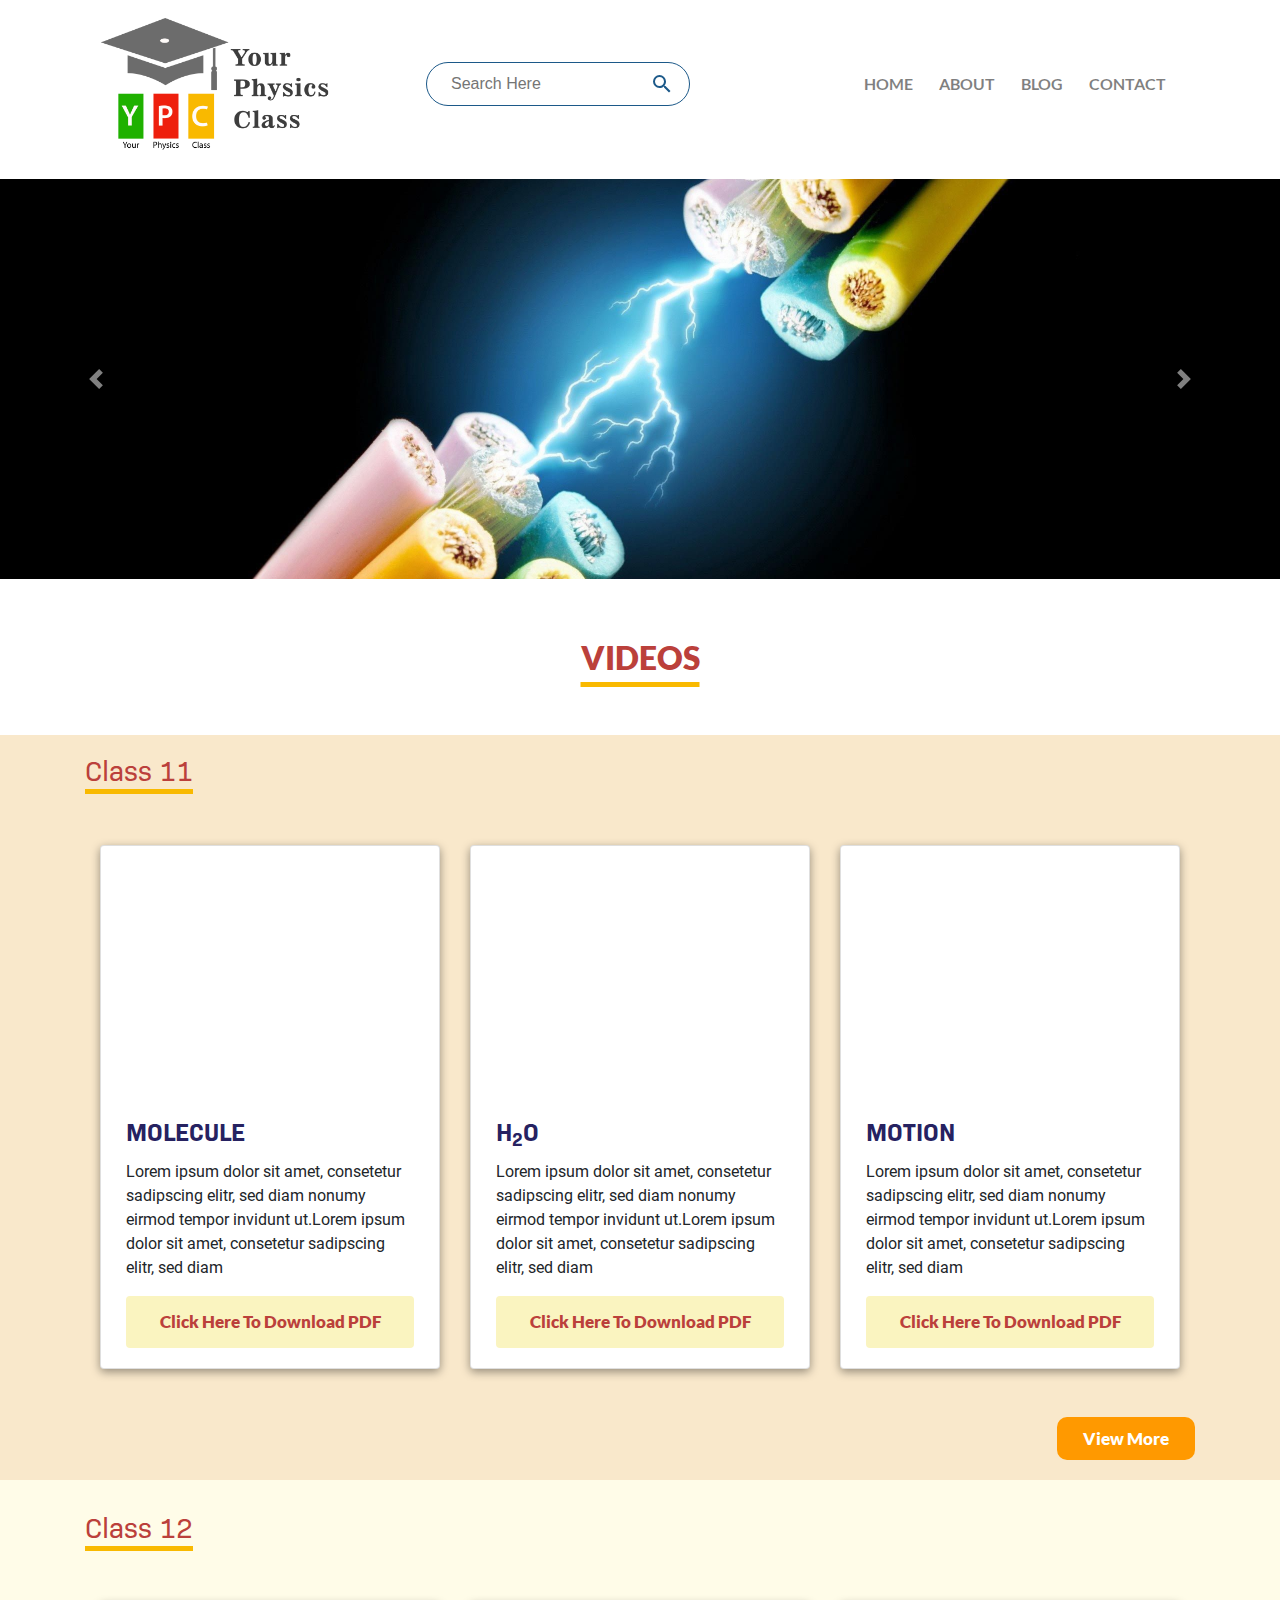
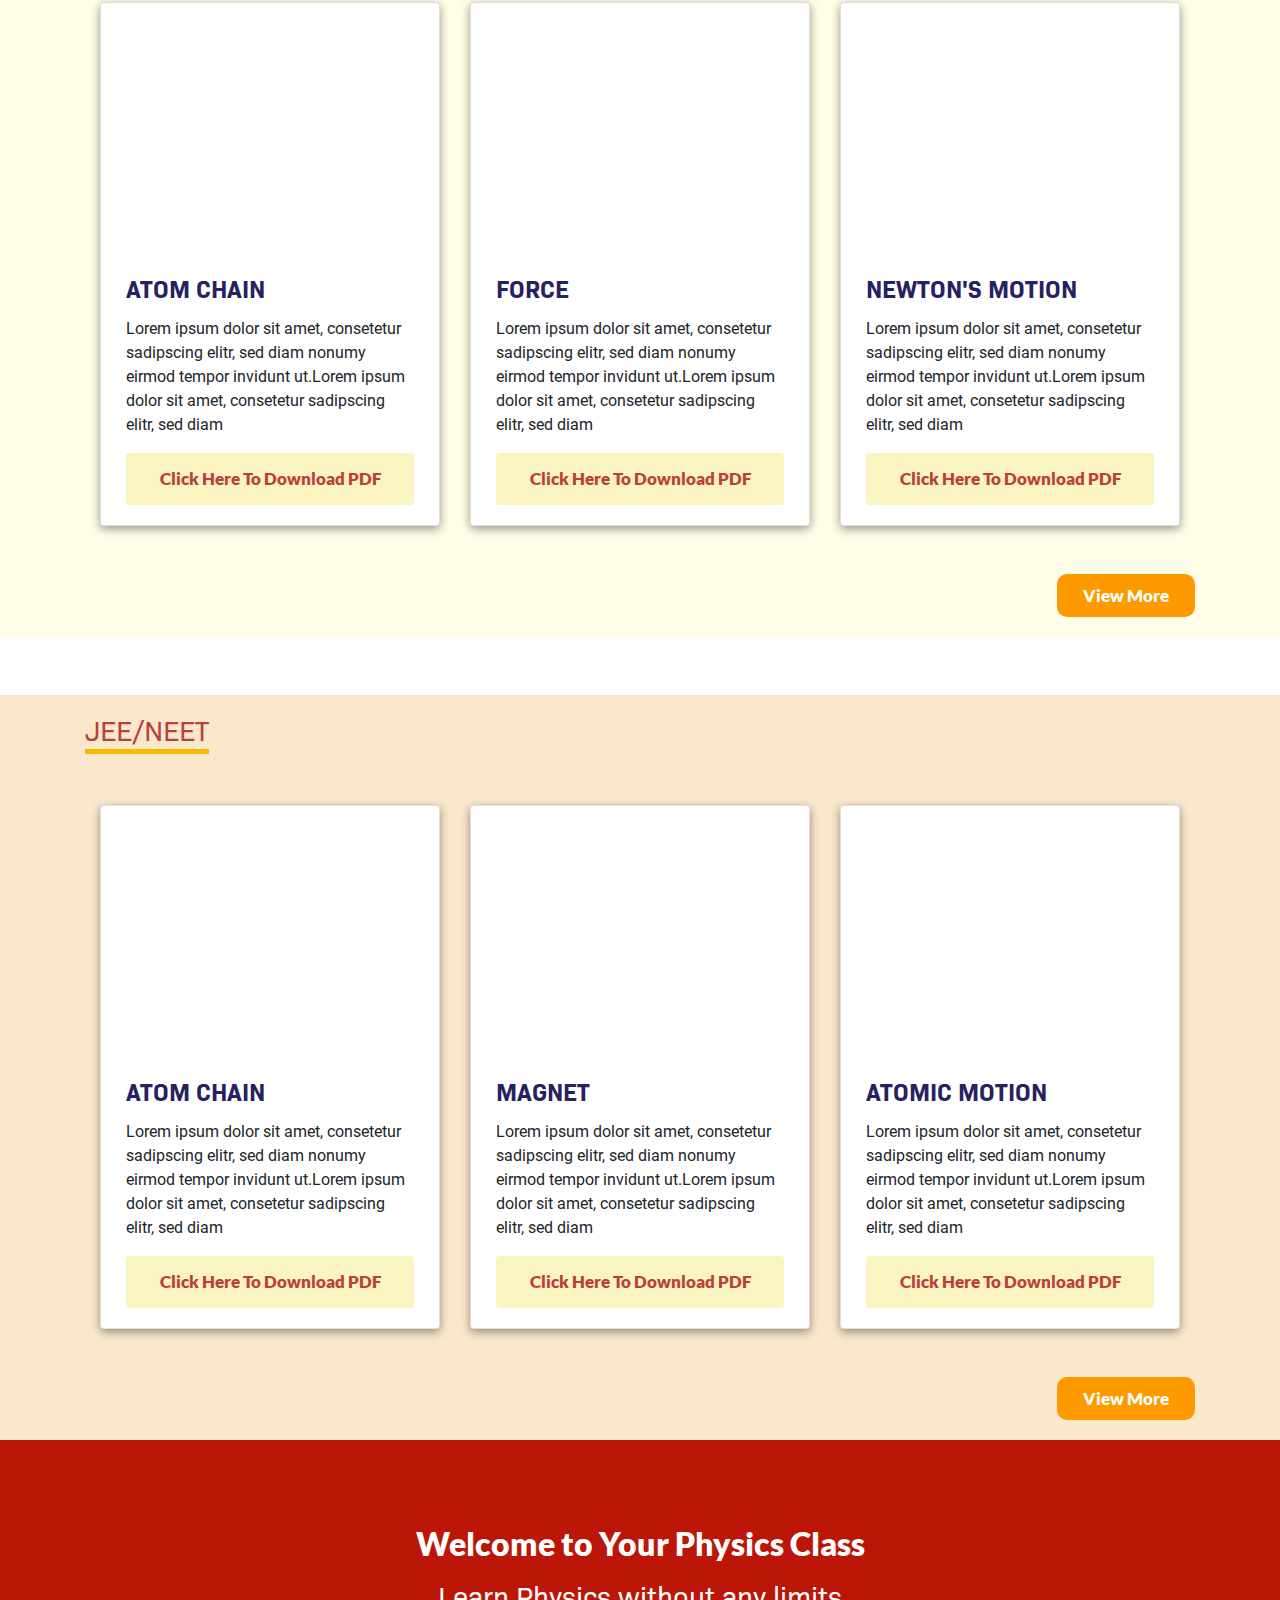
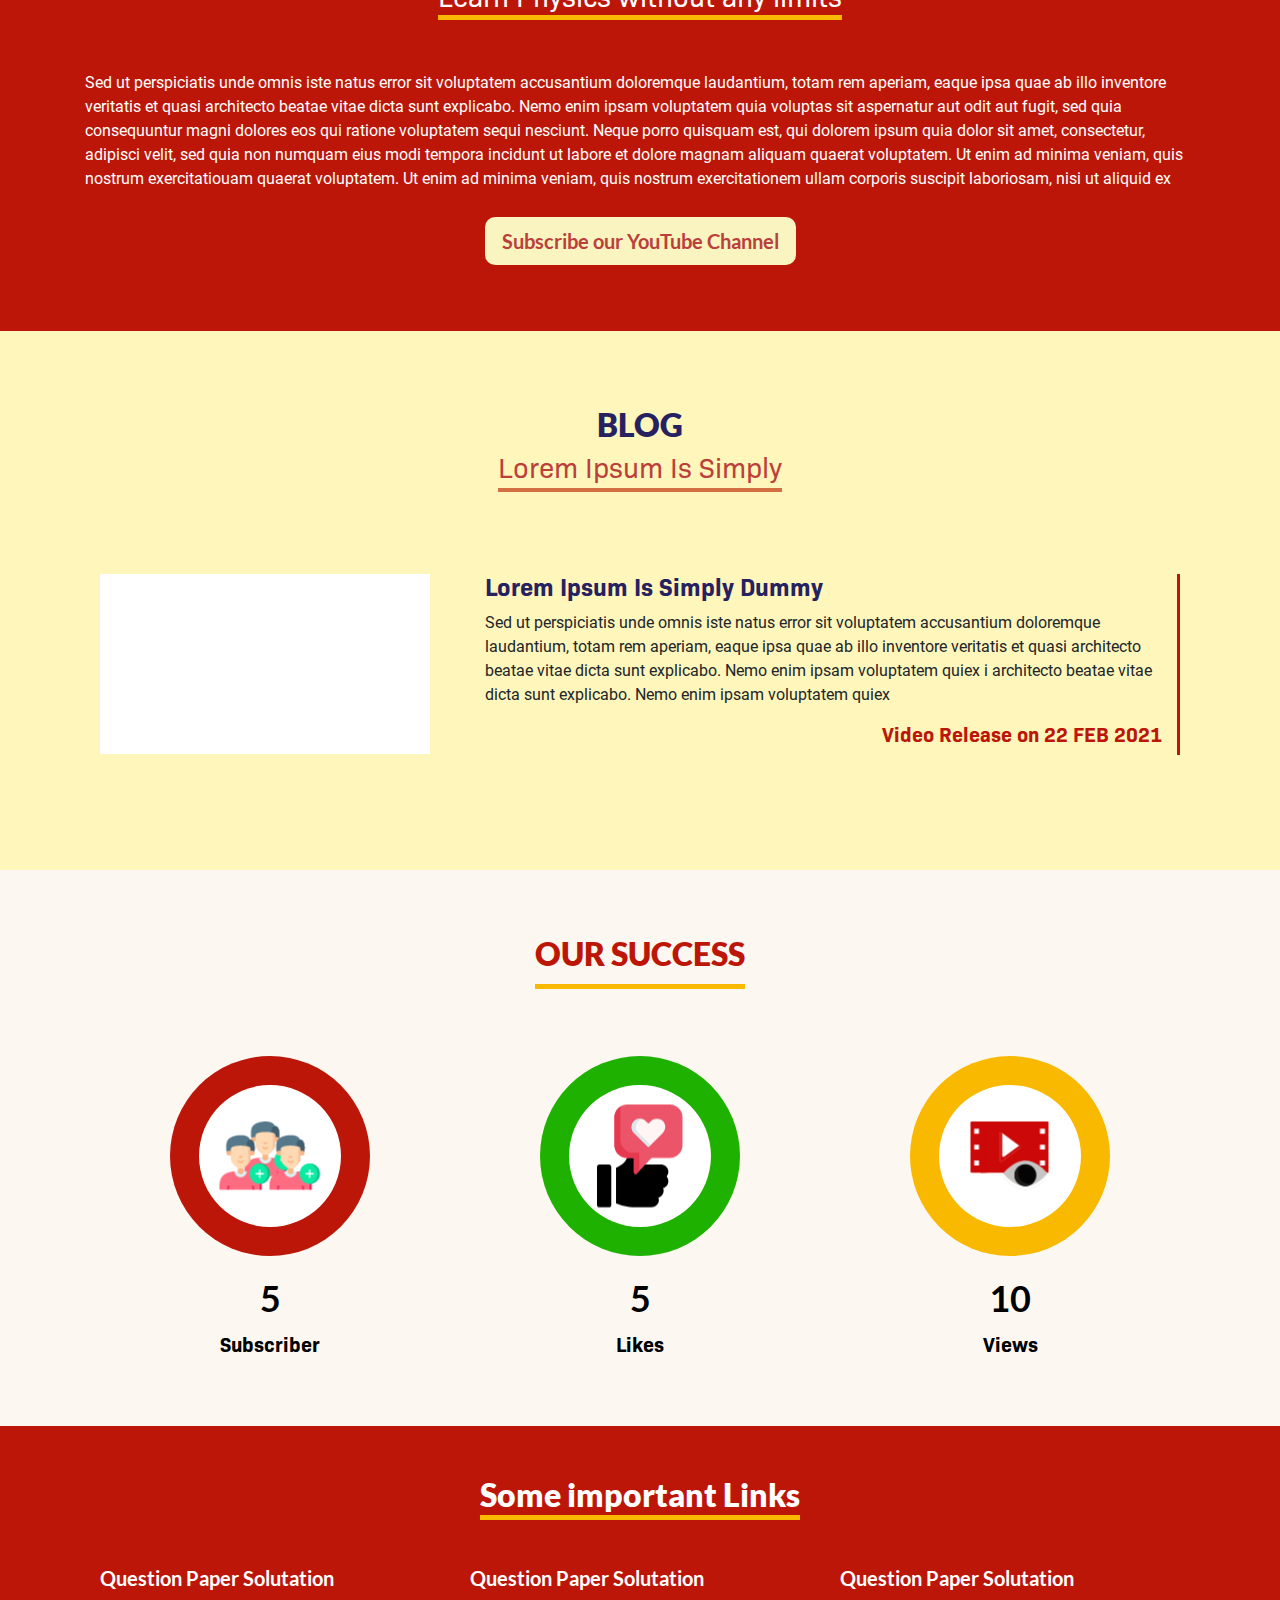
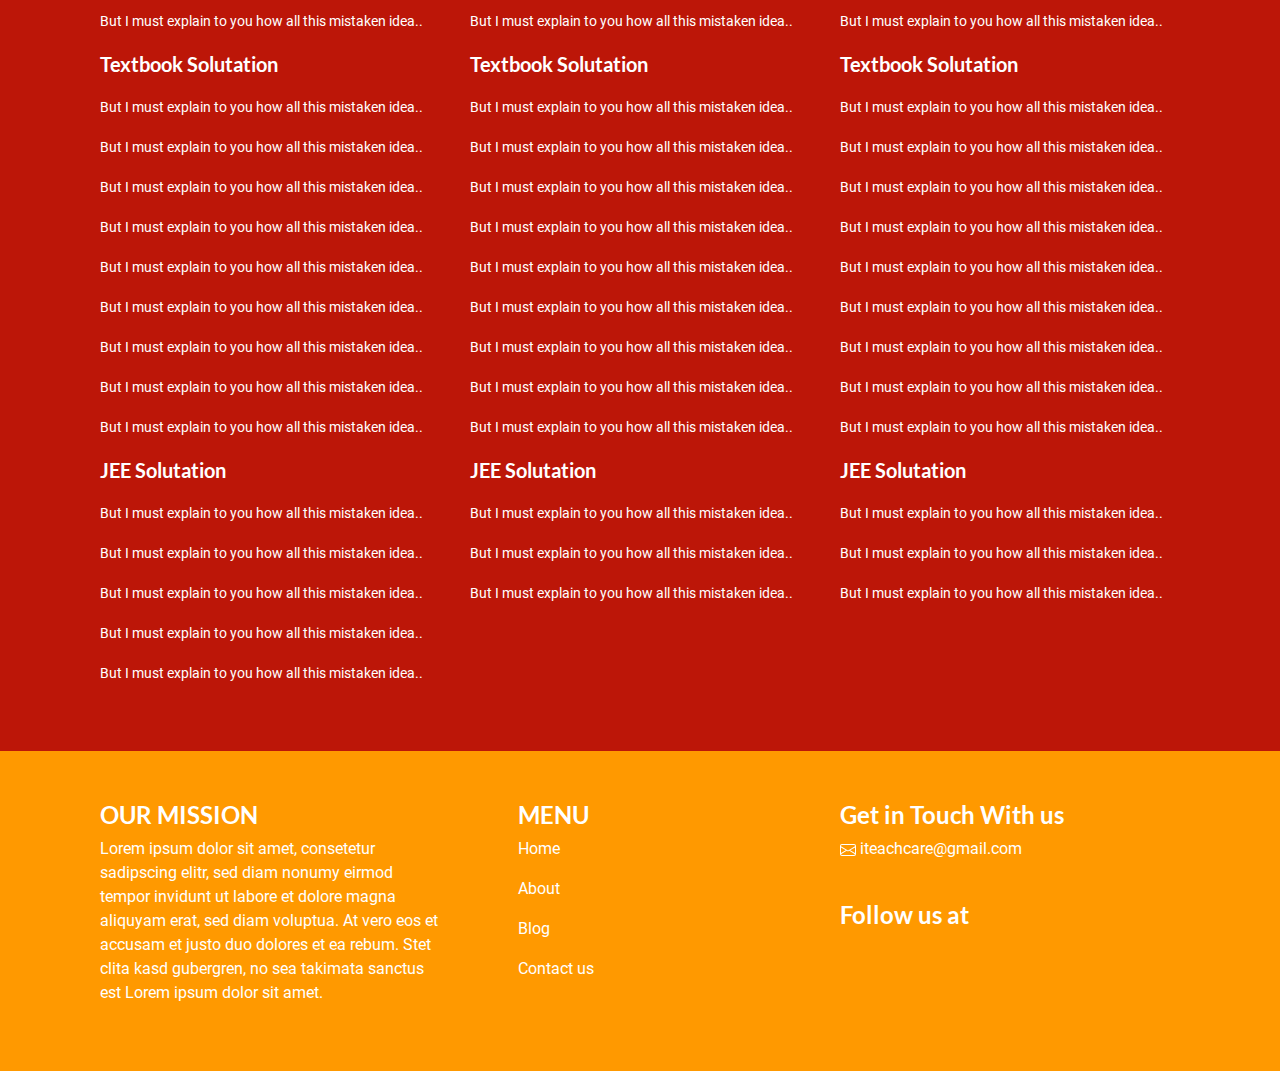
<file: index.html>
<!DOCTYPE html>
<html lang="en">
	<head>
	    <meta charset="UTF-8">
	    <meta http-equiv="X-UA-Compatible" content="IE=edge">
	    <meta name="viewport" content="width=device-width, initial-scale=1.0">
	    <title>Home-myphisics</title>
	     <!-- Bootstrap CSS -->
	    <link rel="stylesheet" href="css/bootstrap.min.css" >
	     <!-- font awesome css -->
	    <link rel="stylesheet" href="https://use.fontawesome.com/releases/v5.15.1/css/all.css" integrity="sha384-vp86vTRFVJgpjF9jiIGPEEqYqlDwgyBgEF109VFjmqGmIY/Y4HV4d3Gp2irVfcrp" crossorigin="anonymous">
	     <!-- css -->
	    <link rel="stylesheet" type="text/css" href="css/style.css">	     
	</head>
	<body>
		<!-- header section -->
	    <div class="container">
	      	<div class="row">
		        <div class="col">
		          <header>
		            <nav class="navbar navbar-expand-lg navbar-light">
		            	<a class="navbar-brand" href="index.html"><img src="img/final logo.png"  class="img-fluid " alt="logo"></a>
		              	<button class="navbar-toggler" type="button" data-toggle="collapse" data-target="#navbarSupportedContent"
		                aria-controls="navbarSupportedContent" aria-expanded="false" aria-label="Toggle navigation">
		                <span class="navbar-toggler-icon"></span>
		              	</button>
		            <div class="collapse navbar-collapse" id="navbarSupportedContent">
			            <div class="input-group searchBar">
			                <input type="text" id="searchQueryInput" placeholder="Search Here"
			                  aria-label="Search Here">
			                <button id="searchQuerySubmit" type="submit" name="searchQuerySubmit">
			                  <svg style="width:24px;height:24px;" viewBox="0 0 24 24">
			                    <path fill="#1C5989"
			                      d="M9.5,3A6.5,6.5 0 0,1 16,9.5C16,11.11 15.41,12.59 14.44,13.73L14.71,14H15.5L20.5,19L19,20.5L14,15.5V14.71L13.73,14.44C12.59,15.41 11.11,16 9.5,16A6.5,6.5 0 0,1 3,9.5A6.5,6.5 0 0,1 9.5,3M9.5,5C7,5 5,7 5,9.5C5,12 7,14 9.5,14C12,14 14,12 14,9.5C14,7 12,5 9.5,5Z" />
			                  </svg>
			                </button>
			            </div>
		                <ul class="navbar-nav ml-auto">
		                  	<li class="nav-item">
		                    	<a class="nav-link" href="index.html">HOME </a>
		                  	</li>
		                  	<li class="nav-item">
		                    	<a class="nav-link" href="about.html">ABOUT</a>
		                  	</li>
		                  	<li class="nav-item">
		                    	<a class="nav-link" href="blog.html">BLOG</a>
		                  	</li>
		                  	<li class="nav-item">
		                    	<a class="nav-link" href="contact.html">CONTACT</a>
		                  	</li>
		                </ul>
		            </div>
		            </nav>
		          </header>
		        </div>
	      	</div>
	    </div>
		<!-- Carousel sec -->
		<div class="container-fluid">
			<section class="carousel">
				<div id="carouselExampleControls" class="carousel slide" data-ride="carousel">
					<div class="carousel-inner">
					    <div class="carousel-item active">
					      <img src="img/banner1.png" class="d-block w-100" alt="...">
					    </div>
					    <div class="carousel-item">
					      <img src="img/banner1.png" class="d-block w-100" alt="...">
					    </div>
					    
					</div>
					<a class="carousel-control-prev" href="#carouselExampleControls" role="button" data-slide="prev">
					    <span class="carousel-control-prev-icon" aria-hidden="true"></span>
					    <span class="sr-only">Previous</span>
					</a>
					<a class="carousel-control-next" href="#carouselExampleControls" role="button" data-slide="next">
					    <span class="carousel-control-next-icon" aria-hidden="true"></span>
					    <span class="sr-only">Next</span>
					</a>
				</div>
			</section>			
			<!-- Videos sec start -->
			<section class="videos">
				<div class="row">
					<div class="col text-center">
						<h3>VIDEOS</h3>
					</div>
				</div>
				<!-- class11 -->
				<div class="class11">
					<div class="container">
						<div class="row text-left mb-5">
							<div class="col">
								<h4>Class 11</h4>
							</div>
						</div>
						<div class="row">							
							<div class="col-md-6 col-lg-4 mx-auto pkt-mar">
					            <div class="card mx-auto">
					              	<div class="embed-responsive embed-responsive-4by3">
					                	<iframe class="embed-responsive-item" src="https://www.youtube.com/embed/zpOULjyy-n8?rel=0" allowfullscreen></iframe>
					              	</div>
					              <div class="card-body">
					                <h5 class="card-title">MOLECULE</h5>
					                <p class="card-text">Lorem ipsum dolor sit amet, consetetur sadipscing elitr, sed diam nonumy eirmod tempor invidunt ut.Lorem ipsum dolor sit amet, consetetur sadipscing elitr, sed diam
					                </p>
					                <a href="#" class="btn btn-block btn-bg-pdf">Click Here To Download PDF</a>
					              </div>
					            </div>
					        </div>		
							<div class="col-md-6 col-lg-4 mx-auto pkt-mar">
					            <div class="card mx-auto">
					              	<div class="embed-responsive embed-responsive-4by3">
					                	<iframe class="embed-responsive-item" src="https://www.youtube.com/embed/zpOULjyy-n8?rel=0" allowfullscreen></iframe>
					              	</div>
					              <div class="card-body">
					                <h5 class="card-title">H<sub>2</sub>O</h5>
					                <p class="card-text">Lorem ipsum dolor sit amet, consetetur sadipscing elitr, sed diam nonumy eirmod tempor invidunt ut.Lorem ipsum dolor sit amet, consetetur sadipscing elitr, sed diam
					                </p>
					                <a href="#" class="btn btn-block btn-bg-pdf">Click Here To Download PDF</a>
					              </div>
					            </div>
					        </div>			
							<div class="col-md-6 col-lg-4 mx-auto">
					            <div class="card mx-auto">
					              	<div class="embed-responsive embed-responsive-4by3">
					                	<iframe class="embed-responsive-item" src="https://www.youtube.com/embed/zpOULjyy-n8?rel=0" allowfullscreen></iframe>
					              	</div>
					              <div class="card-body">
					                <h5 class="card-title">MOTION</h5>
					                <p class="card-text">Lorem ipsum dolor sit amet, consetetur sadipscing elitr, sed diam nonumy eirmod tempor invidunt ut.Lorem ipsum dolor sit amet, consetetur sadipscing elitr, sed diam
					                </p>
					                <a href="#" class="btn btn-block btn-bg-pdf">Click Here To Download PDF</a>
					              </div>
					            </div>
					        </div>							
						</div>
						<div class="row mt-5">
							<div class="col text-right">
								<a href="class11.html" class="btn btn-bg">View More</a>
							</div>
						</div>
					</div>
				</div>
				<!-- class12 -->
				<div class="class12">
					<div class="container">
						<div class="row text-left mb-5">
							<div class="col">
								<h4>Class 12</h4>
							</div>
						</div>
						<div class="row">							
							<div class="col-md-6 col-lg-4 mx-auto pkt-mar">
					            <div class="card mx-auto">
					              <div class="embed-responsive embed-responsive-4by3">
					                <iframe class="embed-responsive-item" src="https://www.youtube.com/embed/zpOULjyy-n8?rel=0" allowfullscreen></iframe>
					              </div>
					              <div class="card-body">
					                <h5 class="card-title">ATOM CHAIN</h5>
					                <p class="card-text">Lorem ipsum dolor sit amet, consetetur sadipscing elitr, sed diam nonumy eirmod tempor invidunt ut.Lorem ipsum dolor sit amet, consetetur sadipscing elitr, sed diam
					                </p>
					                <a href="#" class="btn btn-block btn-bg-pdf">Click Here To Download PDF</a>
					              </div>
					            </div>
					        </div>		
							<div class="col-md-6 col-lg-4 mx-auto pkt-mar">
					            <div class="card mx-auto">
					              <div class="embed-responsive embed-responsive-4by3">
					                <iframe class="embed-responsive-item" src="https://www.youtube.com/embed/zpOULjyy-n8?rel=0" allowfullscreen></iframe>
					              </div>
					              <div class="card-body">
					                <h5 class="card-title">FORCE</h5>
					                <p class="card-text">Lorem ipsum dolor sit amet, consetetur sadipscing elitr, sed diam nonumy eirmod tempor invidunt ut.Lorem ipsum dolor sit amet, consetetur sadipscing elitr, sed diam
					                </p>
					                <a href="#" class="btn btn-block btn-bg-pdf">Click Here To Download PDF</a>
					              </div>
					            </div>
					        </div>			
							<div class="col-md-6 col-lg-4 mx-auto pkt-mar">
					            <div class="card mx-auto">
					              <div class="embed-responsive embed-responsive-4by3">
					                <iframe class="embed-responsive-item" src="https://www.youtube.com/embed/zpOULjyy-n8?rel=0" allowfullscreen></iframe>
					              </div>
					              <div class="card-body">
					                <h5 class="card-title">NEWTON'S MOTION</h5>
					                <p class="card-text">Lorem ipsum dolor sit amet, consetetur sadipscing elitr, sed diam nonumy eirmod tempor invidunt ut.Lorem ipsum dolor sit amet, consetetur sadipscing elitr, sed diam
					                </p>
					                <a href="#" class="btn btn-block btn-bg-pdf">Click Here To Download PDF</a>
					              </div>
					            </div>
					        </div>							
						</div>
						<div class="row mt-5">
							<div class="col text-right">
								<a href="class12.html" class="btn btn-bg">View More</a>
							</div>
						</div>
					</div>
				</div>
				<!-- JEE -->
				<div class="jee">
					<div class="container">
						<div class="row text-left mb-5">
							<div class="col">
								<h4>JEE/NEET</h4>
							</div>
						</div>
						<div class="row">							
							<div class="col-md-6 col-lg-4 mx-auto pkt-mar">
					            <div class="card mx-auto">
					              <div class="embed-responsive embed-responsive-4by3">
					                <iframe class="embed-responsive-item" src="https://www.youtube.com/embed/zpOULjyy-n8?rel=0" allowfullscreen></iframe>
					              </div>
					              <div class="card-body">
					                <h5 class="card-title">ATOM CHAIN</h5>
					                <p class="card-text">Lorem ipsum dolor sit amet, consetetur sadipscing elitr, sed diam nonumy eirmod tempor invidunt ut.Lorem ipsum dolor sit amet, consetetur sadipscing elitr, sed diam
					                </p>
					                <a href="#" class="btn btn-block btn-bg-pdf">Click Here To Download PDF</a>
					              </div>
					            </div>
					        </div>		
							<div class="col-md-6 col-lg-4 mx-auto pkt-mar">
					            <div class="card mx-auto">
					              <div class="embed-responsive embed-responsive-4by3">
					                <iframe class="embed-responsive-item" src="https://www.youtube.com/embed/zpOULjyy-n8?rel=0" allowfullscreen></iframe>
					              </div>
					              <div class="card-body">
					                <h5 class="card-title">MAGNET</h5>
					                <p class="card-text">Lorem ipsum dolor sit amet, consetetur sadipscing elitr, sed diam nonumy eirmod tempor invidunt ut.Lorem ipsum dolor sit amet, consetetur sadipscing elitr, sed diam
					                </p>
					                <a href="#" class="btn btn-block btn-bg-pdf">Click Here To Download PDF</a>
					              </div>
					            </div>
					        </div>			
							<div class="col-md-6 col-lg-4 mx-auto pkt-mar">
					            <div class="card mx-auto">
					              <div class="embed-responsive embed-responsive-4by3">
					                <iframe class="embed-responsive-item" src="https://www.youtube.com/embed/zpOULjyy-n8?rel=0" allowfullscreen></iframe>
					              </div>
					              <div class="card-body">
					                <h5 class="card-title">ATOMIC MOTION</h5>
					                <p class="card-text">Lorem ipsum dolor sit amet, consetetur sadipscing elitr, sed diam nonumy eirmod tempor invidunt ut.Lorem ipsum dolor sit amet, consetetur sadipscing elitr, sed diam
					                </p>
					                <a href="#" class="btn btn-block btn-bg-pdf">Click Here To Download PDF</a>
					              </div>
					            </div>
					        </div>							
						</div>
						<div class="row mt-5">
							<div class="col text-right">
								<a href="jee.html" class="btn btn-bg">View More</a>
							</div>
						</div>
					</div>
				</div>
			</section>
			<!-- youtube -->
			<section class="youtube">
				<div class="container">
				<div class="row">
					<div class="col text-center">
						<h3>Welcome to Your Physics Class</h3>						
					</div>
				</div>
				<div class="row">
					<div class="col text-center">
						<h4>Learn Physics without any limits</h4>					
					</div>
				</div>
				<div class="row">
					<div class="col mt-5">
						<p>
							Sed ut perspiciatis unde omnis iste natus error sit voluptatem accusantium doloremque laudantium, totam rem aperiam, eaque ipsa quae ab illo inventore veritatis et quasi architecto beatae vitae dicta sunt explicabo. Nemo enim ipsam voluptatem quia voluptas sit aspernatur aut odit aut fugit, sed quia consequuntur magni dolores eos qui ratione voluptatem sequi nesciunt. Neque porro quisquam est, qui dolorem ipsum quia dolor sit amet, consectetur, adipisci velit, sed quia non numquam eius modi tempora incidunt ut labore et dolore magnam aliquam quaerat voluptatem. Ut enim ad minima veniam, quis nostrum exercitatiouam quaerat voluptatem. Ut enim ad minima veniam, quis nostrum exercitationem ullam corporis suscipit laboriosam, nisi ut aliquid ex
						</p>
					</div>
				</div>
				<div class="row">
					<div class="col text-center ">
						<p><a class="btn btn-lg" href="#" role="button">Subscribe our YouTube Channel</a></p>					
					</div>
				</div>
				</div>			
			</section>
			<!-- Blog -->
			<section class="blog">
				<div class="container">
					<div class="row">
						<div class="col text-center">
							<h3 class="txt-blue">BLOG</h3>
						</div>
					</div>
					<div class="row">
						<div class="col text-center">
							<h4 class="blod-sec-undrline">Lorem Ipsum Is Simply </h4>
						</div>
					</div>
					<div class="row">
						<div class="col-md">
							<div class="media media-mar">
							  <img src="img/Rectangle.png" class="align-self-start img-fluid mr-3">
							  <div class="col-sm-8 col-md  media-body">
							    <h5 class="mt-0">Lorem Ipsum Is Simply Dummy</h5>
							    <p>Sed ut perspiciatis unde omnis iste natus error sit voluptatem accusantium doloremque laudantium, totam rem aperiam, eaque ipsa quae ab illo inventore veritatis et quasi architecto beatae vitae dicta sunt explicabo. Nemo enim ipsam voluptatem quiex i architecto beatae vitae dicta sunt explicabo. Nemo enim ipsam voluptatem quiex</p>
							    <a href="blog.html" class="text-right text-decoration-none"><h6>Video Release on 22 FEB 2021</h6></a>
							  </div>
							</div>
						</div>
					</div>
				</div>
			</section>
			<!-- success -->
			<section class="success">
				<div class="container">
					<div class="row suc-mar">
						<div class="col text-center">
							<h3>OUR SUCCESS</h3>
						</div>
					</div>
					<div class="row">
						<div class="col-md-4 text-center">
							<div class="cir sub mx-auto">
								<div class="small_cir">
									<img src="img/sub.png">								
								</div>	
							</div>
							<div class="counter-container">	     
						      <div class="counter" data-target="10"></div>			      
					    	</div>
							<p>Subscriber</p>
						</div>
						<div class="col-md-4 text-center">
							<div class="cir like mx-auto">
								<div class="small_cir">
									<img src="img/like.png">							
								</div>	
							</div>
							<div class="counter-container">	      
						      <div class="counter" data-target="5"></div>			      
						    </div>
							<p>Likes</p>
						</div>
						<div class="col-md-4 text-center">
							<div class="cir view mx-auto">
								<div class="small_cir">
									<img src="img/view.png">							
								</div>	
							</div>
							<div class="counter-container">	      
						      <div class="counter" data-target="12"></div>			      
						    </div>
							<p>Views</p>
						</div>
					</div>
				</div>
			</section>
			<!-- links -->
			<section class="links">
				<div class="container">
				<div class="row">
					<div class="col text-center">
						<h3>Some important Links</h3>
					</div>
				</div>
				<div class="row link-mar">
					<div class="col-md">
						<p><span>Question Paper Solutation</span></p>
						<p><a href="#">But I must explain to you how all this mistaken idea..</a></p>
						<p><span>Textbook Solutation</span></p>
						<p><a href="#">But I must explain to you how all this mistaken idea..</a></p>
						<p><a href="#">But I must explain to you how all this mistaken idea..</a></p>
						<p><a href="#">But I must explain to you how all this mistaken idea..</a></p>
						<p><a href="#">But I must explain to you how all this mistaken idea..</a></p>
						<p><a href="#">But I must explain to you how all this mistaken idea..</a></p>
						<p><a href="#">But I must explain to you how all this mistaken idea..</a></p>
						<p><a href="#">But I must explain to you how all this mistaken idea..</a></p>
						<p><a href="#">But I must explain to you how all this mistaken idea..</a></p>
						<p><a href="#">But I must explain to you how all this mistaken idea..</a></p>
						<p><span>JEE Solutation</span></p>
						<p><a href="#">But I must explain to you how all this mistaken idea..</a></p>
						<p><a href="#">But I must explain to you how all this mistaken idea..</a></p>
						<p><a href="#">But I must explain to you how all this mistaken idea..</a></p>
						<p><a href="#">But I must explain to you how all this mistaken idea..</a></p>
						<p><a href="#">But I must explain to you how all this mistaken idea..</a></p>
					</div>
					<div class="col-md">
						<p><span>Question Paper Solutation</span></p>
						<p><a href="#">But I must explain to you how all this mistaken idea..</a></p>
						<p><span>Textbook Solutation</span></p>
						<p><a href="#">But I must explain to you how all this mistaken idea..</a></p>
						<p><a href="#">But I must explain to you how all this mistaken idea..</a></p>
						<p><a href="#">But I must explain to you how all this mistaken idea..</a></p>
						<p><a href="#">But I must explain to you how all this mistaken idea..</a></p>
						<p><a href="#">But I must explain to you how all this mistaken idea..</a></p>
						<p><a href="#">But I must explain to you how all this mistaken idea..</a></p>
						<p><a href="#">But I must explain to you how all this mistaken idea..</a></p>
						<p><a href="#">But I must explain to you how all this mistaken idea..</a></p>
						<p><a href="#">But I must explain to you how all this mistaken idea..</a></p>
						<p><span>JEE Solutation</span></p>
						<p><a href="#">But I must explain to you how all this mistaken idea..</a></p>
						<p><a href="#">But I must explain to you how all this mistaken idea..</a></p>
						<p><a href="#">But I must explain to you how all this mistaken idea..</a></p>						
					</div>
					<div class="col-md">
						<p><span>Question Paper Solutation</span></p>
						<p><a href="#">But I must explain to you how all this mistaken idea..</a></p>
						<p><span>Textbook Solutation</span></p>
						<p><a href="#">But I must explain to you how all this mistaken idea..</a></p>
						<p><a href="#">But I must explain to you how all this mistaken idea..</a></p>
						<p><a href="#">But I must explain to you how all this mistaken idea..</a></p>
						<p><a href="#">But I must explain to you how all this mistaken idea..</a></p>
						<p><a href="#">But I must explain to you how all this mistaken idea..</a></p>
						<p><a href="#">But I must explain to you how all this mistaken idea..</a></p>
						<p><a href="#">But I must explain to you how all this mistaken idea..</a></p>
						<p><a href="#">But I must explain to you how all this mistaken idea..</a></p>
						<p><a href="#">But I must explain to you how all this mistaken idea..</a></p>
						<p><span>JEE Solutation</span></p>
						<p><a href="#">But I must explain to you how all this mistaken idea..</a></p>
						<p><a href="#">But I must explain to you how all this mistaken idea..</a></p>
						<p><a href="#">But I must explain to you how all this mistaken idea..</a></p>
						
					</div>
				</div>
				</div>
			</section>
		</div>
		<!-- footer section -->
	    <div class="container-fluid">
	      	<section class="foot">
		        <div class="container">
		          <footer>
		            <div class="row text-white">
		              <div class="col-md-4 ">
		                <h3>OUR MISSION</h3>
		                <p>
		                  Lorem ipsum dolor sit amet, consetetur sadipscing elitr, sed diam nonumy eirmod tempor invidunt ut labore et
		                  dolore
		                  magna aliquyam erat, sed diam voluptua. At vero eos et accusam et justo duo dolores et ea rebum. Stet clita
		                  kasd
		                  gubergren, no sea takimata sanctus est Lorem ipsum dolor sit amet.
		                </p>
		              </div>
		              <div class="col-md-4">
		                <h3 class="ml-5 ">MENU</h3>
		                <p class="ml-5 "><a href="index.html" class="text-white text-decoration-none">Home</a></p>
		                <p class="ml-5 "><a href="about.html" class="text-white text-decoration-none">About</a></p>
		                <p class="ml-5 "><a href="blog.html" class="text-white text-decoration-none">Blog</a></p>
		                <p class="ml-5 "><a href="contact.html" class="text-white text-decoration-none">Contact us</a></p>
		              </div>
		              <div class="col-md-4 social_icon_index">
		                <h3>Get in Touch With us</h3>
		                <p><span><svg xmlns="http://www.w3.org/2000/svg" width="16" height="16" fill="currentColor"
		                      class="bi bi-envelope" viewBox="0 0 16 16">
		                      <path
		                        d="M0 4a2 2 0 0 1 2-2h12a2 2 0 0 1 2 2v8a2 2 0 0 1-2 2H2a2 2 0 0 1-2-2V4zm2-1a1 1 0 0 0-1 1v.217l7 4.2 7-4.2V4a1 1 0 0 0-1-1H2zm13 2.383-4.758 2.855L15 11.114v-5.73zm-.034 6.878L9.271 8.82 8 9.583 6.728 8.82l-5.694 3.44A1 1 0 0 0 2 13h12a1 1 0 0 0 .966-.739zM1 11.114l4.758-2.876L1 5.383v5.73z" />
		                    </svg></span> iteachcare@gmail.com
		                </p>
		                <h3 class="pt-4">Follow us at</h3>
		                <p>
		                  <a href=""><i class="fab fa-twitter fa-2x mr-2 " style="color:#0A8DC9"></i></a>
		                  <a href=""><i class="fab fa-instagram fa-2x mr-2" style="color:#f81f43"></i></a>
		                  <a href=""><i class="fab fa-facebook fa-2x mr-2" style="color:#3B5998"></i></a>
		                  <a href=""><i class="fab fa-youtube fa-2x" style="color:#FF0000"></i></a>
		                </p>
		              </div>
		        
		            </div>
		          </footer>
		        </div>
	      	</section>
	    </div>

			<script type="text/javascript">const counters = document.querySelectorAll(".counter");

				counters.forEach((counter) => {
				  counter.innerText = "0";
				  const updateCounter = () => {
				    const target = +counter.getAttribute("data-target");
				    const count = +counter.innerText;
				    const increment = target / 10;
				    if (count < target) {
				      counter.innerText = `${Math.ceil(count + increment)}`;
				      setTimeout(updateCounter, 200);
				    } else counter.innerText = target;
				  };
				  updateCounter();
				});
			</script>
	     <!-- Option 1: jQuery and Bootstrap Bundle (includes Popper) -->
	        <script src="js/bootstrap.bundle.min.js" ></script>
	        <!-- JS Script -->
	     	<script src="js/jquery-3.6.0.min.js"></script>
	</body>
</html>
</file>
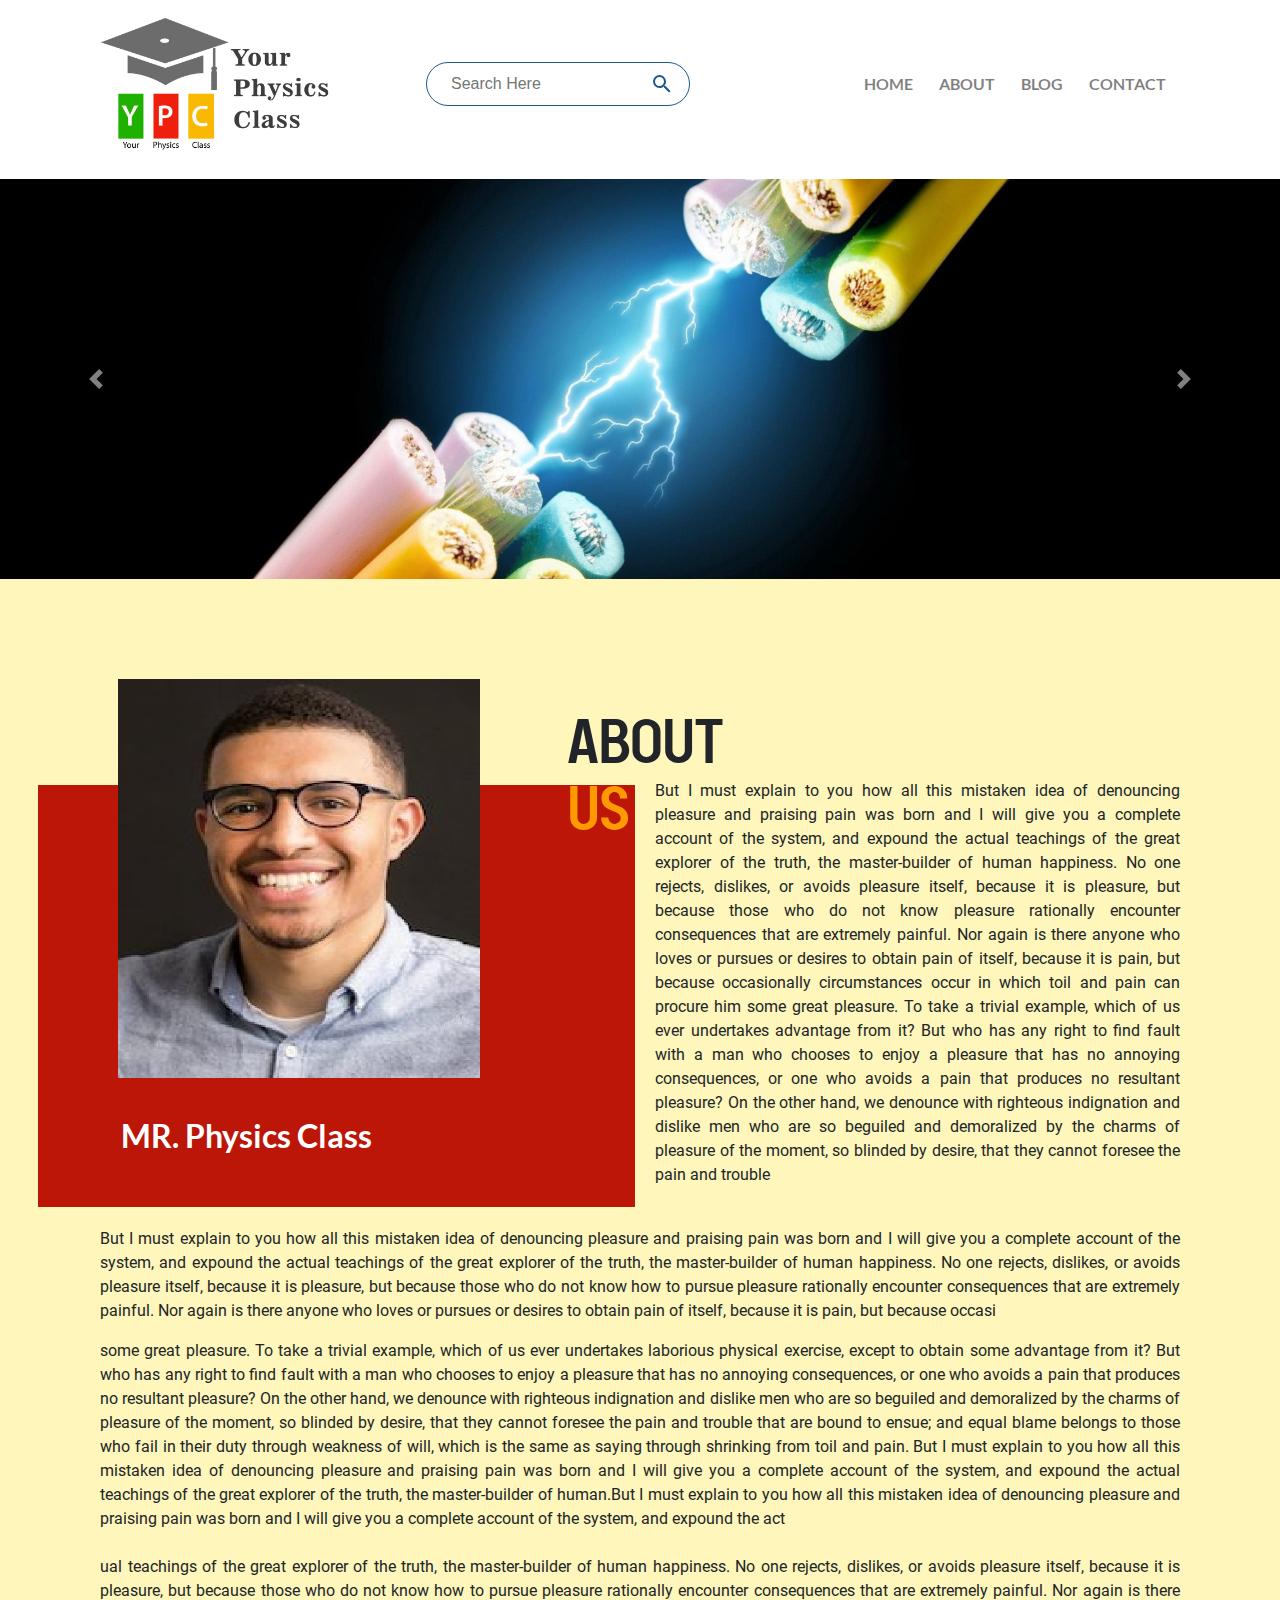
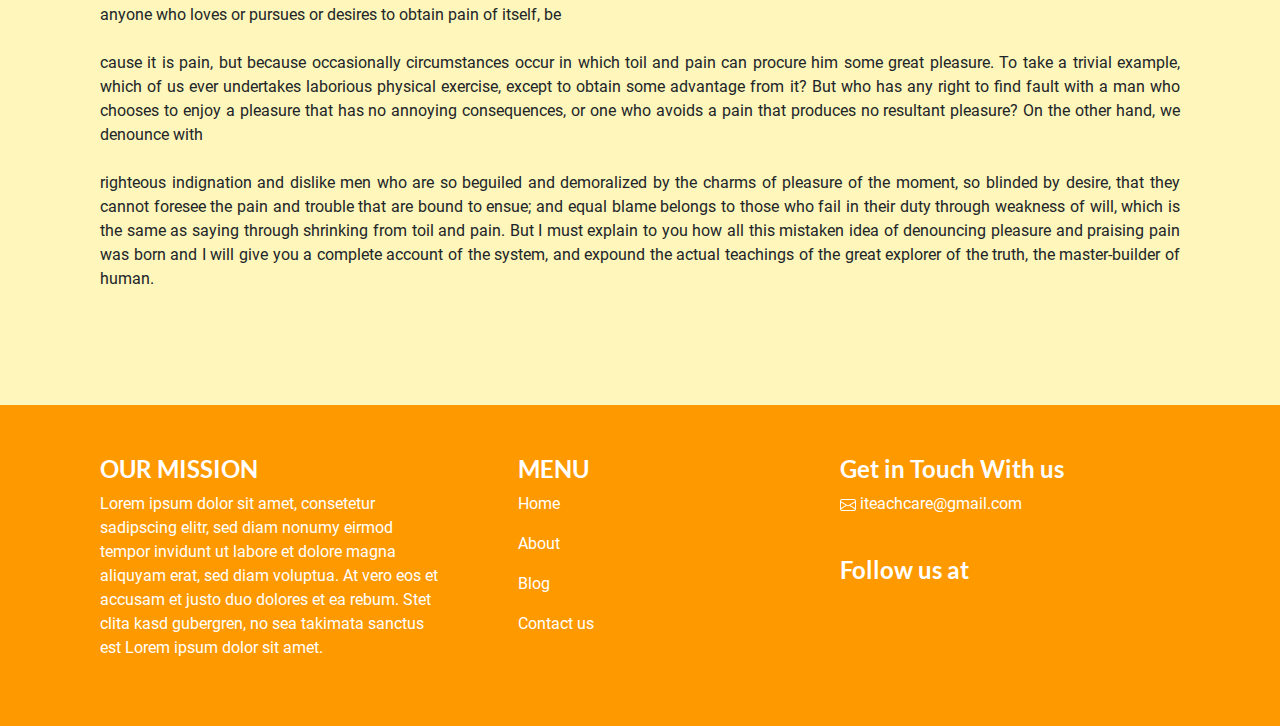
<file: about.html>
<!DOCTYPE html>
<html lang="en">
<head>
    <meta charset="UTF-8">
    <meta http-equiv="X-UA-Compatible" content="IE=edge">
    <meta name="viewport" content="width=device-width, initial-scale=1.0">

    <!-- Bootstrap CSS -->
    <link rel="stylesheet" href="css/bootstrap.min.css">
    <link rel="stylesheet" href="https://use.fontawesome.com/releases/v5.15.1/css/all.css"
        integrity="sha384-vp86vTRFVJgpjF9jiIGPEEqYqlDwgyBgEF109VFjmqGmIY/Y4HV4d3Gp2irVfcrp" crossorigin="anonymous">
    <link rel="stylesheet" href="css/style.css">
    <title>About Page</title>
</head>
<body>
        <!-- header section -->
        <div class="container">
          <div class="row">
            <div class="col">
              <header>
                <nav class="navbar navbar-expand-lg navbar-light">
                  <a class="navbar-brand" href="index.html"><img src="img/final logo.png" class="img-fluid" alt="logo"></a>
                  <button class="navbar-toggler" type="button" data-toggle="collapse" data-target="#navbarSupportedContent"
                    aria-controls="navbarSupportedContent" aria-expanded="false" aria-label="Toggle navigation">
                    <span class="navbar-toggler-icon"></span>
                  </button>
                  <div class="collapse navbar-collapse" id="navbarSupportedContent">
                    <div class="input-group searchBar">
                      <input onclick="inputFunction()" type="text" id="searchQueryInput" placeholder="Search Here"
                        aria-label="Search Here">
                      <button id="searchQuerySubmit" type="submit" name="searchQuerySubmit">
                        <svg style="width:24px;height:24px;" viewBox="0 0 24 24">
                          <path fill="#1C5989"
                            d="M9.5,3A6.5,6.5 0 0,1 16,9.5C16,11.11 15.41,12.59 14.44,13.73L14.71,14H15.5L20.5,19L19,20.5L14,15.5V14.71L13.73,14.44C12.59,15.41 11.11,16 9.5,16A6.5,6.5 0 0,1 3,9.5A6.5,6.5 0 0,1 9.5,3M9.5,5C7,5 5,7 5,9.5C5,12 7,14 9.5,14C12,14 14,12 14,9.5C14,7 12,5 9.5,5Z" />
                        </svg>
                      </button>
                    </div>
                    <ul class="navbar-nav ml-auto">
                      <li class="nav-item">
                        <a class="nav-link" href="index.html">HOME </a>
                      </li>
                      <li class="nav-item">
                        <a class="nav-link" href="about.html">ABOUT</a>
                      </li>
                      <li class="nav-item">
                        <a class="nav-link" href="blog.html">BLOG</a>
                      </li>
                      <li class="nav-item">
                        <a class="nav-link" href="contact.html">CONTACT</a>
                      </li>
                    </ul>
                  </div>
                </nav>
              </header>
            </div>
          </div>
        </div>
        <!-- Carousel sec -->
        <div class="container-fluid">
            <section class="carousel">
                <div id="carouselExampleControls" class="carousel slide" data-ride="carousel">
                    <div class="carousel-inner">
                        <div class="carousel-item active">
                          <img src="img/banner1.png" class="d-block w-100" alt="...">
                        </div>
                        <div class="carousel-item">
                          <img src="img/banner1.png" class="d-block w-100" alt="...">
                        </div>
                        
                    </div>
                    <a class="carousel-control-prev" href="#carouselExampleControls" role="button" data-slide="prev">
                        <span class="carousel-control-prev-icon" aria-hidden="true"></span>
                        <span class="sr-only">Previous</span>
                    </a>
                    <a class="carousel-control-next" href="#carouselExampleControls" role="button" data-slide="next">
                        <span class="carousel-control-next-icon" aria-hidden="true"></span>
                        <span class="sr-only">Next</span>
                    </a>
                </div>
            </section>
        </div>


    <!-- about >> image_sec section -->
    <div class="container-fluid about_sec">
        <div class="container ">
            <div class="row">
                <div class="col-lg-6 pkt-mar">
                    <div class="container-fluid">
                        <div class="row">
                            <div class="col image_sec">
                                <div class="red_box">
                                    <h1>ABOUT <br><span>US</span></h1>
                                    <h3 class="text-white text-center">MR. Physics Class</h3>
                                    <img src="img/Rectangle 2426.png" alt="">
                                </div>
                            </div>
                        </div>
                    </div>
                </div>
                <div class="col-lg-6 just">
                    <p class="text-justify">
                        But I must explain to you how all this mistaken idea of denouncing pleasure and praising pain was born and I will give
                        you a complete account of the system, and expound the actual teachings of the great explorer of the truth, the
                        master-builder of human happiness. No one rejects, dislikes, or avoids pleasure itself, because it is pleasure, but
                        because those who do not know

                        pleasure rationally encounter consequences that are extremely painful. Nor again is there anyone who loves or pursues or
                        desires to obtain pain of itself, because it is pain, but because occasionally circumstances occur in which toil and
                        pain can procure him some great pleasure. To take a trivial example, which of us ever undertakes
                        advantage from it? But who has any right to find fault with a man who chooses to enjoy a pleasure that has no annoying
                        consequences, or one who avoids a pain that produces no resultant pleasure? On the other hand, we denounce with
                        righteous indignation and dislike men who are so beguiled and demoralized by the charms of pleasure of the moment, so
                        blinded by desire, that they cannot foresee the pain and trouble                     
                    </p>
                </div>
            </div>
            <div class="row mt-4">
                <div class="col-md text-justify">
                    <p>
                        But I must explain to you how all this mistaken idea of denouncing pleasure and praising pain was born and I will give
                        you a complete account of the system, and expound the actual teachings of the great explorer of the truth, the
                        master-builder of human happiness. No one rejects, dislikes, or avoids pleasure itself, because it is pleasure, but
                        because those who do not know how to pursue pleasure rationally encounter consequences that are extremely painful. Nor
                        again is there anyone who loves or pursues or desires to obtain pain of itself, because it is pain, but because occasi

                    </p>
                    <p class="pb-5 text-justify">
                        some great pleasure. To take a trivial example, which of us ever undertakes laborious physical exercise, except to
                        obtain some advantage from it? But who has any right to find fault with a man who chooses to enjoy a pleasure that has
                        no annoying consequences, or one who avoids a pain that produces no resultant pleasure? On the other hand, we denounce
                        with righteous indignation and dislike men who are so beguiled and demoralized by the charms of pleasure of the moment,
                        so blinded by desire, that they cannot foresee the pain and trouble that are bound to ensue; and equal blame belongs to
                        those who fail in their duty through weakness of will, which is the same as saying through shrinking from toil and pain.
                        But I must explain to you how all this mistaken idea of denouncing pleasure and praising pain was born and I will give
                        you a complete account of the system, and expound the actual teachings of the great explorer of the truth, the
                        master-builder of human.But I must explain to you how all this mistaken idea of denouncing pleasure and praising pain
                        was born and I will give you a complete account of the system, and expound the act <br><br>
                        ual teachings of the great explorer of the truth, the master-builder of human happiness. No one rejects, dislikes, or
                        avoids pleasure itself, because it is pleasure, but because those who do not know how to pursue pleasure rationally
                        encounter consequences that are extremely painful. Nor again is there anyone who loves or pursues or desires to obtain
                        pain of itself, be <br><br>
                        cause it is pain, but because occasionally circumstances occur in which toil and pain can procure him some great
                        pleasure. To take a trivial example, which of us ever undertakes laborious physical exercise, except to obtain some
                        advantage from it? But who has any right to find fault with a man who chooses to enjoy a pleasure that has no annoying
                        consequences, or one who avoids a pain that produces no resultant pleasure? On the other hand, we denounce with <br><br>
                        righteous indignation and dislike men who are so beguiled and demoralized by the charms of pleasure of the moment, so
                        blinded by desire, that they cannot foresee the pain and trouble that are bound to ensue; and equal blame belongs to
                        those who fail in their duty through weakness of will, which is the same as saying through shrinking from toil and pain.
                        But I must explain to you how all this mistaken idea of denouncing pleasure and praising pain was born and I will give
                        you a complete account of the system, and expound the actual teachings of the great explorer of the truth, the
                        master-builder of human.
                    </p>
                </div>
            </div>
        </div>
    </div>
    <!-- footer section -->
    <div class="container-fluid">
      <section class="foot">
        <div class="container">
          <footer>
            <div class="row text-white">
              <div class="col-md-4 ">
                <h3>OUR MISSION</h3>
                <p>
                  Lorem ipsum dolor sit amet, consetetur sadipscing elitr, sed diam nonumy eirmod tempor invidunt ut labore et
                  dolore
                  magna aliquyam erat, sed diam voluptua. At vero eos et accusam et justo duo dolores et ea rebum. Stet clita
                  kasd
                  gubergren, no sea takimata sanctus est Lorem ipsum dolor sit amet.
                </p>
              </div>
              <div class="col-md-4">
                <h3 class="ml-5 mar_lft">MENU</h3>
                <p class="ml-5 mar_lft"><a href="index.html" class="text-white text-decoration-none">Home</a></p>
                <p class="ml-5 mar_lft"><a href="about.html" class="text-white text-decoration-none">About</a></p>
                <p class="ml-5 mar_lft"><a href="blog.html" class="text-white text-decoration-none">Blog</a></p>
                <p class="ml-5 mar_lft"><a href="contact.html" class="text-white text-decoration-none">Contact us</a></p>
              </div>
              <div class="col-md-4 social_icon_index">
                <h3>Get in Touch With us</h3>
                <p><span><svg xmlns="http://www.w3.org/2000/svg" width="16" height="16" fill="currentColor"
                      class="bi bi-envelope" viewBox="0 0 16 16">
                      <path
                        d="M0 4a2 2 0 0 1 2-2h12a2 2 0 0 1 2 2v8a2 2 0 0 1-2 2H2a2 2 0 0 1-2-2V4zm2-1a1 1 0 0 0-1 1v.217l7 4.2 7-4.2V4a1 1 0 0 0-1-1H2zm13 2.383-4.758 2.855L15 11.114v-5.73zm-.034 6.878L9.271 8.82 8 9.583 6.728 8.82l-5.694 3.44A1 1 0 0 0 2 13h12a1 1 0 0 0 .966-.739zM1 11.114l4.758-2.876L1 5.383v5.73z" />
                    </svg></span> iteachcare@gmail.com
                </p>
                <h3 class="pt-4">Follow us at</h3>
                <p>
                  <a href=""><i class="fab fa-twitter fa-2x mr-2 " style="color:#0A8DC9"></i></a>
                  <a href=""><i class="fab fa-instagram fa-2x mr-2" style="color:#f81f43"></i></a>
                  <a href=""><i class="fab fa-facebook fa-2x mr-2" style="color:#3B5998"></i></a>
                  <a href=""><i class="fab fa-youtube fa-2x" style="color:#FF0000"></i></a>
                </p>
              </div>
        
            </div>
          </footer>
        </div>
      </section>
    </div>    

    <!-- Option 1: jQuery and Bootstrap Bundle (includes Popper) -->
    <script src="js/jquery-3.5.1.slim.min.js"></script>
    <script src="js/bootstrap.bundle.min.js"></script>
</body>
</html>
</file>
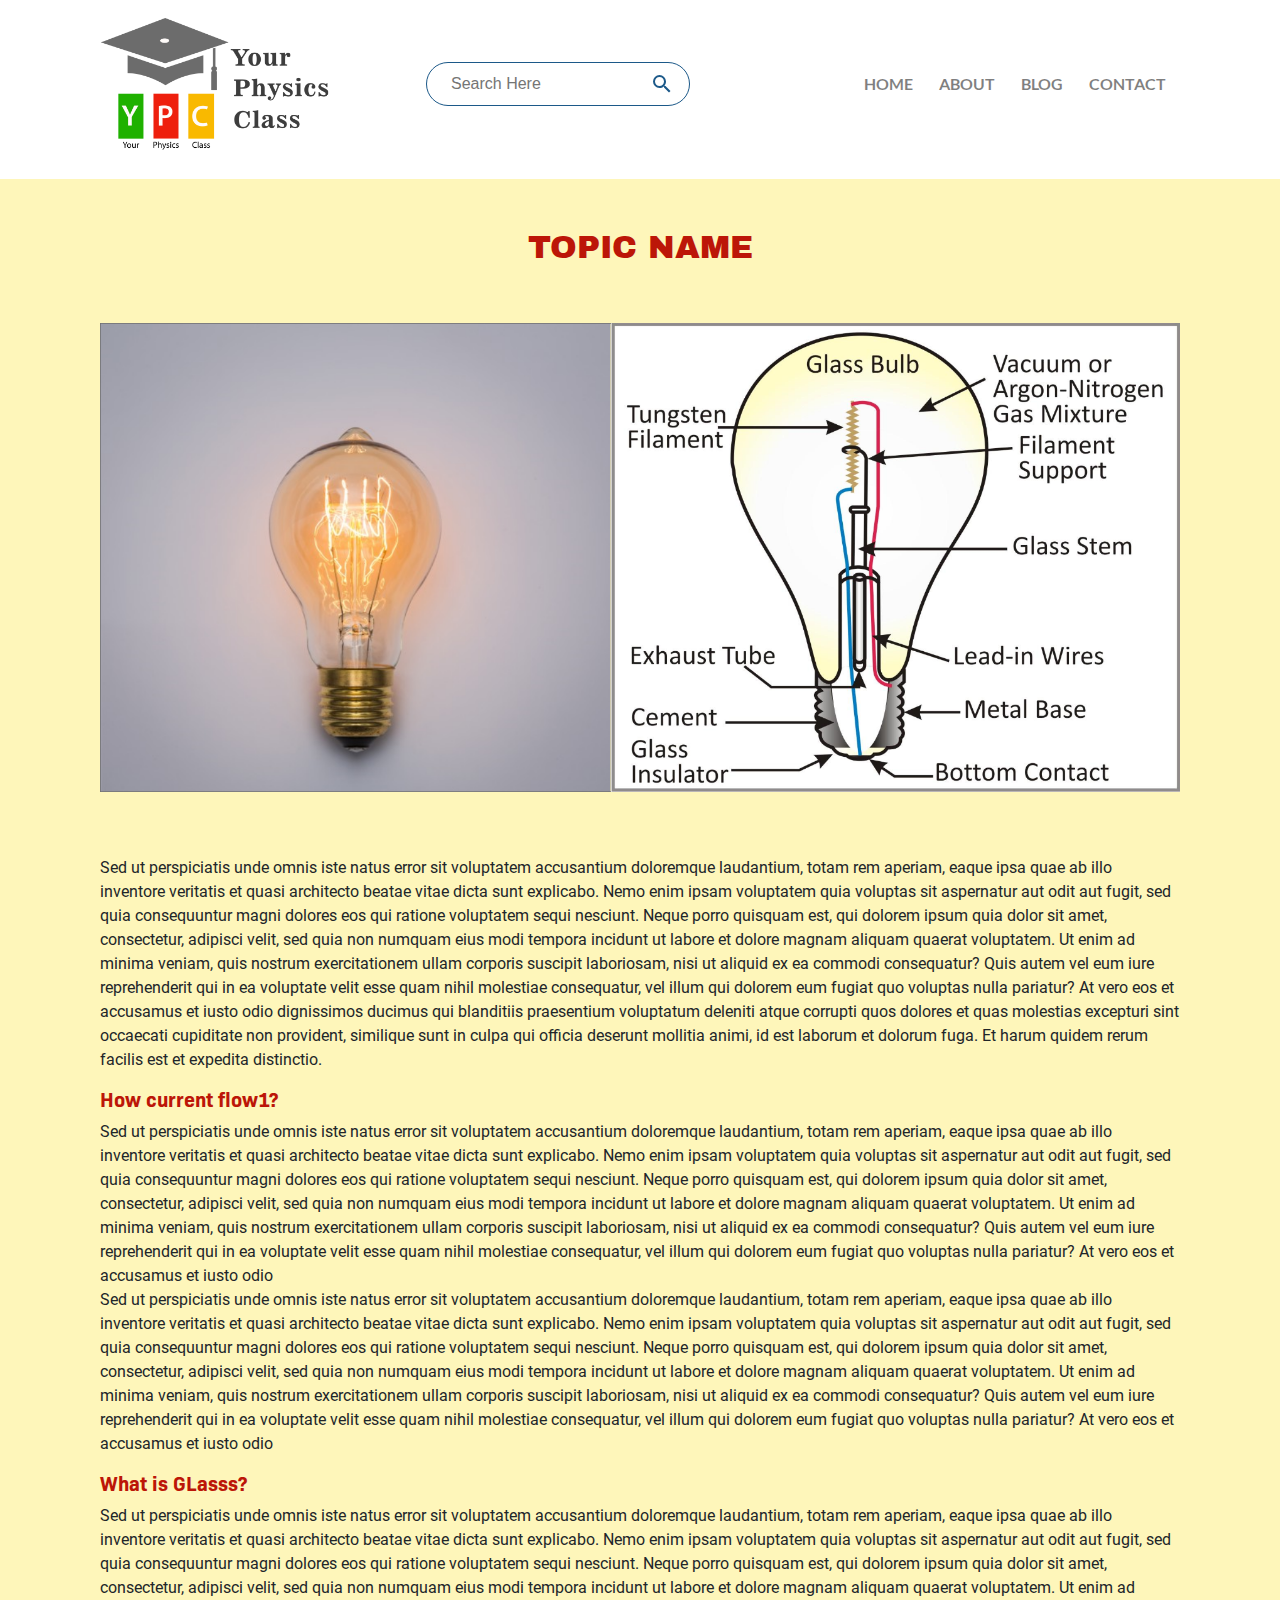
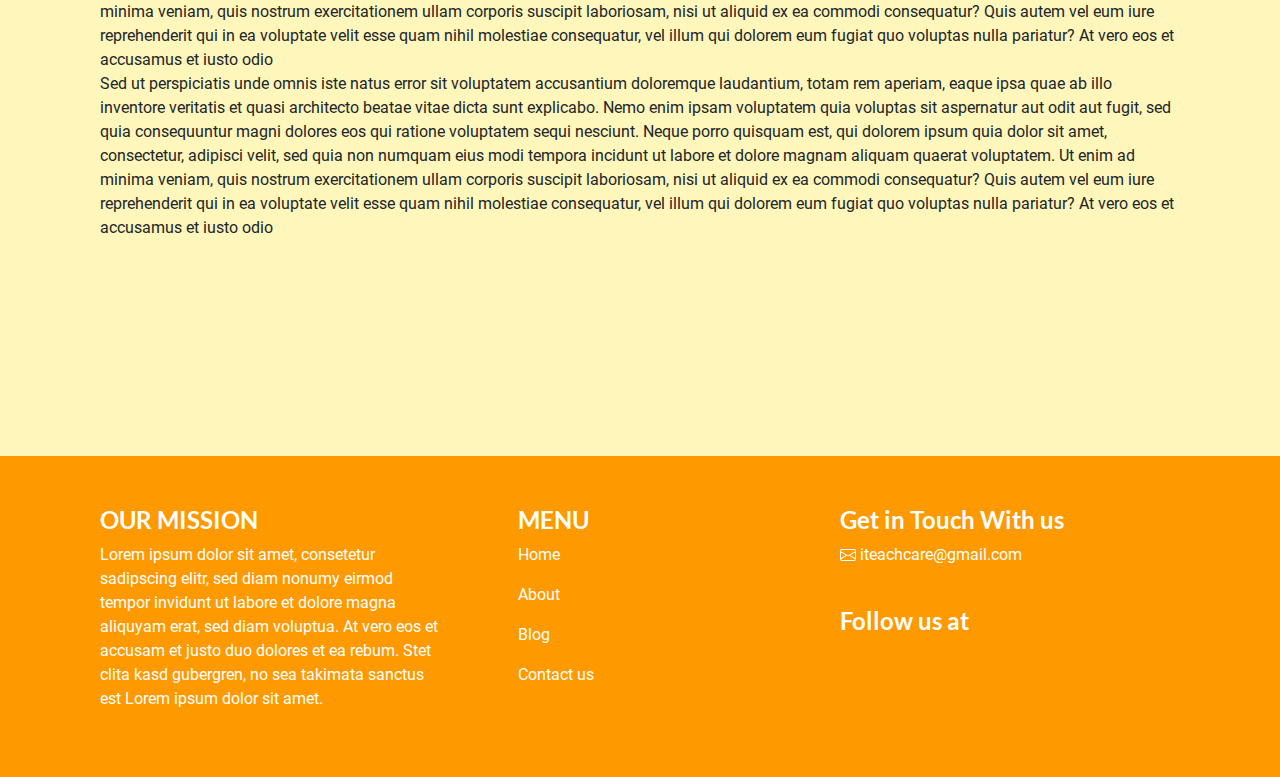
<file: blog_topic.html>
<!DOCTYPE html>
<html lang="en">
<head>
	<meta charset="UTF-8">
    <meta http-equiv="X-UA-Compatible" content="IE=edge">
    <meta name="viewport" content="width=device-width, initial-scale=1.0">
    <title>blog-Topic_name</title>
     <!-- Bootstrap CSS -->

    <link rel="stylesheet" href="css/bootstrap.min.css" >
    
     <!-- font awesome css -->
    <link rel="stylesheet" href="https://use.fontawesome.com/releases/v5.15.1/css/all.css" integrity="sha384-vp86vTRFVJgpjF9jiIGPEEqYqlDwgyBgEF109VFjmqGmIY/Y4HV4d3Gp2irVfcrp" crossorigin="anonymous">
     <!-- css -->
    <link rel="stylesheet" type="text/css" href="css/style.css">	  
</head>
<body>

	<!-- header section -->
    <div class="container">
      	<div class="row">
	        <div class="col">
	          <header>
	            <nav class="navbar navbar-expand-lg navbar-light">
	            	<a class="navbar-brand" href="index.html"><img src="img/final logo.png"  class="img-fluid " alt="logo"></a>
	              	<button class="navbar-toggler" type="button" data-toggle="collapse" data-target="#navbarSupportedContent"
	                aria-controls="navbarSupportedContent" aria-expanded="false" aria-label="Toggle navigation">
	                <span class="navbar-toggler-icon"></span>
	              	</button>
		            <div class="collapse navbar-collapse" id="navbarSupportedContent">
			            <div class="input-group searchBar">
			                <input type="text" id="searchQueryInput" placeholder="Search Here"
			                  aria-label="Search Here">
			                <button id="searchQuerySubmit" type="submit" name="searchQuerySubmit">
			                  	<svg style="width:24px;height:24px;" viewBox="0 0 24 24">
			                    	<path fill="#1C5989"
			                      	d="M9.5,3A6.5,6.5 0 0,1 16,9.5C16,11.11 15.41,12.59 14.44,13.73L14.71,14H15.5L20.5,19L19,20.5L14,15.5V14.71L13.73,14.44C12.59,15.41 11.11,16 9.5,16A6.5,6.5 0 0,1 3,9.5A6.5,6.5 0 0,1 9.5,3M9.5,5C7,5 5,7 5,9.5C5,12 7,14 9.5,14C12,14 14,12 14,9.5C14,7 12,5 9.5,5Z" />
			                  	</svg>
			                </button>
			            </div>
		                <ul class="navbar-nav ml-auto">
		                  	<li class="nav-item">
		                    	<a class="nav-link" href="index.html">HOME </a>
		                  	</li>
		                  	<li class="nav-item">
		                    	<a class="nav-link" href="about.html">ABOUT</a>
		                  	</li>
		                  	<li class="nav-item">
		                    	<a class="nav-link" href="blog.html">BLOG</a>
		                  	</li>
		                  	<li class="nav-item">
		                    	<a class="nav-link" href="contact.html">CONTACT</a>
		                  	</li>
		                </ul>
		            </div>
	            </nav>
	          </header>
	        </div>
      	</div>
    </div>
    <!-- body section -->

    <section class="topic_sec container-fluid">
    	<div class="container">
    		<div class="row">
    			<div class="col-md text-center mb-5">
    				<h2>TOPIC NAME</h2>
    			</div>
    		</div>
    		<!-- image section -->
    		<div class="row mb-5">
    			<div class="col-md mb-3">
    				<img src="img/bulb.png" class="img-fluid">
    			</div>
    		</div>
    		<!-- blog-text section -->
    		<div class="row">
    			<div class="col-md">
    				<p>
    					Sed ut perspiciatis unde omnis iste natus error sit voluptatem accusantium doloremque laudantium, totam rem aperiam, eaque ipsa quae ab illo inventore veritatis et quasi architecto beatae vitae dicta sunt explicabo. Nemo enim ipsam voluptatem quia voluptas sit aspernatur aut odit aut fugit, sed quia consequuntur magni dolores eos qui ratione voluptatem sequi nesciunt. Neque porro quisquam est, qui dolorem ipsum quia dolor sit amet, consectetur, adipisci velit, sed quia non numquam eius modi tempora incidunt ut labore et dolore magnam aliquam quaerat voluptatem. Ut enim ad minima veniam, quis nostrum exercitationem ullam corporis suscipit laboriosam, nisi ut aliquid ex ea commodi consequatur? Quis autem vel eum iure reprehenderit qui in ea voluptate velit esse quam nihil molestiae consequatur, vel illum qui dolorem eum fugiat quo voluptas nulla pariatur? At vero eos et accusamus et iusto odio dignissimos ducimus qui blanditiis praesentium voluptatum deleniti atque corrupti quos dolores et quas molestias excepturi sint occaecati cupiditate non provident, similique sunt in culpa qui officia deserunt mollitia animi, id est laborum et dolorum fuga. Et harum quidem rerum facilis est et expedita distinctio.

    				</p>
    				<blockquote>
    					<h6>How current flow1?</h6>
    					<p>
	    					Sed ut perspiciatis unde omnis iste natus error sit voluptatem accusantium doloremque laudantium, totam rem aperiam, eaque ipsa quae ab illo inventore veritatis et quasi architecto beatae vitae dicta sunt explicabo. Nemo enim ipsam voluptatem quia voluptas sit aspernatur aut odit aut fugit, sed quia consequuntur magni dolores eos qui ratione voluptatem sequi nesciunt. Neque porro quisquam est, qui dolorem ipsum quia dolor sit amet, consectetur, adipisci velit, sed quia non numquam eius modi tempora incidunt ut labore et dolore magnam aliquam quaerat voluptatem. Ut enim ad minima veniam, quis nostrum exercitationem ullam corporis suscipit laboriosam, nisi ut aliquid ex ea commodi consequatur? Quis autem vel eum iure reprehenderit qui in ea voluptate velit esse quam nihil molestiae consequatur, vel illum qui dolorem eum fugiat quo voluptas nulla pariatur? At vero eos et accusamus et iusto odio <br>
	    					Sed ut perspiciatis unde omnis iste natus error sit voluptatem accusantium doloremque laudantium, totam rem aperiam, eaque ipsa quae ab illo inventore veritatis et quasi architecto beatae vitae dicta sunt explicabo. Nemo enim ipsam voluptatem quia voluptas sit aspernatur aut odit aut fugit, sed quia consequuntur magni dolores eos qui ratione voluptatem sequi nesciunt. Neque porro quisquam est, qui dolorem ipsum quia dolor sit amet, consectetur, adipisci velit, sed quia non numquam eius modi tempora incidunt ut labore et dolore magnam aliquam quaerat voluptatem. Ut enim ad minima veniam, quis nostrum exercitationem ullam corporis suscipit laboriosam, nisi ut aliquid ex ea commodi consequatur? Quis autem vel eum iure reprehenderit qui in ea voluptate velit esse quam nihil molestiae consequatur, vel illum qui dolorem eum fugiat quo voluptas nulla pariatur? At vero eos et accusamus et iusto odio 
    					</p>
    				</blockquote>
    				<blockquote>
    					<h6>What is GLasss?</h6>
    					<p>
	    					Sed ut perspiciatis unde omnis iste natus error sit voluptatem accusantium doloremque laudantium, totam rem aperiam, eaque ipsa quae ab illo inventore veritatis et quasi architecto beatae vitae dicta sunt explicabo. Nemo enim ipsam voluptatem quia voluptas sit aspernatur aut odit aut fugit, sed quia consequuntur magni dolores eos qui ratione voluptatem sequi nesciunt. Neque porro quisquam est, qui dolorem ipsum quia dolor sit amet, consectetur, adipisci velit, sed quia non numquam eius modi tempora incidunt ut labore et dolore magnam aliquam quaerat voluptatem. Ut enim ad minima veniam, quis nostrum exercitationem ullam corporis suscipit laboriosam, nisi ut aliquid ex ea commodi consequatur? Quis autem vel eum iure reprehenderit qui in ea voluptate velit esse quam nihil molestiae consequatur, vel illum qui dolorem eum fugiat quo voluptas nulla pariatur? At vero eos et accusamus et iusto odio <br>
	    					Sed ut perspiciatis unde omnis iste natus error sit voluptatem accusantium doloremque laudantium, totam rem aperiam, eaque ipsa quae ab illo inventore veritatis et quasi architecto beatae vitae dicta sunt explicabo. Nemo enim ipsam voluptatem quia voluptas sit aspernatur aut odit aut fugit, sed quia consequuntur magni dolores eos qui ratione voluptatem sequi nesciunt. Neque porro quisquam est, qui dolorem ipsum quia dolor sit amet, consectetur, adipisci velit, sed quia non numquam eius modi tempora incidunt ut labore et dolore magnam aliquam quaerat voluptatem. Ut enim ad minima veniam, quis nostrum exercitationem ullam corporis suscipit laboriosam, nisi ut aliquid ex ea commodi consequatur? Quis autem vel eum iure reprehenderit qui in ea voluptate velit esse quam nihil molestiae consequatur, vel illum qui dolorem eum fugiat quo voluptas nulla pariatur? At vero eos et accusamus et iusto odio 
    					</p>
    				</blockquote>
    			</div>
    		</div>
    	</div>	
    </section>

    <!-- footer section -->
    <div class="container-fluid">
	    <section class="foot">
	        <div class="container">
	          <footer>
	            <div class="row text-white">
	              <div class="col-md-4 ">
	                <h3>OUR MISSION</h3>
	                <p>
	                  Lorem ipsum dolor sit amet, consetetur sadipscing elitr, sed diam nonumy eirmod tempor invidunt ut labore et
	                  dolore
	                  magna aliquyam erat, sed diam voluptua. At vero eos et accusam et justo duo dolores et ea rebum. Stet clita
	                  kasd
	                  gubergren, no sea takimata sanctus est Lorem ipsum dolor sit amet.
	                </p>
	              </div>
	              <div class="col-md-4">
	                <h3 class="ml-5 mar_lft">MENU</h3>
	                <p class="ml-5 mar_lft"><a href="index.html" class="text-white text-decoration-none">Home</a></p>
	                <p class="ml-5 mar_lft"><a href="about.html" class="text-white text-decoration-none">About</a></p>
	                <p class="ml-5 mar_lft"><a href="blog.html" class="text-white text-decoration-none">Blog</a></p>
	                <p class="ml-5 mar_lft"><a href="contact.html" class="text-white text-decoration-none">Contact us</a></p>
	              </div>
	              <div class="col-md-4 social_icon_index">
	                <h3>Get in Touch With us</h3>
	                <p><span><svg xmlns="http://www.w3.org/2000/svg" width="16" height="16" fill="currentColor"
	                      class="bi bi-envelope" viewBox="0 0 16 16">
	                      <path
	                        d="M0 4a2 2 0 0 1 2-2h12a2 2 0 0 1 2 2v8a2 2 0 0 1-2 2H2a2 2 0 0 1-2-2V4zm2-1a1 1 0 0 0-1 1v.217l7 4.2 7-4.2V4a1 1 0 0 0-1-1H2zm13 2.383-4.758 2.855L15 11.114v-5.73zm-.034 6.878L9.271 8.82 8 9.583 6.728 8.82l-5.694 3.44A1 1 0 0 0 2 13h12a1 1 0 0 0 .966-.739zM1 11.114l4.758-2.876L1 5.383v5.73z" />
	                    </svg></span> iteachcare@gmail.com
	                </p>
	                <h3 class="pt-4">Follow us at</h3>
	                <p>
	                  <a href=""><i class="fab fa-twitter fa-2x mr-2 " style="color:#0A8DC9"></i></a>
	                  <a href=""><i class="fab fa-instagram fa-2x mr-2" style="color:#f81f43"></i></a>
	                  <a href=""><i class="fab fa-facebook fa-2x mr-2" style="color:#3B5998"></i></a>
	                  <a href=""><i class="fab fa-youtube fa-2x" style="color:#FF0000"></i></a>
	                </p>
	              </div>
	        
	            </div>
	          </footer>
	        </div>
	    </section>
    </div>

	<!-- Option 1: jQuery and Bootstrap Bundle (includes Popper) -->
    <script src="js/bootstrap.bundle.min.js" ></script>
    <!-- JS Script -->
 	<script src="js/jquery-3.6.0.min.js"></script>
</body>
</html>
</file>
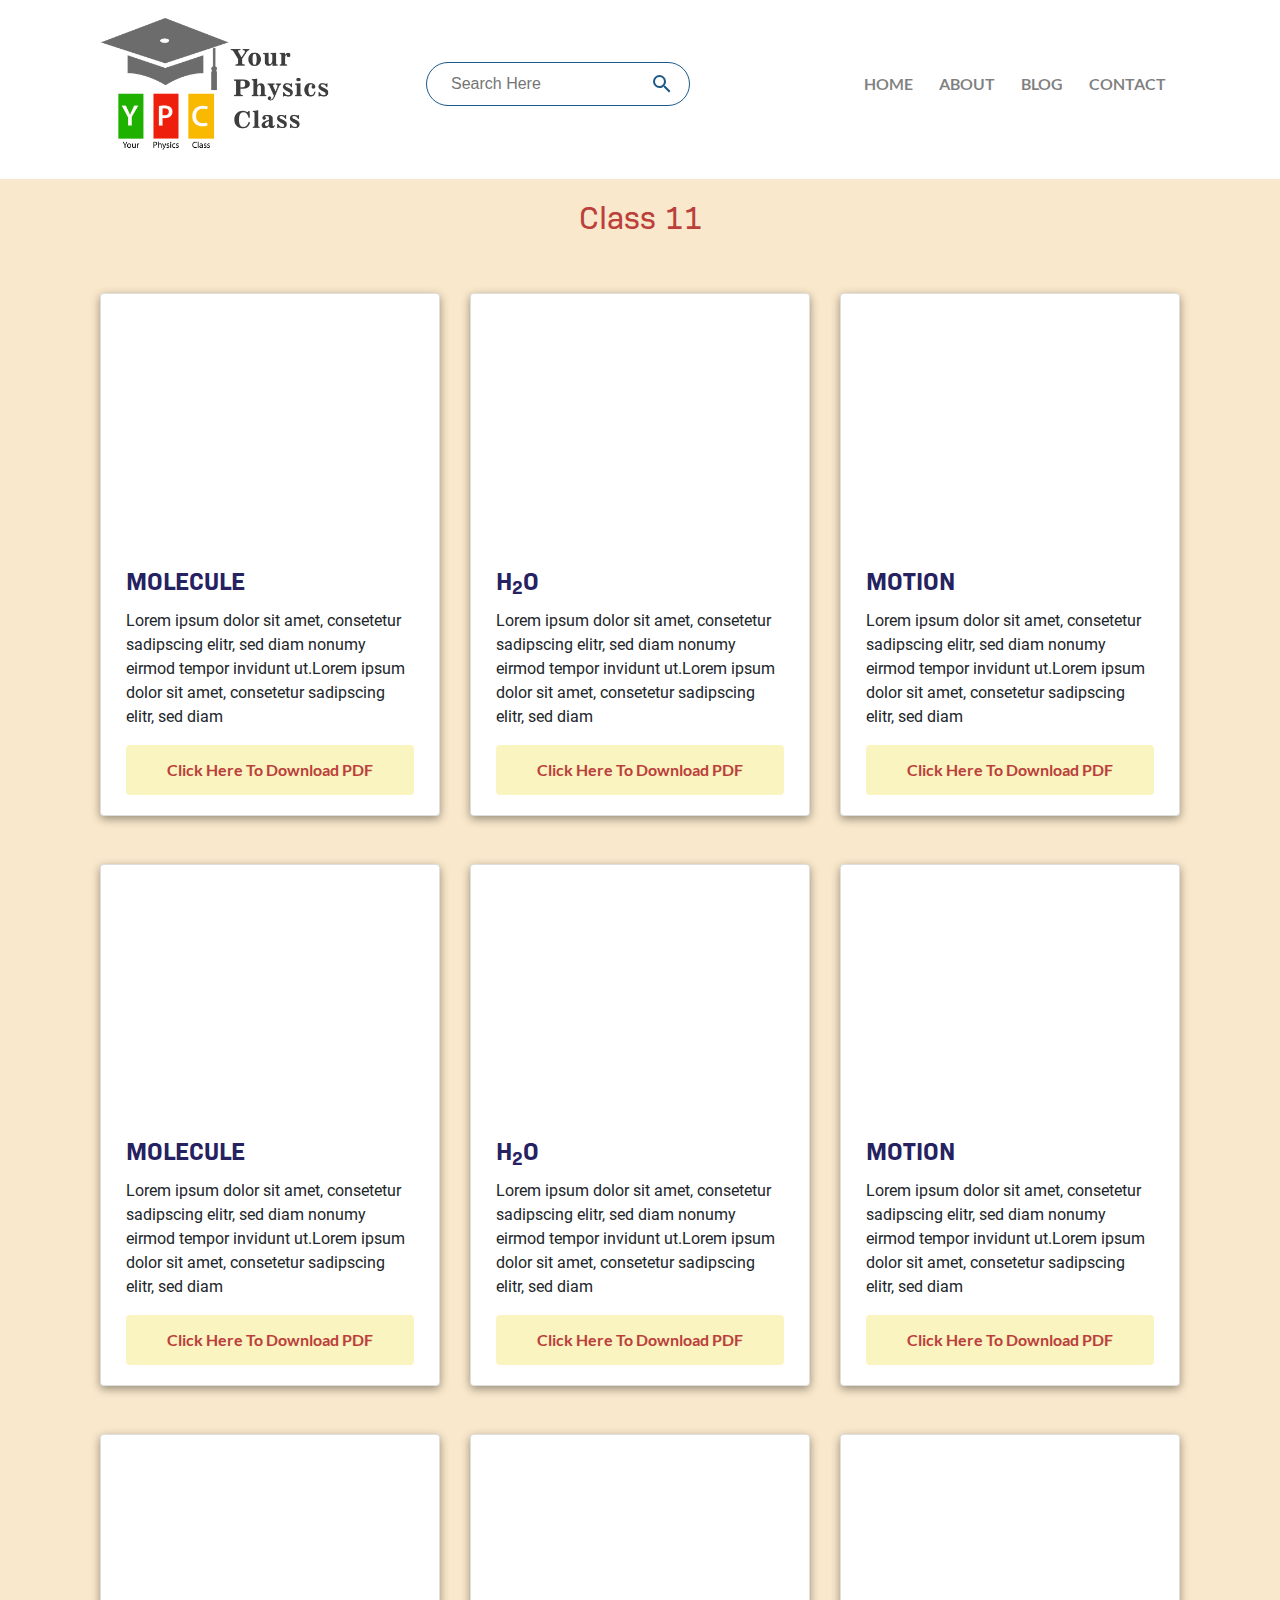
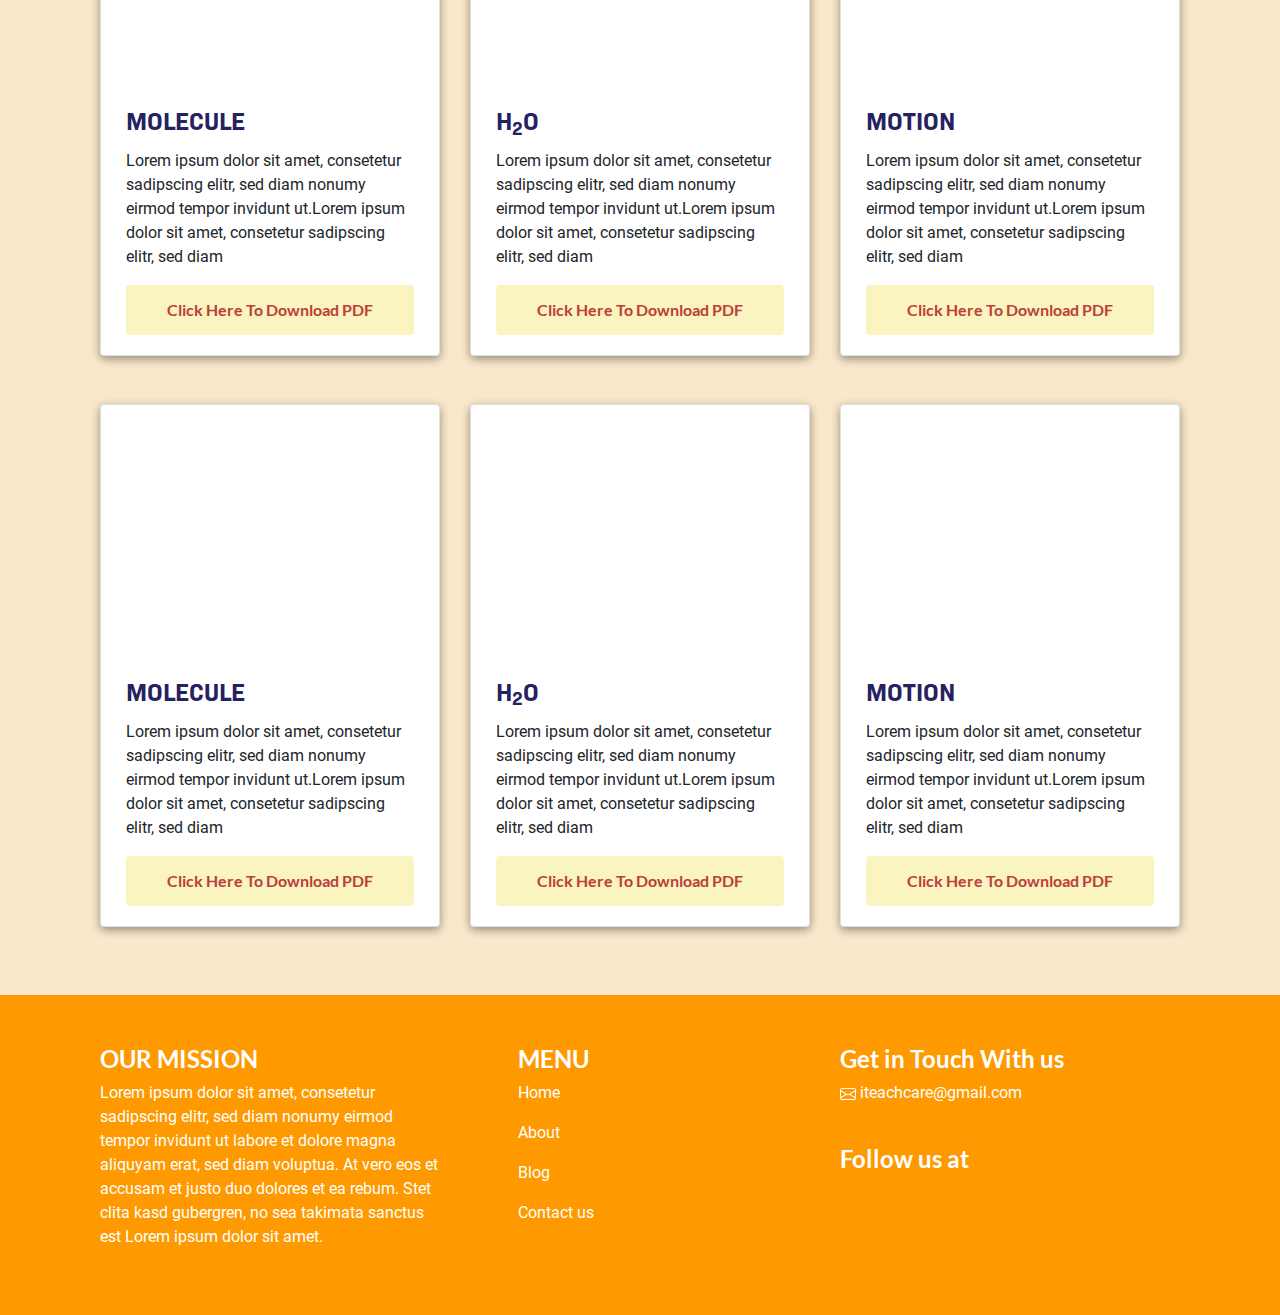
<file: class11.html>
<!DOCTYPE html>
<html lang="en">
	<head>
	    <meta charset="UTF-8">
	    <meta http-equiv="X-UA-Compatible" content="IE=edge">
	    <meta name="viewport" content="width=device-width, initial-scale=1.0">
	    <title>Class 11</title>
	     <!-- Bootstrap CSS -->
	     <link rel="stylesheet" href="css/bootstrap.min.css" >
	    
	     <!-- font awesome -->
	     <link rel="stylesheet" href="https://use.fontawesome.com/releases/v5.15.1/css/all.css" integrity="sha384-vp86vTRFVJgpjF9jiIGPEEqYqlDwgyBgEF109VFjmqGmIY/Y4HV4d3Gp2irVfcrp" crossorigin="anonymous">
	     <!-- css -->
	     <link rel="stylesheet" type="text/css" href="css/style.css">
	     <style type="text/css">
	     	h4{text-decoration: none; font-family: font-family: Lato-Black; font-size: 32px;
	     		color: #BC1608;}
	     </style>	     
	</head>
	<body>
		<!-- header section -->
    <div class="container">
      <div class="row">
        <div class="col">
          <header>
            <nav class="navbar navbar-expand-lg navbar-light">
              <a class="navbar-brand" href="index.html"><img src="img/final logo.png" class="img-fluid " alt="logo"></a>
              <button class="navbar-toggler" type="button" data-toggle="collapse" data-target="#navbarSupportedContent"
                aria-controls="navbarSupportedContent" aria-expanded="false" aria-label="Toggle navigation">
                <span class="navbar-toggler-icon"></span>
              </button>
              <div class="collapse navbar-collapse" id="navbarSupportedContent">
              	<div class="input-group searchBar">
	                <input type="text" id="searchQueryInput" placeholder="Search Here"
	                  aria-label="Search Here">
	                <button id="searchQuerySubmit" type="submit" name="searchQuerySubmit">
	                  	<svg style="width:24px;height:24px;" viewBox="0 0 24 24">
	                    	<path fill="#1C5989"
	                      	d="M9.5,3A6.5,6.5 0 0,1 16,9.5C16,11.11 15.41,12.59 14.44,13.73L14.71,14H15.5L20.5,19L19,20.5L14,15.5V14.71L13.73,14.44C12.59,15.41 11.11,16 9.5,16A6.5,6.5 0 0,1 3,9.5A6.5,6.5 0 0,1 9.5,3M9.5,5C7,5 5,7 5,9.5C5,12 7,14 9.5,14C12,14 14,12 14,9.5C14,7 12,5 9.5,5Z" />
	                  	</svg>
	                </button>
              	</div>
                <ul class="navbar-nav ml-auto">
                  	<li class="nav-item">
                    	<a class="nav-link" href="index.html">HOME </a>
                  	</li>
                  	<li class="nav-item">
                    	<a class="nav-link" href="about.html">ABOUT</a>
                  	</li>
                  	<li class="nav-item">
                    	<a class="nav-link" href="blog.html">BLOG</a>
                  	</li>
                  	<li class="nav-item">
                    	<a class="nav-link" href="contact.html">CONTACT</a>
                  	</li>
                </ul>
              </div>
            </nav>
          </header>
        </div>
      </div>
    </div>
		<!-- Carousel sec -->
		<div class="container-fluid">
		
			<!-- Videos sec start -->
			<section class="class11-page">
				<!-- class11 -->
				<div class="class11">
					<div class="container">
						<div class="row mb-5">
							<div class="col text-center">
								<h4>Class 11</h4>
							</div>
						</div>
						<div class="row mb-5">							
							<div class="col-md-6 col-lg-4 mx-auto pkt-mar">
					            <div class="card mx-auto">
					              <div class="embed-responsive embed-responsive-4by3">
					                <iframe class="embed-responsive-item" src="https://www.youtube.com/embed/zpOULjyy-n8?rel=0" allowfullscreen></iframe>
					              </div>
					              <div class="card-body">
					                <h5 class="card-title">MOLECULE</h5>
					                <p class="card-text">Lorem ipsum dolor sit amet, consetetur sadipscing elitr, sed diam nonumy eirmod tempor invidunt ut.Lorem ipsum dolor sit amet, consetetur sadipscing elitr, sed diam
					                </p>
					                <a href="#" class="btn btn-block btn-bg-pdf">Click Here To Download PDF</a>
					              </div>
					            </div>
					        </div>		
							<div class="col-md-6 col-lg-4 mx-auto pkt-mar">
					            <div class="card mx-auto">
					              <div class="embed-responsive embed-responsive-4by3">
					                <iframe class="embed-responsive-item" src="https://www.youtube.com/embed/zpOULjyy-n8?rel=0" allowfullscreen></iframe>
					              </div>
					              <div class="card-body">
					                <h5 class="card-title">H<sub>2</sub>O</h5>
					                <p class="card-text">Lorem ipsum dolor sit amet, consetetur sadipscing elitr, sed diam nonumy eirmod tempor invidunt ut.Lorem ipsum dolor sit amet, consetetur sadipscing elitr, sed diam
					                </p>
					                <a href="#" class="btn btn-block btn-bg-pdf">Click Here To Download PDF</a>
					              </div>
					            </div>
					        </div>			
							<div class="col-md-6 col-lg-4 mx-auto">
					            <div class="card mx-auto">
					              <div class="embed-responsive embed-responsive-4by3">
					                <iframe class="embed-responsive-item" src="https://www.youtube.com/embed/zpOULjyy-n8?rel=0" allowfullscreen></iframe>
					              </div>
					              <div class="card-body">
					                <h5 class="card-title">MOTION</h5>
					                <p class="card-text">Lorem ipsum dolor sit amet, consetetur sadipscing elitr, sed diam nonumy eirmod tempor invidunt ut.Lorem ipsum dolor sit amet, consetetur sadipscing elitr, sed diam
					                </p>
					                <a href="#" class="btn btn-block btn-bg-pdf">Click Here To Download PDF</a>
					              </div>
					            </div>
					        </div>							
						</div>
						<div class="row mb-5">							
							<div class="col-md-6 col-lg-4 mx-auto pkt-mar">
					            <div class="card mx-auto">
					              <div class="embed-responsive embed-responsive-4by3">
					                <iframe class="embed-responsive-item" src="https://www.youtube.com/embed/zpOULjyy-n8?rel=0" allowfullscreen></iframe>
					              </div>
					              <div class="card-body">
					                <h5 class="card-title">MOLECULE</h5>
					                <p class="card-text">Lorem ipsum dolor sit amet, consetetur sadipscing elitr, sed diam nonumy eirmod tempor invidunt ut.Lorem ipsum dolor sit amet, consetetur sadipscing elitr, sed diam
					                </p>
					                <a href="#" class="btn btn-block btn-bg-pdf">Click Here To Download PDF</a>
					              </div>
					            </div>
					        </div>		
							<div class="col-md-6 col-lg-4 mx-auto pkt-mar">
					            <div class="card mx-auto">
					              <div class="embed-responsive embed-responsive-4by3">
					                <iframe class="embed-responsive-item" src="https://www.youtube.com/embed/zpOULjyy-n8?rel=0" allowfullscreen></iframe>
					              </div>
					              <div class="card-body">
					                <h5 class="card-title">H<sub>2</sub>O</h5>
					                <p class="card-text">Lorem ipsum dolor sit amet, consetetur sadipscing elitr, sed diam nonumy eirmod tempor invidunt ut.Lorem ipsum dolor sit amet, consetetur sadipscing elitr, sed diam
					                </p>
					                <a href="#" class="btn btn-block btn-bg-pdf">Click Here To Download PDF</a>
					              </div>
					            </div>
					        </div>			
							<div class="col-md-6 col-lg-4 mx-auto ">
					            <div class="card mx-auto">
					              <div class="embed-responsive embed-responsive-4by3">
					                <iframe class="embed-responsive-item" src="https://www.youtube.com/embed/zpOULjyy-n8?rel=0" allowfullscreen></iframe>
					              </div>
					              <div class="card-body">
					                <h5 class="card-title">MOTION</h5>
					                <p class="card-text">Lorem ipsum dolor sit amet, consetetur sadipscing elitr, sed diam nonumy eirmod tempor invidunt ut.Lorem ipsum dolor sit amet, consetetur sadipscing elitr, sed diam
					                </p>
					                <a href="#" class="btn btn-block btn-bg-pdf">Click Here To Download PDF</a>
					              </div>
					            </div>
					        </div>							
						</div>
						<div class="row mb-5">							
							<div class="col-md-6 col-lg-4 mx-auto pkt-mar">
					            <div class="card mx-auto">
					              <div class="embed-responsive embed-responsive-4by3">
					                <iframe class="embed-responsive-item" src="https://www.youtube.com/embed/zpOULjyy-n8?rel=0" allowfullscreen></iframe>
					              </div>
					              <div class="card-body">
					                <h5 class="card-title">MOLECULE</h5>
					                <p class="card-text">Lorem ipsum dolor sit amet, consetetur sadipscing elitr, sed diam nonumy eirmod tempor invidunt ut.Lorem ipsum dolor sit amet, consetetur sadipscing elitr, sed diam
					                </p>
					                <a href="#" class="btn btn-block btn-bg-pdf">Click Here To Download PDF</a>
					              </div>
					            </div>
					        </div>		
							<div class="col-md-6 col-lg-4 mx-auto pkt-mar">
					            <div class="card mx-auto">
					              <div class="embed-responsive embed-responsive-4by3">
					                <iframe class="embed-responsive-item" src="https://www.youtube.com/embed/zpOULjyy-n8?rel=0" allowfullscreen></iframe>
					              </div>
					              <div class="card-body">
					                <h5 class="card-title">H<sub>2</sub>O</h5>
					                <p class="card-text">Lorem ipsum dolor sit amet, consetetur sadipscing elitr, sed diam nonumy eirmod tempor invidunt ut.Lorem ipsum dolor sit amet, consetetur sadipscing elitr, sed diam
					                </p>
					                <a href="#" class="btn btn-block btn-bg-pdf">Click Here To Download PDF</a>
					              </div>
					            </div>
					        </div>			
							<div class="col-md-6 col-lg-4 mx-auto">
					            <div class="card mx-auto">
					              <div class="embed-responsive embed-responsive-4by3">
					                <iframe class="embed-responsive-item" src="https://www.youtube.com/embed/zpOULjyy-n8?rel=0" allowfullscreen></iframe>
					              </div>
					              <div class="card-body">
					                <h5 class="card-title">MOTION</h5>
					                <p class="card-text">Lorem ipsum dolor sit amet, consetetur sadipscing elitr, sed diam nonumy eirmod tempor invidunt ut.Lorem ipsum dolor sit amet, consetetur sadipscing elitr, sed diam
					                </p>
					                <a href="#" class="btn btn-block btn-bg-pdf">Click Here To Download PDF</a>
					              </div>
					            </div>
					        </div>							
						</div>
						<div class="row mb-5">							
							<div class="col-md-6 col-lg-4 mx-auto pkt-mar">
					            <div class="card mx-auto">
					              <div class="embed-responsive embed-responsive-4by3">
					                <iframe class="embed-responsive-item" src="https://www.youtube.com/embed/zpOULjyy-n8?rel=0" allowfullscreen></iframe>
					              </div>
					              <div class="card-body">
					                <h5 class="card-title">MOLECULE</h5>
					                <p class="card-text">Lorem ipsum dolor sit amet, consetetur sadipscing elitr, sed diam nonumy eirmod tempor invidunt ut.Lorem ipsum dolor sit amet, consetetur sadipscing elitr, sed diam
					                </p>
					                <a href="#" class="btn btn-block btn-bg-pdf">Click Here To Download PDF</a>
					              </div>
					            </div>
					        </div>		
							<div class="col-md-6 col-lg-4 mx-auto pkt-mar">
					            <div class="card mx-auto">
					              <div class="embed-responsive embed-responsive-4by3">
					                <iframe class="embed-responsive-item" src="https://www.youtube.com/embed/zpOULjyy-n8?rel=0" allowfullscreen></iframe>
					              </div>
					              <div class="card-body">
					                <h5 class="card-title">H<sub>2</sub>O</h5>
					                <p class="card-text">Lorem ipsum dolor sit amet, consetetur sadipscing elitr, sed diam nonumy eirmod tempor invidunt ut.Lorem ipsum dolor sit amet, consetetur sadipscing elitr, sed diam
					                </p>
					                <a href="#" class="btn btn-block btn-bg-pdf">Click Here To Download PDF</a>
					              </div>
					            </div>
					        </div>			
							<div class="col-md-6 col-lg-4 mx-auto">
					            <div class="card mx-auto">
					              <div class="embed-responsive embed-responsive-4by3">
					                <iframe class="embed-responsive-item" src="https://www.youtube.com/embed/zpOULjyy-n8?rel=0" allowfullscreen></iframe>
					              </div>
					              <div class="card-body">
					                <h5 class="card-title">MOTION</h5>
					                <p class="card-text">Lorem ipsum dolor sit amet, consetetur sadipscing elitr, sed diam nonumy eirmod tempor invidunt ut.Lorem ipsum dolor sit amet, consetetur sadipscing elitr, sed diam
					                </p>
					                <a href="#" class="btn btn-block btn-bg-pdf">Click Here To Download PDF</a>
					              </div>
					            </div>
					        </div>							
						</div>						
					</div>
				</div>
			</section>
		</div>
		 <!-- footer section -->
    <div class="container-fluid">
      	<section class="foot">
	        <div class="container">
	          <footer>
	            <div class="row text-white">
	              	<div class="col-md-4 ">
		                <h3>OUR MISSION</h3>
		                <p>
		                  Lorem ipsum dolor sit amet, consetetur sadipscing elitr, sed diam nonumy eirmod tempor invidunt ut labore et
		                  dolore
		                  magna aliquyam erat, sed diam voluptua. At vero eos et accusam et justo duo dolores et ea rebum. Stet clita
		                  kasd
		                  gubergren, no sea takimata sanctus est Lorem ipsum dolor sit amet.
		                </p>
	              	</div>
	              	<div class="col-md-4">
		                <h3 class="ml-5 mar_lft">MENU</h3>
		                <p class="ml-5 mar_lft"><a href="index.html" class="text-white text-decoration-none">Home</a></p>
		                <p class="ml-5 mar_lft"><a href="about.html" class="text-white text-decoration-none">About</a></p>
		                <p class="ml-5 mar_lft"><a href="blog.html" class="text-white text-decoration-none">Blog</a></p>
		                <p class="ml-5 mar_lft"><a href="contact.html" class="text-white text-decoration-none">Contact us</a></p>
	              	</div>
	              	<div class="col-md-4 social_icon_index">
		                <h3>Get in Touch With us</h3>
		                <p><span><svg xmlns="http://www.w3.org/2000/svg" width="16" height="16" fill="currentColor"
		                      class="bi bi-envelope" viewBox="0 0 16 16">
		                      <path
		                        d="M0 4a2 2 0 0 1 2-2h12a2 2 0 0 1 2 2v8a2 2 0 0 1-2 2H2a2 2 0 0 1-2-2V4zm2-1a1 1 0 0 0-1 1v.217l7 4.2 7-4.2V4a1 1 0 0 0-1-1H2zm13 2.383-4.758 2.855L15 11.114v-5.73zm-.034 6.878L9.271 8.82 8 9.583 6.728 8.82l-5.694 3.44A1 1 0 0 0 2 13h12a1 1 0 0 0 .966-.739zM1 11.114l4.758-2.876L1 5.383v5.73z" />
		                    </svg></span> iteachcare@gmail.com
		                </p>
		                <h3 class="pt-4">Follow us at</h3>
		                <p>
		                  	<a href=""><i class="fab fa-twitter fa-2x mr-2 " style="color:#0A8DC9"></i></a>
		                  	<a href=""><i class="fab fa-instagram fa-2x mr-2" style="color:#f81f43"></i></a>
		                  	<a href=""><i class="fab fa-facebook fa-2x mr-2" style="color:#3B5998"></i></a>
		                  	<a href=""><i class="fab fa-youtube fa-2x" style="color:#FF0000"></i></a>
		                </p>
	              	</div>
	        
	            </div>
	          </footer>
	        </div>
      	</section>
    </div>

       	<!-- Option 1: jQuery and Bootstrap Bundle (includes Popper) -->
	    <script src="js/jquery-3.5.1.slim.min.js"></script>
	    <script src="js/bootstrap.bundle.min.js" ></script>
	</body>
</html>
</file>
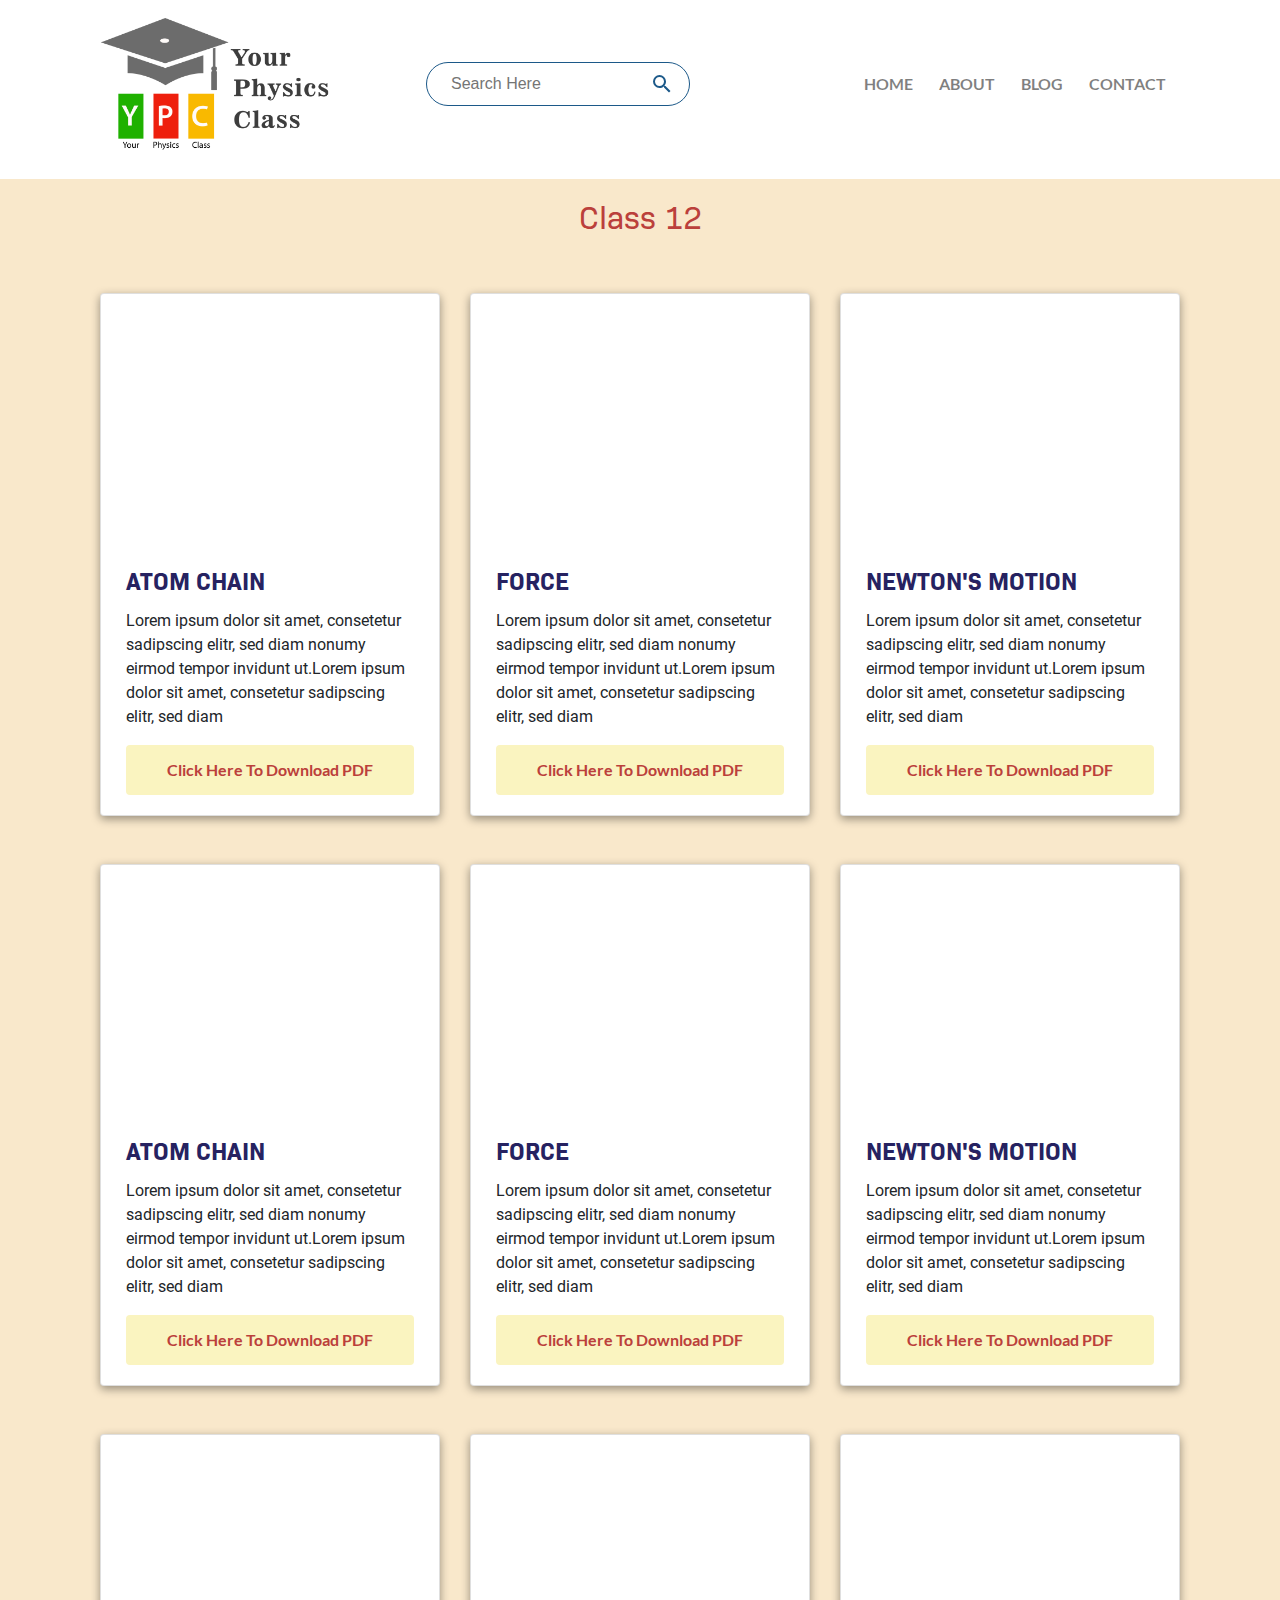
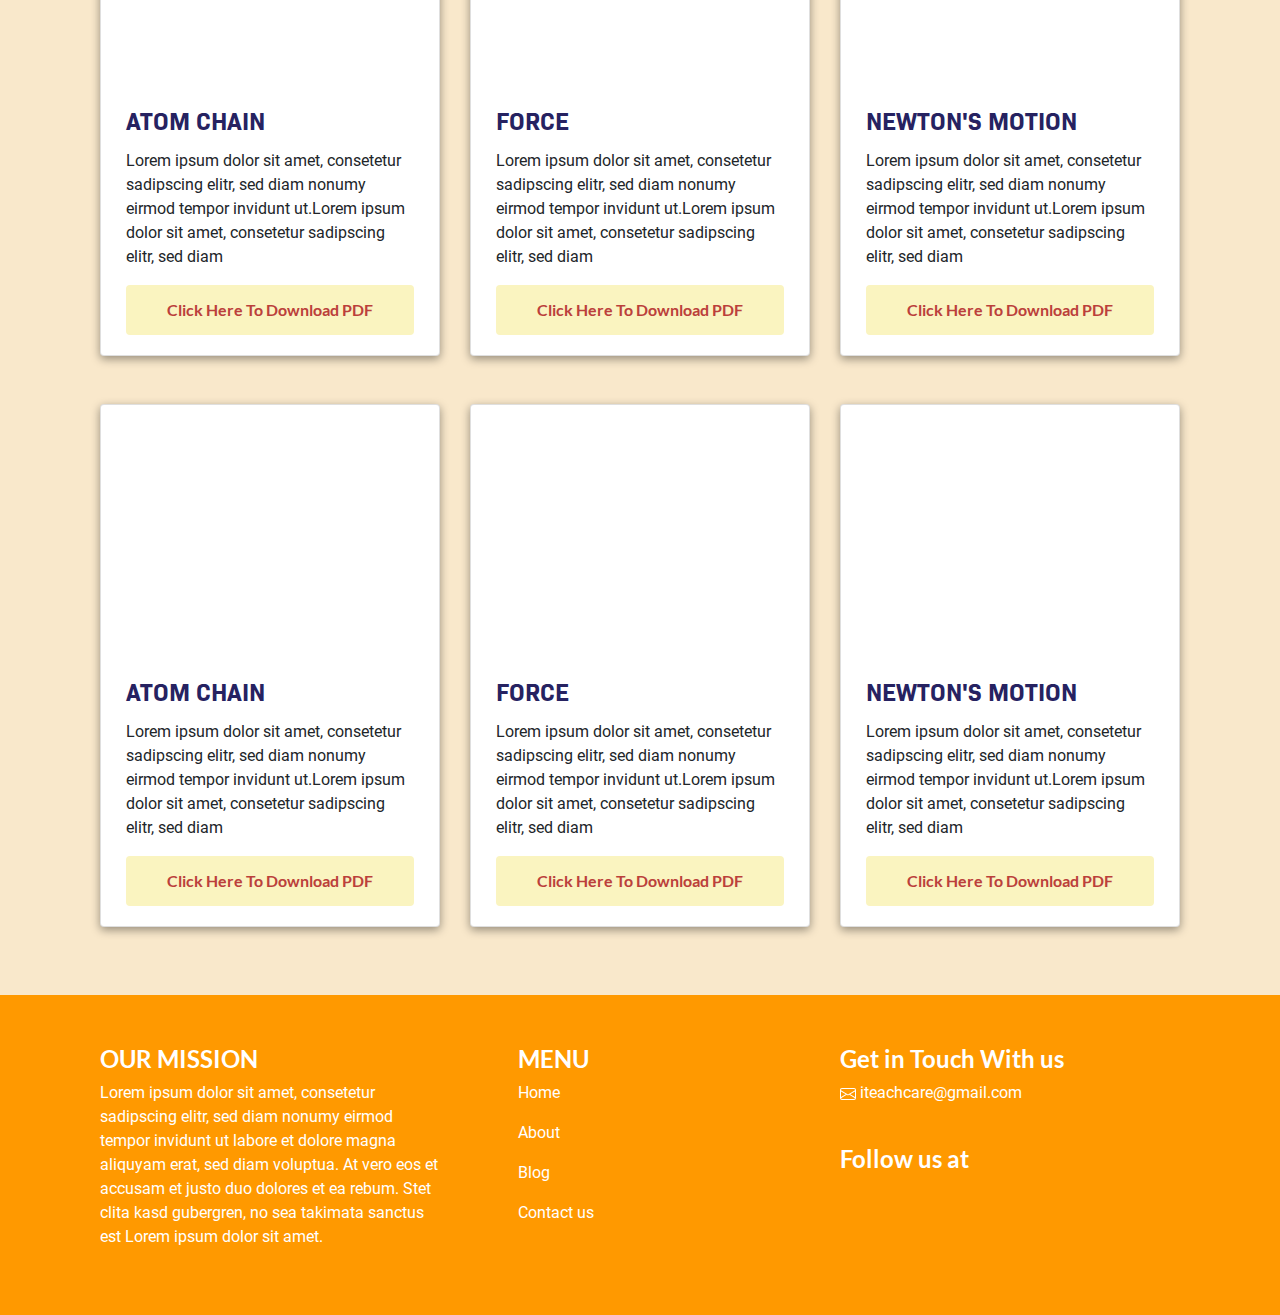
<file: class12.html>
<!DOCTYPE html>
<html lang="en">
	<head>
	    <meta charset="UTF-8">
	    <meta http-equiv="X-UA-Compatible" content="IE=edge">
	    <meta name="viewport" content="width=device-width, initial-scale=1.0">
	    <title>CLass 12</title>
	     <!-- Bootstrap CSS -->
	     <link rel="stylesheet" href="css/bootstrap.min.css" >
	    
	     <!-- font awesome css -->
	     <link rel="stylesheet" href="https://use.fontawesome.com/releases/v5.15.1/css/all.css" integrity="sha384-vp86vTRFVJgpjF9jiIGPEEqYqlDwgyBgEF109VFjmqGmIY/Y4HV4d3Gp2irVfcrp" crossorigin="anonymous">
	     <!-- css -->
	     <link rel="stylesheet" type="text/css" href="css/style.css">
	     <style type="text/css">
	     	h4{text-decoration: none; font-family: font-family: Lato-Black; font-size: 32px;
	     		color: #BC1608;}
	     </style>		     
	</head>
	<body>
		<!-- header section -->
	    <div class="container">
	      	<div class="row">
		        <div class="col">
		          <header>
		            <nav class="navbar navbar-expand-lg navbar-light">
		            	<a class="navbar-brand" href="index.html"><img src="img/final logo.png"  class="img-fluid " alt="logo"></a>
		              	<button class="navbar-toggler" type="button" data-toggle="collapse" data-target="#navbarSupportedContent"
		                aria-controls="navbarSupportedContent" aria-expanded="false" aria-label="Toggle navigation">
		                <span class="navbar-toggler-icon"></span>
		              	</button>
		            <div class="collapse navbar-collapse" id="navbarSupportedContent">
			            <div class="input-group searchBar">
			                <input  type="text" id="searchQueryInput" placeholder="Search Here"
			                  aria-label="Search Here">
			                <button id="searchQuerySubmit" type="submit" name="searchQuerySubmit">
			                  <svg style="width:24px;height:24px;" viewBox="0 0 24 24">
			                    <path fill="#1C5989"
			                      d="M9.5,3A6.5,6.5 0 0,1 16,9.5C16,11.11 15.41,12.59 14.44,13.73L14.71,14H15.5L20.5,19L19,20.5L14,15.5V14.71L13.73,14.44C12.59,15.41 11.11,16 9.5,16A6.5,6.5 0 0,1 3,9.5A6.5,6.5 0 0,1 9.5,3M9.5,5C7,5 5,7 5,9.5C5,12 7,14 9.5,14C12,14 14,12 14,9.5C14,7 12,5 9.5,5Z" />
			                  </svg>
			                </button>
			            </div>
		                <ul class="navbar-nav ml-auto">
		                  	<li class="nav-item">
		                    	<a class="nav-link" href="index.html">HOME </a>
		                  	</li>
		                  	<li class="nav-item">
		                    	<a class="nav-link" href="about.html">ABOUT</a>
		                  	</li>
		                  	<li class="nav-item">
		                    	<a class="nav-link" href="blog.html">BLOG</a>
		                  	</li>
		                  	<li class="nav-item">
		                    	<a class="nav-link" href="contact.html">CONTACT</a>
		                  	</li>
		                </ul>
		            </div>
		            </nav>
		          </header>
		        </div>
	      	</div>
	    </div>
		<!-- Carousel sec -->
		<div class="container-fluid">
		
			<!-- Videos sec start -->
			<section class="class11-page">
				<!-- class11 -->
				<div class="class11">
					<div class="container">
						<div class="row mb-5">
							<div class="col text-center">
								<h4>Class 12</h4>
							</div>
						</div>
						<div class="row mb-5">							
							<div class="col-sm-8 col-lg-4 mx-auto pkt-mar">
					            <div class="card mx-auto">
					              <div class="embed-responsive embed-responsive-4by3">
					                <iframe class="embed-responsive-item" src="https://www.youtube.com/embed/zpOULjyy-n8?rel=0" allowfullscreen></iframe>
					              </div>
					              <div class="card-body">
					                <h5 class="card-title">ATOM CHAIN</h5>
					                <p class="card-text">Lorem ipsum dolor sit amet, consetetur sadipscing elitr, sed diam nonumy eirmod tempor invidunt ut.Lorem ipsum dolor sit amet, consetetur sadipscing elitr, sed diam
					                </p>
					                <a href="#" class="btn btn-block btn-bg-pdf">Click Here To Download PDF</a>
					              </div>
					            </div>
					        </div>		
							<div class="col-sm-8 col-lg-4 mx-auto pkt-mar">
					            <div class="card mx-auto">
					              <div class="embed-responsive embed-responsive-4by3">
					                <iframe class="embed-responsive-item" src="https://www.youtube.com/embed/zpOULjyy-n8?rel=0" allowfullscreen></iframe>
					              </div>
					              <div class="card-body">
					                <h5 class="card-title">FORCE</h5>
					                <p class="card-text">Lorem ipsum dolor sit amet, consetetur sadipscing elitr, sed diam nonumy eirmod tempor invidunt ut.Lorem ipsum dolor sit amet, consetetur sadipscing elitr, sed diam
					                </p>
					                <a href="#" class="btn btn-block btn-bg-pdf">Click Here To Download PDF</a>
					              </div>
					            </div>
					        </div>			
							<div class="col-sm-8 col-lg-4 mx-auto pkt-mar">
					            <div class="card mx-auto">
					              <div class="embed-responsive embed-responsive-4by3">
					                <iframe class="embed-responsive-item" src="https://www.youtube.com/embed/zpOULjyy-n8?rel=0" allowfullscreen></iframe>
					              </div>
					              <div class="card-body">
					                <h5 class="card-title">NEWTON'S MOTION</h5>
					                <p class="card-text">Lorem ipsum dolor sit amet, consetetur sadipscing elitr, sed diam nonumy eirmod tempor invidunt ut.Lorem ipsum dolor sit amet, consetetur sadipscing elitr, sed diam
					                </p>
					                <a href="#" class="btn btn-block btn-bg-pdf">Click Here To Download PDF</a>
					              </div>
					            </div>
					        </div>							
						</div>
						<div class="row mb-5">							
							<div class="col-sm-8 col-lg-4 mx-auto pkt-mar">
					            <div class="card mx-auto">
					              <div class="embed-responsive embed-responsive-4by3">
					                <iframe class="embed-responsive-item" src="https://www.youtube.com/embed/zpOULjyy-n8?rel=0" allowfullscreen></iframe>
					              </div>
					              <div class="card-body">
					                <h5 class="card-title">ATOM CHAIN</h5>
					                <p class="card-text">Lorem ipsum dolor sit amet, consetetur sadipscing elitr, sed diam nonumy eirmod tempor invidunt ut.Lorem ipsum dolor sit amet, consetetur sadipscing elitr, sed diam
					                </p>
					                <a href="#" class="btn btn-block btn-bg-pdf">Click Here To Download PDF</a>
					              </div>
					            </div>
					        </div>		
							<div class="col-sm-8 col-lg-4 mx-auto pkt-mar">
					            <div class="card mx-auto">
					              <div class="embed-responsive embed-responsive-4by3">
					                <iframe class="embed-responsive-item" src="https://www.youtube.com/embed/zpOULjyy-n8?rel=0" allowfullscreen></iframe>
					              </div>
					              <div class="card-body">
					                <h5 class="card-title">FORCE</h5>
					                <p class="card-text">Lorem ipsum dolor sit amet, consetetur sadipscing elitr, sed diam nonumy eirmod tempor invidunt ut.Lorem ipsum dolor sit amet, consetetur sadipscing elitr, sed diam
					                </p>
					                <a href="#" class="btn btn-block btn-bg-pdf">Click Here To Download PDF</a>
					              </div>
					            </div>
					        </div>			
							<div class="col-sm-8 col-lg-4 mx-auto pkt-mar">
					            <div class="card mx-auto">
					              <div class="embed-responsive embed-responsive-4by3">
					                <iframe class="embed-responsive-item" src="https://www.youtube.com/embed/zpOULjyy-n8?rel=0" allowfullscreen></iframe>
					              </div>
					              <div class="card-body">
					                <h5 class="card-title">NEWTON'S MOTION</h5>
					                <p class="card-text">Lorem ipsum dolor sit amet, consetetur sadipscing elitr, sed diam nonumy eirmod tempor invidunt ut.Lorem ipsum dolor sit amet, consetetur sadipscing elitr, sed diam
					                </p>
					                <a href="#" class="btn btn-block btn-bg-pdf">Click Here To Download PDF</a>
					              </div>
					            </div>
					        </div>							
						</div>
						<div class="row mb-5">							
							<div class="col-sm-8 col-lg-4 mx-auto pkt-mar">
					            <div class="card mx-auto">
					              <div class="embed-responsive embed-responsive-4by3">
					                <iframe class="embed-responsive-item" src="https://www.youtube.com/embed/zpOULjyy-n8?rel=0" allowfullscreen></iframe>
					              </div>
					              <div class="card-body">
					                <h5 class="card-title">ATOM CHAIN</h5>
					                <p class="card-text">Lorem ipsum dolor sit amet, consetetur sadipscing elitr, sed diam nonumy eirmod tempor invidunt ut.Lorem ipsum dolor sit amet, consetetur sadipscing elitr, sed diam
					                </p>
					                <a href="#" class="btn btn-block btn-bg-pdf">Click Here To Download PDF</a>
					              </div>
					            </div>
					        </div>		
							<div class="col-sm-8 col-lg-4 mx-auto pkt-mar">
					            <div class="card mx-auto">
					              <div class="embed-responsive embed-responsive-4by3">
					                <iframe class="embed-responsive-item" src="https://www.youtube.com/embed/zpOULjyy-n8?rel=0" allowfullscreen></iframe>
					              </div>
					              <div class="card-body">
					                <h5 class="card-title">FORCE</h5>
					                <p class="card-text">Lorem ipsum dolor sit amet, consetetur sadipscing elitr, sed diam nonumy eirmod tempor invidunt ut.Lorem ipsum dolor sit amet, consetetur sadipscing elitr, sed diam
					                </p>
					                <a href="#" class="btn btn-block btn-bg-pdf">Click Here To Download PDF</a>
					              </div>
					            </div>
					        </div>			
							<div class="col-sm-8 col-lg-4 mx-auto pkt-mar">
					            <div class="card mx-auto">
					              <div class="embed-responsive embed-responsive-4by3">
					                <iframe class="embed-responsive-item" src="https://www.youtube.com/embed/zpOULjyy-n8?rel=0" allowfullscreen></iframe>
					              </div>
					              <div class="card-body">
					                <h5 class="card-title">NEWTON'S MOTION</h5>
					                <p class="card-text">Lorem ipsum dolor sit amet, consetetur sadipscing elitr, sed diam nonumy eirmod tempor invidunt ut.Lorem ipsum dolor sit amet, consetetur sadipscing elitr, sed diam
					                </p>
					                <a href="#" class="btn btn-block btn-bg-pdf">Click Here To Download PDF</a>
					              </div>
					            </div>
					        </div>							
						</div>
						<div class="row mb-5">							
							<div class="col-sm-8 col-lg-4 mx-auto pkt-mar">
					            <div class="card mx-auto">
					              <div class="embed-responsive embed-responsive-4by3">
					                <iframe class="embed-responsive-item" src="https://www.youtube.com/embed/zpOULjyy-n8?rel=0" allowfullscreen></iframe>
					              </div>
					              <div class="card-body">
					                <h5 class="card-title">ATOM CHAIN</h5>
					                <p class="card-text">Lorem ipsum dolor sit amet, consetetur sadipscing elitr, sed diam nonumy eirmod tempor invidunt ut.Lorem ipsum dolor sit amet, consetetur sadipscing elitr, sed diam
					                </p>
					                <a href="#" class="btn btn-block btn-bg-pdf">Click Here To Download PDF</a>
					              </div>
					            </div>
					        </div>		
							<div class="col-sm-8 col-lg-4 mx-auto pkt-mar">
					            <div class="card mx-auto">
					              <div class="embed-responsive embed-responsive-4by3">
					                <iframe class="embed-responsive-item" src="https://www.youtube.com/embed/zpOULjyy-n8?rel=0" allowfullscreen></iframe>
					              </div>
					              <div class="card-body">
					                <h5 class="card-title">FORCE</h5>
					                <p class="card-text">Lorem ipsum dolor sit amet, consetetur sadipscing elitr, sed diam nonumy eirmod tempor invidunt ut.Lorem ipsum dolor sit amet, consetetur sadipscing elitr, sed diam
					                </p>
					                <a href="#" class="btn btn-block btn-bg-pdf">Click Here To Download PDF</a>
					              </div>
					            </div>
					        </div>			
							<div class="col-sm-8 col-lg-4 mx-auto pkt-mar">
					            <div class="card mx-auto">
					              <div class="embed-responsive embed-responsive-4by3">
					                <iframe class="embed-responsive-item" src="https://www.youtube.com/embed/zpOULjyy-n8?rel=0" allowfullscreen></iframe>
					              </div>
					              <div class="card-body">
					                <h5 class="card-title">NEWTON'S MOTION</h5>
					                <p class="card-text">Lorem ipsum dolor sit amet, consetetur sadipscing elitr, sed diam nonumy eirmod tempor invidunt ut.Lorem ipsum dolor sit amet, consetetur sadipscing elitr, sed diam
					                </p>
					                <a href="#" class="btn btn-block btn-bg-pdf">Click Here To Download PDF</a>
					              </div>
					            </div>
					        </div>							
						</div>						
					</div>
				</div>

			</section>
		</div>
		<!-- footer section -->
    <div class="container-fluid">
      <section class="foot">
        <div class="container">
          <footer>
            <div class="row text-white">
              <div class="col-md-4 ">
                <h3>OUR MISSION</h3>
                <p>
                  Lorem ipsum dolor sit amet, consetetur sadipscing elitr, sed diam nonumy eirmod tempor invidunt ut labore et
                  dolore
                  magna aliquyam erat, sed diam voluptua. At vero eos et accusam et justo duo dolores et ea rebum. Stet clita
                  kasd
                  gubergren, no sea takimata sanctus est Lorem ipsum dolor sit amet.
                </p>
              </div>
              <div class="col-md-4">
                <h3 class="ml-5">MENU</h3>
                <p class="ml-5"><a href="index.html" class="text-white text-decoration-none">Home</a></p>
                <p class="ml-5"><a href="about.html" class="text-white text-decoration-none">About</a></p>
                <p class="ml-5"><a href="blog.html" class="text-white text-decoration-none">Blog</a></p>
                <p class="ml-5"><a href="contact.html" class="text-white text-decoration-none">Contact us</a></p>
              </div>
              <div class="col-md-4 social_icon_index">
                <h3>Get in Touch With us</h3>
                <p><span><svg xmlns="http://www.w3.org/2000/svg" width="16" height="16" fill="currentColor"
                      class="bi bi-envelope" viewBox="0 0 16 16">
                      <path
                        d="M0 4a2 2 0 0 1 2-2h12a2 2 0 0 1 2 2v8a2 2 0 0 1-2 2H2a2 2 0 0 1-2-2V4zm2-1a1 1 0 0 0-1 1v.217l7 4.2 7-4.2V4a1 1 0 0 0-1-1H2zm13 2.383-4.758 2.855L15 11.114v-5.73zm-.034 6.878L9.271 8.82 8 9.583 6.728 8.82l-5.694 3.44A1 1 0 0 0 2 13h12a1 1 0 0 0 .966-.739zM1 11.114l4.758-2.876L1 5.383v5.73z" />
                    </svg></span> iteachcare@gmail.com
                </p>
                <h3 class="pt-4">Follow us at</h3>
                <p>
                  <a href=""><i class="fab fa-twitter fa-2x mr-2 " style="color:#0A8DC9"></i></a>
                  <a href=""><i class="fab fa-instagram fa-2x mr-2" style="color:#f81f43"></i></a>
                  <a href=""><i class="fab fa-facebook fa-2x mr-2" style="color:#3B5998"></i></a>
                  <a href=""><i class="fab fa-youtube fa-2x" style="color:#FF0000"></i></a>
                </p>
              </div>
        
            </div>
          </footer>
        </div>
      </section>
    </div>
	        <!-- Option 1: jQuery and Bootstrap Bundle (includes Popper) -->
		    <script src="js/jquery-3.5.1.slim.min.js"></script>
		    <script src="js/bootstrap.bundle.min.js" ></script>
	</body>
</html>
</file>
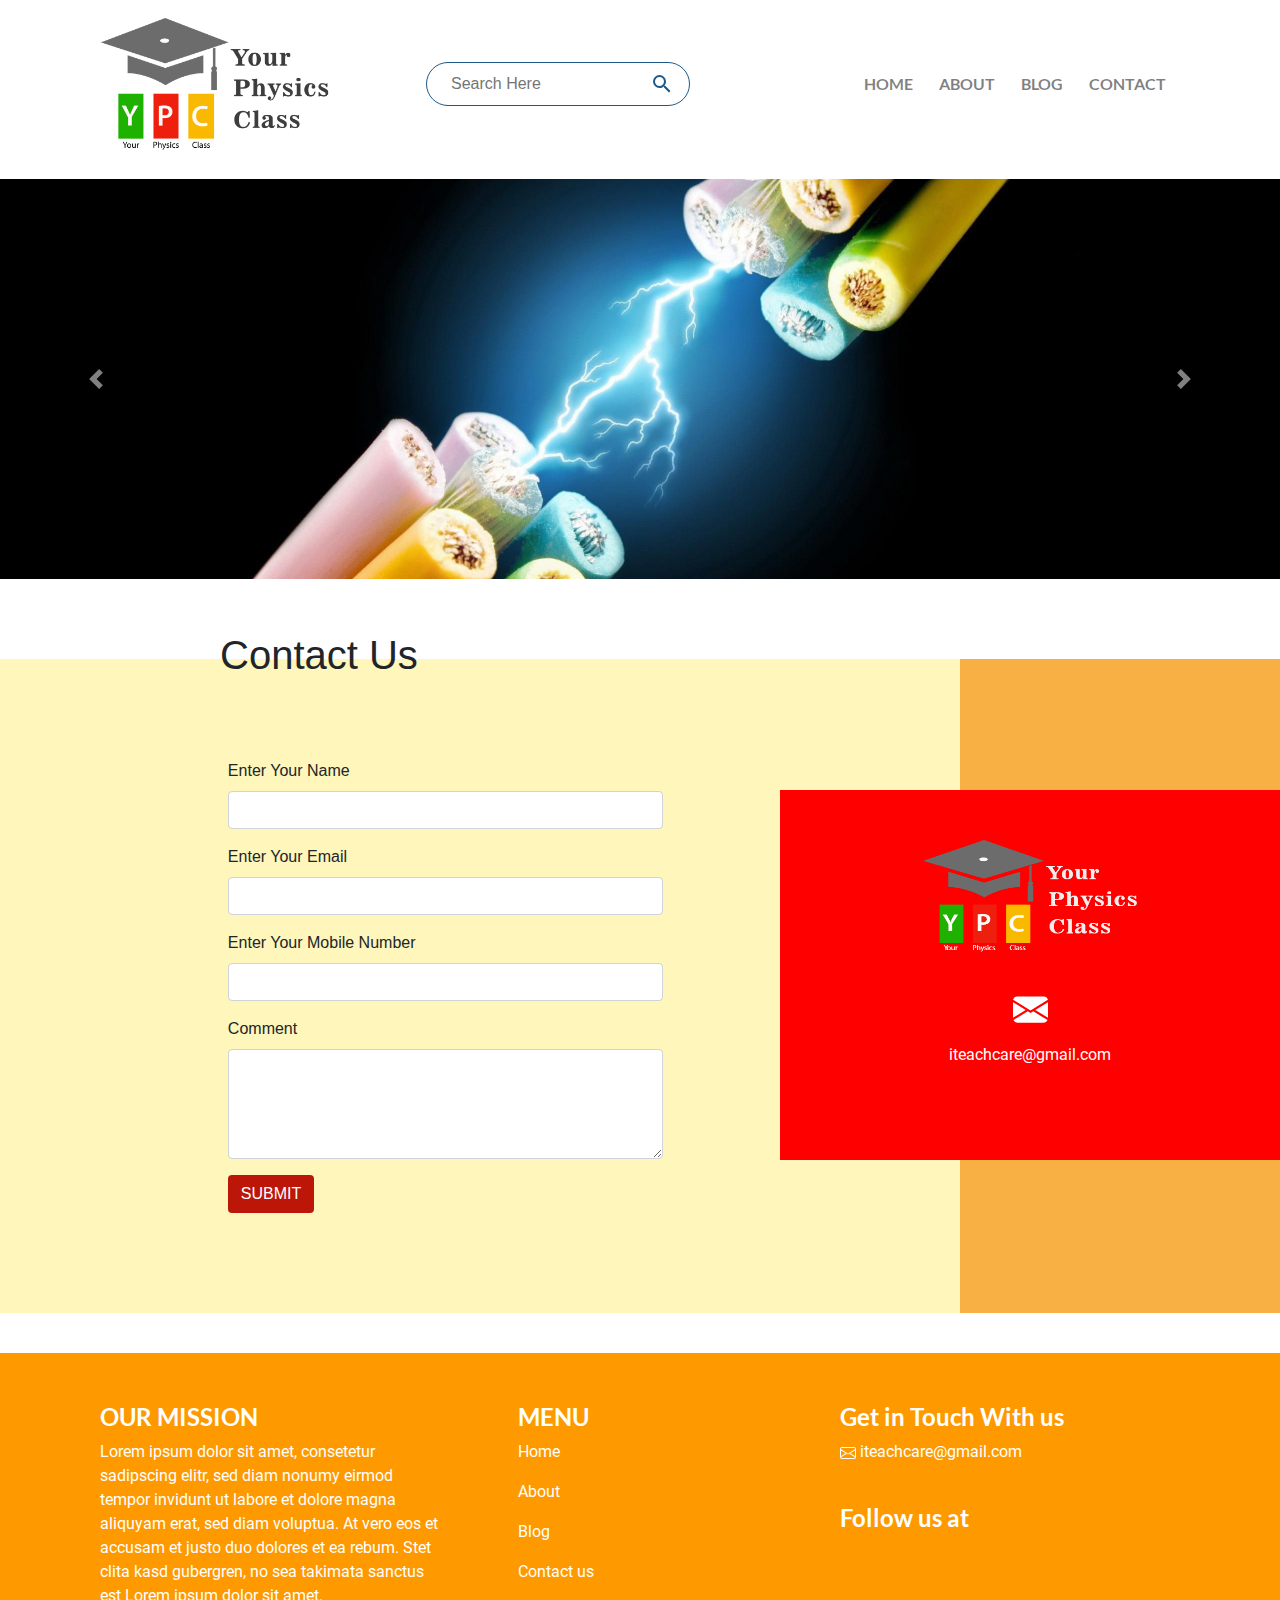
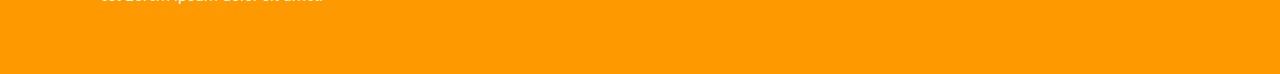
<file: contact.html>
<!DOCTYPE html>
<html>
	<head>
		<meta charset="UTF-8">
	    <meta http-equiv="X-UA-Compatible" content="IE=edge">
	    <meta name="viewport" content="width=device-width, initial-scale=1.0">
	    <title>Contact Page</title>
	     <!-- Bootstrap CSS -->
	     <link rel="stylesheet" href="css/bootstrap.min.css" >
	    
	     <!-- font awesome css -->
	     <link rel="stylesheet" href="https://use.fontawesome.com/releases/v5.15.1/css/all.css" integrity="sha384-vp86vTRFVJgpjF9jiIGPEEqYqlDwgyBgEF109VFjmqGmIY/Y4HV4d3Gp2irVfcrp" crossorigin="anonymous">
	     <!-- css -->
	     <link rel="stylesheet" type="text/css" href="css/style.css">
	</head>
	<body>
			<!-- header section -->
	    <div class="container">
	      	<div class="row">
		        <div class="col">
		          	<header>
			            <nav class="navbar navbar-expand-lg navbar-light">
			              	<a class="navbar-brand" href="index.html"><img src="img/final logo.png" alt="logo" class="img-fluid "></a>
				            <button class="navbar-toggler" type="button" data-toggle="collapse" data-target="#navbarSupportedContent" aria-controls="navbarSupportedContent" aria-expanded="false" aria-label="Toggle navigation">
				            	<span class="navbar-toggler-icon"></span>
				            </button>
			              	<div class="collapse navbar-collapse" id="navbarSupportedContent">
				              	<div class="input-group searchBar">
					                <input onclick="inputFunction()" type="text" id="searchQueryInput" placeholder="Search Here"
					                  aria-label="Search Here">
					                <button id="searchQuerySubmit" type="submit" name="searchQuerySubmit">
					                  <svg style="width:24px;height:24px;" viewBox="0 0 24 24">
					                    <path fill="#1C5989"
					                      d="M9.5,3A6.5,6.5 0 0,1 16,9.5C16,11.11 15.41,12.59 14.44,13.73L14.71,14H15.5L20.5,19L19,20.5L14,15.5V14.71L13.73,14.44C12.59,15.41 11.11,16 9.5,16A6.5,6.5 0 0,1 3,9.5A6.5,6.5 0 0,1 9.5,3M9.5,5C7,5 5,7 5,9.5C5,12 7,14 9.5,14C12,14 14,12 14,9.5C14,7 12,5 9.5,5Z" />
					                  </svg>
					                </button>
				              	</div>
				                <ul class="navbar-nav ml-auto">
				                  	<li class="nav-item">
				                    	<a class="nav-link" href="index.html">HOME </a>
				                  	</li>
				                  	<li class="nav-item">
				                    	<a class="nav-link" href="about.html">ABOUT</a>
				                  	</li>
				                  	<li class="nav-item">
				                    	<a class="nav-link" href="blog.html">BLOG</a>
				                  	</li>
				                  	<li class="nav-item">
				                    	<a class="nav-link" href="contact.html">CONTACT</a>
				                  	</li>
				                </ul>
			              	</div>
			            </nav>
		          	</header>
		        </div>
	      	</div>
	    </div>
		<!-- Carousel sec -->
		<div class="container-fluid">
			<section class="carousel">
				<div id="carouselExampleControls" class="carousel slide" data-ride="carousel">
					<div class="carousel-inner">
					    <div class="carousel-item active">
					      <img src="img/banner1.png" class="d-block w-100" alt="...">
					    </div>
					    <div class="carousel-item">
					      <img src="img/banner1.png" class="d-block w-100" alt="...">
					    </div>
					    
					</div>
					<a class="carousel-control-prev" href="#carouselExampleControls" role="button" data-slide="prev">
					    <span class="carousel-control-prev-icon" aria-hidden="true"></span>
					    <span class="sr-only">Previous</span>
					</a>
					<a class="carousel-control-next" href="#carouselExampleControls" role="button" data-slide="next">
					    <span class="carousel-control-next-icon" aria-hidden="true"></span>
					    <span class="sr-only">Next</span>
					</a>
				</div>
			</section>
		</div>
		<!-- form section -->
	    <div class="container-fluid">
	    	<section class="contact_sec">
		        <div class="row">
		            <div class="col-lg-9 cont_form">
		                <div class="container">
		                    <div class="row">
		                        <h1>Contact Us</h1>
		                        <div class="col-lg-6 align-self-center">
		                            <form>
		                                <div class="form-group">
		                                    <label for="name">Enter Your Name</label>
		                                    <input type="text" class="form-control" id="nameId" aria-describedby="nameHelp">
		                                </div>
		                                <div class="form-group">
		                                    <label for="email">Enter Your Email</label>
		                                    <input type="email" class="form-control" id="emailId" aria-describedby="emailHelp">
		                                </div>
		                                <div class="form-group">
		                                    <label for="MobileNumber">Enter Your Mobile Number</label>
		                                    <input type="text" class="form-control" id="exampleInputPassword1">
		                                </div>
		                                <div class="form-group">
		                                    <label for="Comment">Comment</label>
		                                    <textarea class="form-control" id="exampleFormControlTextarea1" rows="4"></textarea>
		                                </div>
		                                <button type="submit" class="btn text-white" style="background-color: #BC1608;">SUBMIT</button>
		                            </form>
		                        </div>
		                    </div>
		                </div>
		            </div>
		            <!-- social media icon -->
		            <div class="col-lg-3 media social_icon  ">
		                <div class="text-center red-box">
		                    <p class="text-center pb-4"><img src="img/final logosvg.png" class="img-fluid" style="height: 112px; width: 215px;" alt="logo"></p>
		                    <p class="text-center text-white">
		                        <svg xmlns="http://www.w3.org/2000/svg" width="35" height="35" fill="currentColor" class="bi bi-envelope-fill"
		                            viewBox="0 0 16 16">
		                            <path
		                                d="M.05 3.555A2 2 0 0 1 2 2h12a2 2 0 0 1 1.95 1.555L8 8.414.05 3.555zM0 4.697v7.104l5.803-3.558L0 4.697zM6.761 8.83l-6.57 4.027A2 2 0 0 0 2 14h12a2 2 0 0 0 1.808-1.144l-6.57-4.027L8 9.586l-1.239-.757zm3.436-.586L16 11.801V4.697l-5.803 3.546z" />
		                        </svg>
		                    </p>
		                    <p class="text-white">
		                        iteachcare@gmail.com
		                    </p>
		                </div>
		                <span class="ml-auto align-self-end pb-5 cont_form_icon">
			                <a href=""><i class="fab fa-twitter fa-lg mr-3 " style="color:#0A8DC9"></i></a>
			                <a href=""><i class="fab fa-instagram fa-lg mr-3" style="color:#f81f43"></i></a>
			                <a href=""><i class="fab fa-facebook fa-lg mr-3" style="color:#3B5998"></i></a>
			                <a href=""><i class="fab fa-youtube fa-lg" style="color:#FF0000"></i></a>
		                </span>
		            </div>
		        </div>
	        </section>
	    </div>
	    <!-- footer section -->
	    <div class="container-fluid">
	      	<section class="foot">
		        <div class="container">
		          	<footer>
			            <div class="row text-white">
			              	<div class="col-md-4 ">
				                <h3>OUR MISSION</h3>
				                <p>
				                  Lorem ipsum dolor sit amet, consetetur sadipscing elitr, sed diam nonumy eirmod tempor invidunt ut labore et
				                  dolore
				                  magna aliquyam erat, sed diam voluptua. At vero eos et accusam et justo duo dolores et ea rebum. Stet clita
				                  kasd
				                  gubergren, no sea takimata sanctus est Lorem ipsum dolor sit amet.
				                </p>
			              	</div>
			              	<div class="col-md-4">
				                <h3 class="ml-5 mar_lft">MENU</h3>
				                <p class="ml-5 mar_lft"><a href="index.html" class="text-white text-decoration-none">Home</a></p>
				                <p class="ml-5 mar_lft"><a href="about.html" class="text-white text-decoration-none">About</a></p>
				                <p class="ml-5 mar_lft"><a href="blog.html" class="text-white text-decoration-none">Blog</a></p>
				                <p class="ml-5 mar_lft"><a href="contact.html" class="text-white text-decoration-none">Contact us</a></p>
			              	</div>
			              	<div class="col-md-4 social_icon_index">
				                <h3>Get in Touch With us</h3>
				                <p><span><svg xmlns="http://www.w3.org/2000/svg" width="16" height="16" fill="currentColor"
				                      class="bi bi-envelope" viewBox="0 0 16 16">
				                      <path
				                        d="M0 4a2 2 0 0 1 2-2h12a2 2 0 0 1 2 2v8a2 2 0 0 1-2 2H2a2 2 0 0 1-2-2V4zm2-1a1 1 0 0 0-1 1v.217l7 4.2 7-4.2V4a1 1 0 0 0-1-1H2zm13 2.383-4.758 2.855L15 11.114v-5.73zm-.034 6.878L9.271 8.82 8 9.583 6.728 8.82l-5.694 3.44A1 1 0 0 0 2 13h12a1 1 0 0 0 .966-.739zM1 11.114l4.758-2.876L1 5.383v5.73z" />
				                    </svg></span> iteachcare@gmail.com
				                </p>
				                <h3 class="pt-4">Follow us at</h3>
				                <p>
				                  <a href=""><i class="fab fa-twitter fa-2x mr-2 " style="color:#0A8DC9"></i></a>
				                  <a href=""><i class="fab fa-instagram fa-2x mr-2" style="color:#f81f43"></i></a>
				                  <a href=""><i class="fab fa-facebook fa-2x mr-2" style="color:#3B5998"></i></a>
				                  <a href=""><i class="fab fa-youtube fa-2x" style="color:#FF0000"></i></a>
				                </p>
			              	</div>
			        
			            </div>
		          	</footer>
		        </div>
	      	</section>
	    </div>

	    	<!-- Option 1: jQuery and Bootstrap Bundle (includes Popper) -->
	        <script src="js/bootstrap.bundle.min.js" ></script>
	        <!-- JS Script -->
	     	<script src="js/jquery-3.6.0.min.js"></script>
	</body>
</html>
</file>
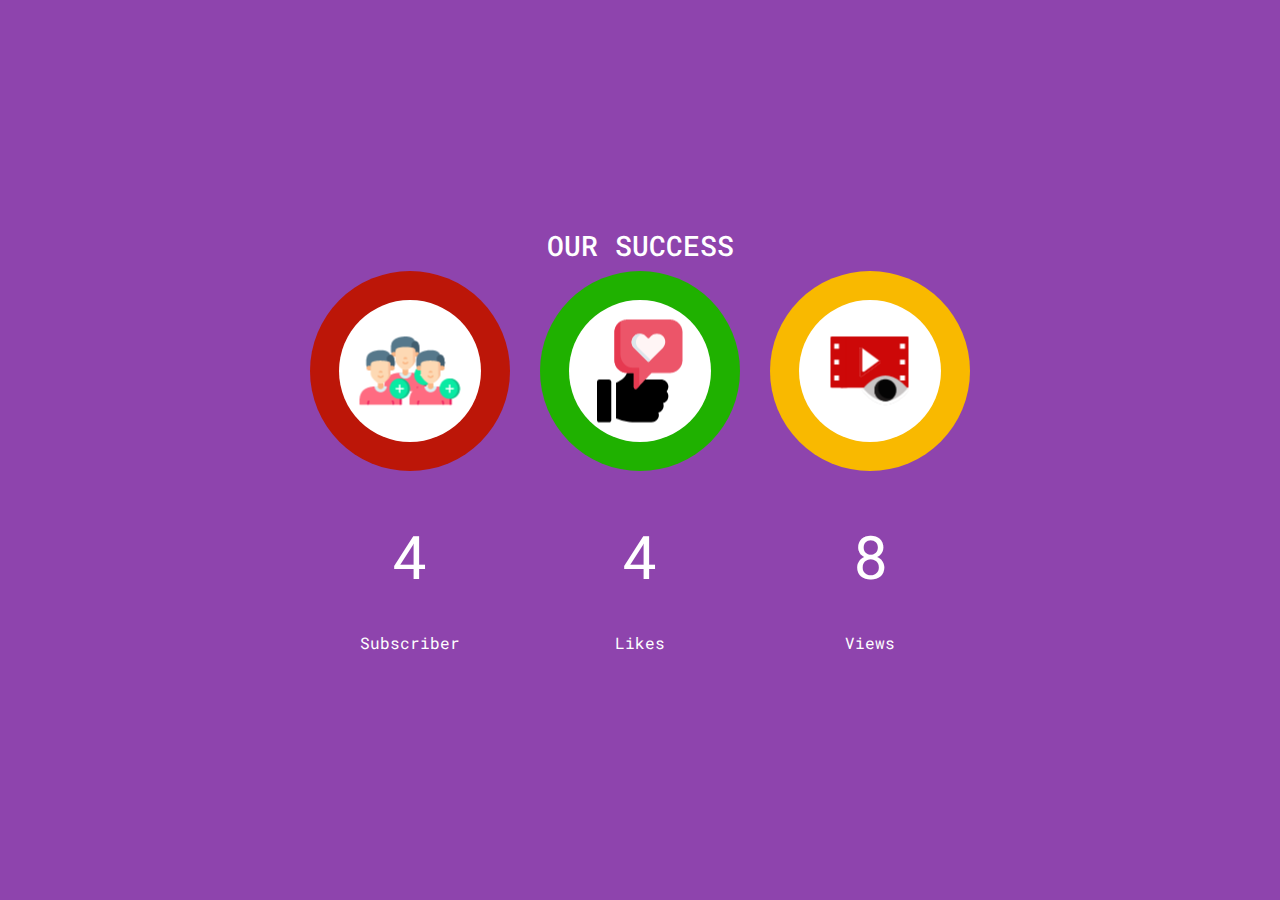
<file: counter.html>
<!DOCTYPE html>
<html lang="en">
	<head>
	    <meta charset="UTF-8">
	    <meta http-equiv="X-UA-Compatible" content="IE=edge">
	    <meta name="viewport" content="width=device-width, initial-scale=1.0">
	    <title>Home-myphisics</title>
	     <!-- Bootstrap CSS -->
	     <link rel="stylesheet" href="css/bootstrap.min.css" >
	    <!-- JS Script -->
	     <script src="js/jquery-3.6.0.min.js"></script>
	     <!-- css -->
	     <link rel="stylesheet" type="text/css" href="css/counter.css">
	     <style>
	     	.cir{width: 200px;height: 200px;border-radius: 50%;position: relative;}
	     	.sub{background-color: #BC1608;}
	     	.like{background-color: #1FB100;}
	     	.view{background-color: #F9B900;}
	     	.small_cir{width: 142px;height: 142px;border-radius: 50%;position: absolute;top: 50%;left: 50%;transform: translate(-50%, -50%);background-color: #fff;}
	     	.small_cir img{position: absolute;top: 50%;left: 50%;transform: translate(-50%, -50%);}
	     </style>
	</head>
	<body>
		
		<!-- Carousel sec -->
	
			<!-- success -->
			<section class="success">
				<div class="container">
				<div class="row suc-mar">
					<div class="col text-center">
						<h3>OUR SUCCESS</h3>
					</div>
				</div>
				<div class="row">
					<div class="col text-center">
						<div class="cir sub mx-auto">
							<div class="small_cir">
								<img src="img/sub.png">								
							</div>	
						</div>
						<div class="counter-container">	     
					      <div class="counter" data-target="10"></div>			      
				    	</div>
						<p>Subscriber</p>
					</div>
					<div class="col text-center">
						<div class="cir like mx-auto">
							<div class="small_cir">
								<img src="img/like.png">							
							</div>	
						</div>
						<div class="counter-container">	      
					      <div class="counter" data-target="5"></div>			      
					    </div>
						<p>Likes</p>
					</div>
					<div class="col text-center">
						<div class="cir view mx-auto">
							<div class="small_cir">
								<img src="img/view.png">							
							</div>	
						</div>
						<div class="counter-container">	      
					      <div class="counter" data-target="12"></div>			      
					    </div>
						<p>Views</p>
					</div>
				</div>
				</div>
			</section>

			<script type="text/javascript">const counters = document.querySelectorAll(".counter");

				counters.forEach((counter) => {
				  counter.innerText = "0";
				  const updateCounter = () => {
				    const target = +counter.getAttribute("data-target");
				    const count = +counter.innerText;
				    const increment = target / 10;
				    if (count < target) {
				      counter.innerText = `${Math.ceil(count + increment)}`;
				      setTimeout(updateCounter, 200);
				    } else counter.innerText = target;
				  };
				  updateCounter();
				});
			</script>
			
	     <!-- Option 1: jQuery and Bootstrap Bundle (includes Popper) -->
	        <script src="https://cdnjs.cloudflare.com/ajax/libs/popper.js/1.12.9/umd/popper.min.js" integrity="sha384-ApNbgh9B+Y1QKtv3Rn7W3mgPxhU9K/ScQsAP7hUibX39j7fakFPskvXusvfa0b4Q" crossorigin="anonymous"></script>
	        <script src="https://maxcdn.bootstrapcdn.com/bootstrap/4.0.0/js/bootstrap.min.js" integrity="sha384-JZR6Spejh4U02d8jOt6vLEHfe/JQGiRRSQQxSfFWpi1MquVdAyjUar5+76PVCmYl" crossorigin="anonymous"></script>
	</body>
</html>
</file>
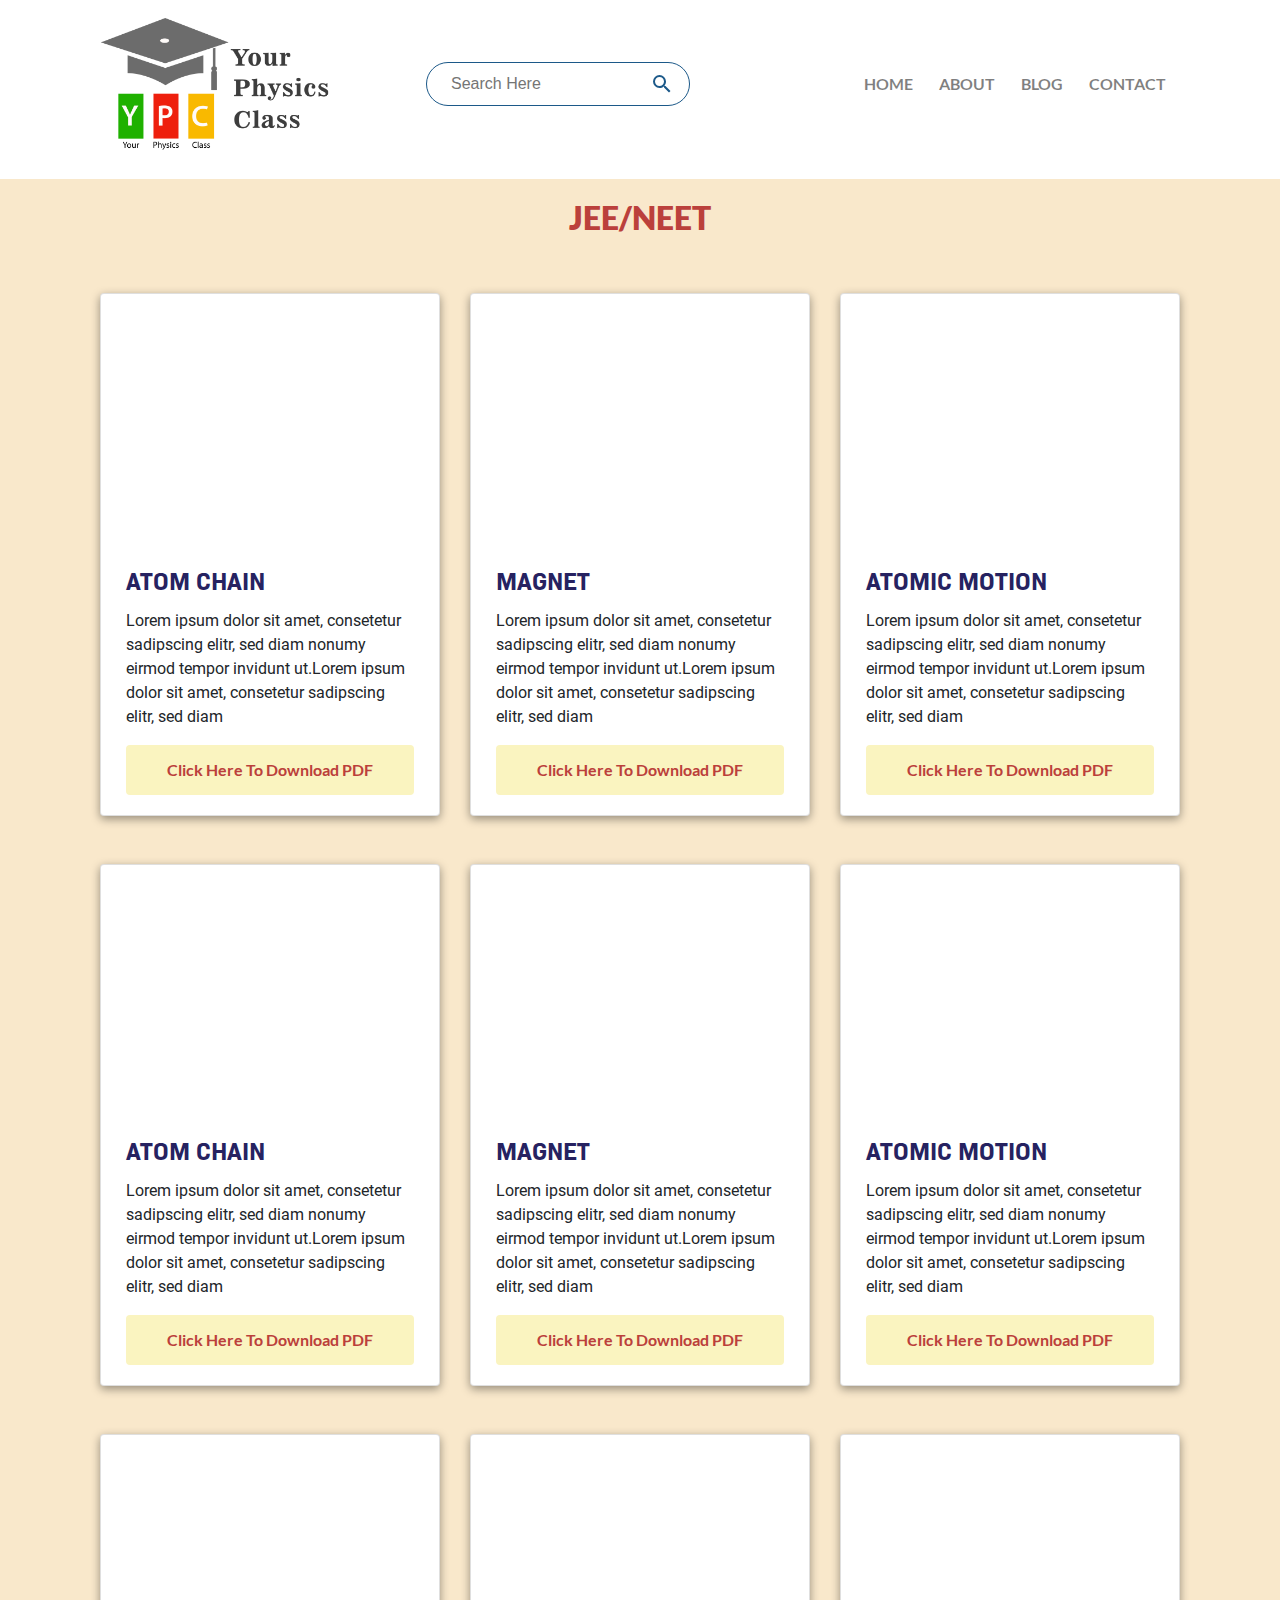
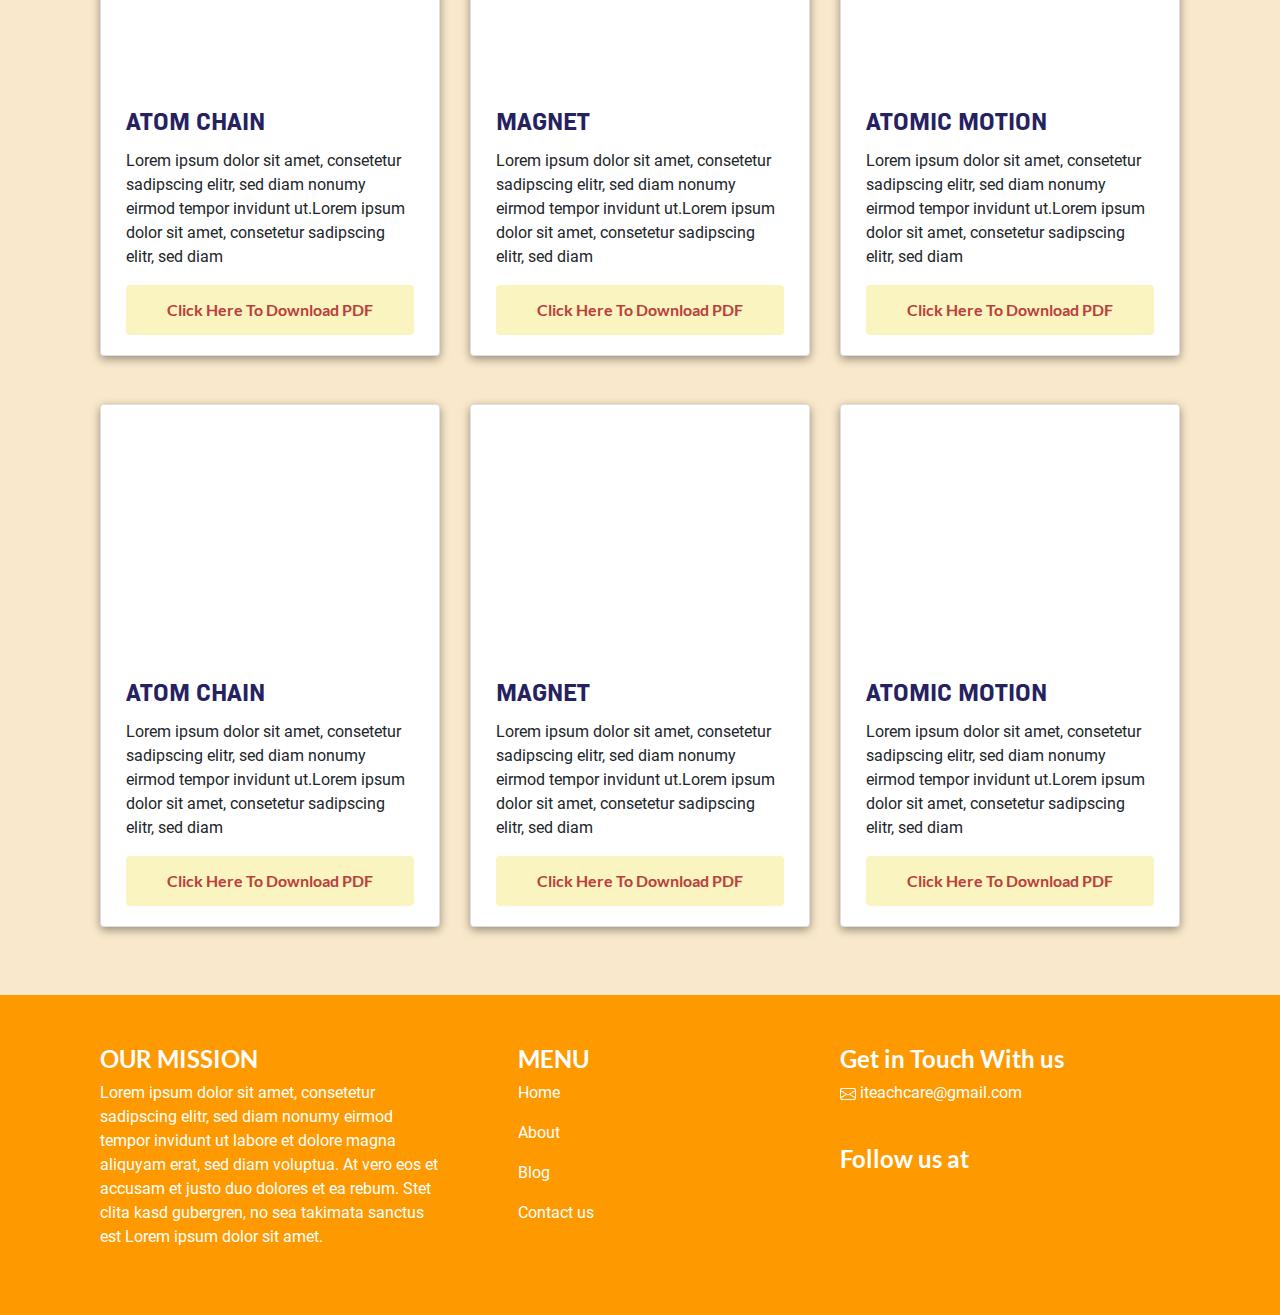
<file: jee.html>
<!DOCTYPE html>
<html lang="en">
	<head>
	    <meta charset="UTF-8">
	    <meta http-equiv="X-UA-Compatible" content="IE=edge">
	    <meta name="viewport" content="width=device-width, initial-scale=1.0">
	    <title>JEE/NEET</title>
	     <!-- Bootstrap CSS -->
	    <link rel="stylesheet" href="css/bootstrap.min.css" >
	    <!-- JS Script -->
	    <script src="js/jquery-3.6.0.min.js"></script>
	     <!-- font awesome css -->
	    <link rel="stylesheet" href="https://use.fontawesome.com/releases/v5.15.1/css/all.css" integrity="sha384-vp86vTRFVJgpjF9jiIGPEEqYqlDwgyBgEF109VFjmqGmIY/Y4HV4d3Gp2irVfcrp" crossorigin="anonymous">
	     <!-- css -->
	    <link rel="stylesheet" type="text/css" href="css/style.css">
	    <style type="text/css">
	     	h4{text-decoration: none; font-family: Lato-Black; font-size: 32px;
	     		color: #BC1608;}
	    </style>		     
	</head>
	<body>
		<!-- header section -->
	    <div class="container">
	      	<div class="row">
		        <div class="col">
		          <header>
		            <nav class="navbar navbar-expand-lg navbar-light">
		            	<a class="navbar-brand" href="index.html"><img src="img/final logo.png"  class="img-fluid " alt="logo"></a>
		              	<button class="navbar-toggler" type="button" data-toggle="collapse" data-target="#navbarSupportedContent"
		                aria-controls="navbarSupportedContent" aria-expanded="false" aria-label="Toggle navigation">
		                <span class="navbar-toggler-icon"></span>
		              	</button>
		            <div class="collapse navbar-collapse" id="navbarSupportedContent">
			            <div class="input-group searchBar">
			                <input type="text" id="searchQueryInput" placeholder="Search Here"
			                  aria-label="Search Here">
			                <button id="searchQuerySubmit" type="submit" name="searchQuerySubmit">
			                  <svg style="width:24px;height:24px;" viewBox="0 0 24 24">
			                    <path fill="#1C5989"
			                      d="M9.5,3A6.5,6.5 0 0,1 16,9.5C16,11.11 15.41,12.59 14.44,13.73L14.71,14H15.5L20.5,19L19,20.5L14,15.5V14.71L13.73,14.44C12.59,15.41 11.11,16 9.5,16A6.5,6.5 0 0,1 3,9.5A6.5,6.5 0 0,1 9.5,3M9.5,5C7,5 5,7 5,9.5C5,12 7,14 9.5,14C12,14 14,12 14,9.5C14,7 12,5 9.5,5Z" />
			                  </svg>
			                </button>
			            </div>
		                <ul class="navbar-nav ml-auto">
		                  	<li class="nav-item">
		                    	<a class="nav-link" href="index.html">HOME </a>
		                  	</li>
		                  	<li class="nav-item">
		                    	<a class="nav-link" href="about.html">ABOUT</a>
		                  	</li>
		                  	<li class="nav-item">
		                    	<a class="nav-link" href="blog.html">BLOG</a>
		                  	</li>
		                  	<li class="nav-item">
		                    	<a class="nav-link" href="contact.html">CONTACT</a>
		                  	</li>
		                </ul>
		            </div>
		            </nav>
		          </header>
		        </div>
	      	</div>
	    </div>
		<!-- Carousel sec -->
		<div class="container-fluid">
			<!-- Videos sec start -->
			<section class="class11-page">
				<!-- class11 -->
				<div class="class11">
					<div class="container">
						<div class="row mb-5">
							<div class="col text-center">
								<h4>JEE/NEET</h4>
							</div>
						</div>
						<div class="row mb-5">							
							<div class="col-sm-8 col-lg-4 mx-auto pkt-mar">
					            <div class="card mx-auto">
					              <div class="embed-responsive embed-responsive-4by3">
					                <iframe class="embed-responsive-item" src="https://www.youtube.com/embed/zpOULjyy-n8?rel=0" allowfullscreen></iframe>
					              </div>
					              <div class="card-body">
					                <h5 class="card-title">ATOM CHAIN</h5>
					                <p class="card-text">Lorem ipsum dolor sit amet, consetetur sadipscing elitr, sed diam nonumy eirmod tempor invidunt ut.Lorem ipsum dolor sit amet, consetetur sadipscing elitr, sed diam
					                </p>
					                <a href="#" class="btn btn-block btn-bg-pdf">Click Here To Download PDF</a>
					              </div>
					            </div>
					        </div>		
							<div class="col-sm-8 col-lg-4 mx-auto pkt-mar">
					            <div class="card mx-auto">
					              <div class="embed-responsive embed-responsive-4by3">
					                <iframe class="embed-responsive-item" src="https://www.youtube.com/embed/zpOULjyy-n8?rel=0" allowfullscreen></iframe>
					              </div>
					              <div class="card-body">
					                <h5 class="card-title">MAGNET</h5>
					                <p class="card-text">Lorem ipsum dolor sit amet, consetetur sadipscing elitr, sed diam nonumy eirmod tempor invidunt ut.Lorem ipsum dolor sit amet, consetetur sadipscing elitr, sed diam
					                </p>
					                <a href="#" class="btn btn-block btn-bg-pdf">Click Here To Download PDF</a>
					              </div>
					            </div>
					        </div>			
							<div class="col-sm-8 col-lg-4 mx-auto pkt-mar">
					            <div class="card mx-auto">
					              <div class="embed-responsive embed-responsive-4by3">
					                <iframe class="embed-responsive-item" src="https://www.youtube.com/embed/zpOULjyy-n8?rel=0" allowfullscreen></iframe>
					              </div>
					              <div class="card-body">
					                <h5 class="card-title">ATOMIC MOTION</h5>
					                <p class="card-text">Lorem ipsum dolor sit amet, consetetur sadipscing elitr, sed diam nonumy eirmod tempor invidunt ut.Lorem ipsum dolor sit amet, consetetur sadipscing elitr, sed diam
					                </p>
					                <a href="#" class="btn btn-block btn-bg-pdf">Click Here To Download PDF</a>
					              </div>
					            </div>
					        </div>							
						</div>
						<div class="row mb-5">							
							<div class="col-sm-8 col-lg-4 mx-auto pkt-mar">
					            <div class="card mx-auto">
					              <div class="embed-responsive embed-responsive-4by3">
					                <iframe class="embed-responsive-item" src="https://www.youtube.com/embed/zpOULjyy-n8?rel=0" allowfullscreen></iframe>
					              </div>
					              <div class="card-body">
					                <h5 class="card-title">ATOM CHAIN</h5>
					                <p class="card-text">Lorem ipsum dolor sit amet, consetetur sadipscing elitr, sed diam nonumy eirmod tempor invidunt ut.Lorem ipsum dolor sit amet, consetetur sadipscing elitr, sed diam
					                </p>
					                <a href="#" class="btn btn-block btn-bg-pdf">Click Here To Download PDF</a>
					              </div>
					            </div>
					        </div>		
							<div class="col-sm-8 col-lg-4 mx-auto pkt-mar">
					            <div class="card mx-auto">
					              <div class="embed-responsive embed-responsive-4by3">
					                <iframe class="embed-responsive-item" src="https://www.youtube.com/embed/zpOULjyy-n8?rel=0" allowfullscreen></iframe>
					              </div>
					              <div class="card-body">
					                <h5 class="card-title">MAGNET</h5>
					                <p class="card-text">Lorem ipsum dolor sit amet, consetetur sadipscing elitr, sed diam nonumy eirmod tempor invidunt ut.Lorem ipsum dolor sit amet, consetetur sadipscing elitr, sed diam
					                </p>
					                <a href="#" class="btn btn-block btn-bg-pdf">Click Here To Download PDF</a>
					              </div>
					            </div>
					        </div>			
							<div class="col-sm-8 col-lg-4 mx-auto pkt-mar">
					            <div class="card mx-auto">
					              <div class="embed-responsive embed-responsive-4by3">
					                <iframe class="embed-responsive-item" src="https://www.youtube.com/embed/zpOULjyy-n8?rel=0" allowfullscreen></iframe>
					              </div>
					              <div class="card-body">
					                <h5 class="card-title">ATOMIC MOTION</h5>
					                <p class="card-text">Lorem ipsum dolor sit amet, consetetur sadipscing elitr, sed diam nonumy eirmod tempor invidunt ut.Lorem ipsum dolor sit amet, consetetur sadipscing elitr, sed diam
					                </p>
					                <a href="#" class="btn btn-block btn-bg-pdf">Click Here To Download PDF</a>
					              </div>
					            </div>
					        </div>							
						</div>
						<div class="row mb-5">							
							<div class="col-sm-8 col-lg-4 mx-auto pkt-mar">
					            <div class="card mx-auto">
					              <div class="embed-responsive embed-responsive-4by3">
					                <iframe class="embed-responsive-item" src="https://www.youtube.com/embed/zpOULjyy-n8?rel=0" allowfullscreen></iframe>
					              </div>
					              <div class="card-body">
					                <h5 class="card-title">ATOM CHAIN</h5>
					                <p class="card-text">Lorem ipsum dolor sit amet, consetetur sadipscing elitr, sed diam nonumy eirmod tempor invidunt ut.Lorem ipsum dolor sit amet, consetetur sadipscing elitr, sed diam
					                </p>
					                <a href="#" class="btn btn-block btn-bg-pdf">Click Here To Download PDF</a>
					              </div>
					            </div>
					        </div>		
							<div class="col-sm-8 col-lg-4 mx-auto pkt-mar">
					            <div class="card mx-auto">
					              <div class="embed-responsive embed-responsive-4by3">
					                <iframe class="embed-responsive-item" src="https://www.youtube.com/embed/zpOULjyy-n8?rel=0" allowfullscreen></iframe>
					              </div>
					              <div class="card-body">
					                <h5 class="card-title">MAGNET</h5>
					                <p class="card-text">Lorem ipsum dolor sit amet, consetetur sadipscing elitr, sed diam nonumy eirmod tempor invidunt ut.Lorem ipsum dolor sit amet, consetetur sadipscing elitr, sed diam
					                </p>
					                <a href="#" class="btn btn-block btn-bg-pdf">Click Here To Download PDF</a>
					              </div>
					            </div>
					        </div>			
							<div class="col-sm-8 col-lg-4 mx-auto pkt-mar">
					            <div class="card mx-auto">
					              <div class="embed-responsive embed-responsive-4by3">
					                <iframe class="embed-responsive-item" src="https://www.youtube.com/embed/zpOULjyy-n8?rel=0" allowfullscreen></iframe>
					              </div>
					              <div class="card-body">
					                <h5 class="card-title">ATOMIC MOTION</h5>
					                <p class="card-text">Lorem ipsum dolor sit amet, consetetur sadipscing elitr, sed diam nonumy eirmod tempor invidunt ut.Lorem ipsum dolor sit amet, consetetur sadipscing elitr, sed diam
					                </p>
					                <a href="#" class="btn btn-block btn-bg-pdf">Click Here To Download PDF</a>
					              </div>
					            </div>
					        </div>							
						</div>
						<div class="row mb-5">							
							<div class="col-sm-8 col-lg-4 mx-auto pkt-mar">
					            <div class="card mx-auto">
					              <div class="embed-responsive embed-responsive-4by3">
					                <iframe class="embed-responsive-item" src="https://www.youtube.com/embed/zpOULjyy-n8?rel=0" allowfullscreen></iframe>
					              </div>
					              <div class="card-body">
					                <h5 class="card-title">ATOM CHAIN</h5>
					                <p class="card-text">Lorem ipsum dolor sit amet, consetetur sadipscing elitr, sed diam nonumy eirmod tempor invidunt ut.Lorem ipsum dolor sit amet, consetetur sadipscing elitr, sed diam
					                </p>
					                <a href="#" class="btn btn-block btn-bg-pdf">Click Here To Download PDF</a>
					              </div>
					            </div>
					        </div>		
							<div class="col-sm-8 col-lg-4 mx-auto pkt-mar">
					            <div class="card mx-auto">
					              <div class="embed-responsive embed-responsive-4by3">
					                <iframe class="embed-responsive-item" src="https://www.youtube.com/embed/zpOULjyy-n8?rel=0" allowfullscreen></iframe>
					              </div>
					              <div class="card-body">
					                <h5 class="card-title">MAGNET</h5>
					                <p class="card-text">Lorem ipsum dolor sit amet, consetetur sadipscing elitr, sed diam nonumy eirmod tempor invidunt ut.Lorem ipsum dolor sit amet, consetetur sadipscing elitr, sed diam
					                </p>
					                <a href="#" class="btn btn-block btn-bg-pdf">Click Here To Download PDF</a>
					              </div>
					            </div>
					        </div>			
							<div class="col-sm-8 col-lg-4 mx-auto pkt-mar">
					            <div class="card mx-auto">
					              <div class="embed-responsive embed-responsive-4by3">
					                <iframe class="embed-responsive-item" src="https://www.youtube.com/embed/zpOULjyy-n8?rel=0" allowfullscreen></iframe>
					              </div>
					              <div class="card-body">
					                <h5 class="card-title">ATOMIC MOTION</h5>
					                <p class="card-text">Lorem ipsum dolor sit amet, consetetur sadipscing elitr, sed diam nonumy eirmod tempor invidunt ut.Lorem ipsum dolor sit amet, consetetur sadipscing elitr, sed diam
					                </p>
					                <a href="#" class="btn btn-block btn-bg-pdf">Click Here To Download PDF</a>
					              </div>
					            </div>
					        </div>							
						</div>						
					</div>
				</div>

			</section>
		</div>
		<!-- footer section -->
	    <div class="container-fluid">
	      <section class="foot">
	        <div class="container">
	          <footer>
	            <div class="row text-white">
	              <div class="col-md-4 ">
	                <h3>OUR MISSION</h3>
	                <p>
	                  Lorem ipsum dolor sit amet, consetetur sadipscing elitr, sed diam nonumy eirmod tempor invidunt ut labore et
	                  dolore
	                  magna aliquyam erat, sed diam voluptua. At vero eos et accusam et justo duo dolores et ea rebum. Stet clita
	                  kasd
	                  gubergren, no sea takimata sanctus est Lorem ipsum dolor sit amet.
	                </p>
	              </div>
	              <div class="col-md-4">
	                <h3 class="ml-5 mar_lft">MENU</h3>
	                <p class="ml-5 mar_lft"><a href="index.html" class="text-white text-decoration-none">Home</a></p>
	                <p class="ml-5 mar_lft"><a href="about.html" class="text-white text-decoration-none">About</a></p>
	                <p class="ml-5 mar_lft"><a href="blog.html" class="text-white text-decoration-none">Blog</a></p>
	                <p class="ml-5 mar_lft"><a href="contact.html" class="text-white text-decoration-none">Contact us</a></p>
	              </div>
	              <div class="col-md-4 social_icon_index">
	                <h3>Get in Touch With us</h3>
	                <p><span><svg xmlns="http://www.w3.org/2000/svg" width="16" height="16" fill="currentColor"
	                      class="bi bi-envelope" viewBox="0 0 16 16">
	                      <path
	                        d="M0 4a2 2 0 0 1 2-2h12a2 2 0 0 1 2 2v8a2 2 0 0 1-2 2H2a2 2 0 0 1-2-2V4zm2-1a1 1 0 0 0-1 1v.217l7 4.2 7-4.2V4a1 1 0 0 0-1-1H2zm13 2.383-4.758 2.855L15 11.114v-5.73zm-.034 6.878L9.271 8.82 8 9.583 6.728 8.82l-5.694 3.44A1 1 0 0 0 2 13h12a1 1 0 0 0 .966-.739zM1 11.114l4.758-2.876L1 5.383v5.73z" />
	                    </svg></span> iteachcare@gmail.com
	                </p>
	                <h3 class="pt-4">Follow us at</h3>
	                <p>
	                  <a href=""><i class="fab fa-twitter fa-2x mr-2 " style="color:#0A8DC9"></i></a>
	                  <a href=""><i class="fab fa-instagram fa-2x mr-2" style="color:#f81f43"></i></a>
	                  <a href=""><i class="fab fa-facebook fa-2x mr-2" style="color:#3B5998"></i></a>
	                  <a href=""><i class="fab fa-youtube fa-2x" style="color:#FF0000"></i></a>
	                </p>
	              </div>
	        
	            </div>
	          </footer>
	        </div>
	      </section>
	    </div>
	      
	        <!-- Option 1: jQuery and Bootstrap Bundle (includes Popper) -->
		    <script src="js/jquery-3.5.1.slim.min.js"></script>
		    <script src="js/bootstrap.bundle.min.js" ></script>
	</body>
</html>
</file>
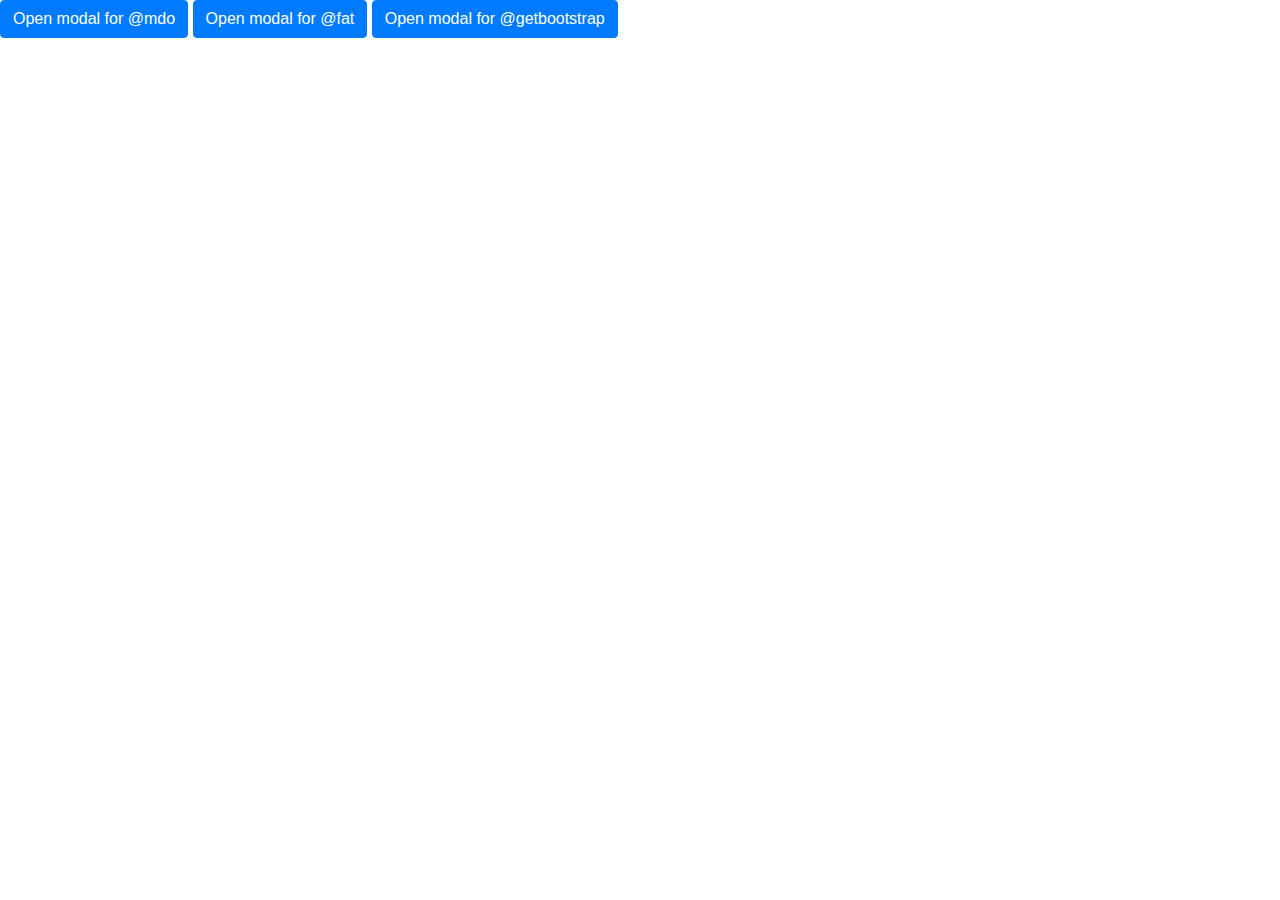
<file: madal.html>
<!DOCTYPE html>
<html>
<head>
	<meta charset="UTF-8">
	    <meta http-equiv="X-UA-Compatible" content="IE=edge">
	    <meta name="viewport" content="width=device-width, initial-scale=1.0">
	    <title>Modal</title>
	     <!-- Bootstrap CSS -->

	    <link rel="stylesheet" href="css/bootstrap.min.css" >
	    
	     <!-- font awesome css -->
	    <link rel="stylesheet" href="https://use.fontawesome.com/releases/v5.15.1/css/all.css" integrity="sha384-vp86vTRFVJgpjF9jiIGPEEqYqlDwgyBgEF109VFjmqGmIY/Y4HV4d3Gp2irVfcrp" crossorigin="anonymous">
	     <!-- css -->
	    <link rel="stylesheet" type="text/css" href="css/style.css">
	
</head>
<body>

	<button type="button" class="btn btn-primary" data-toggle="modal" data-target="#exampleModal" data-whatever="@mdo">Open modal for @mdo</button>
<button type="button" class="btn btn-primary" data-toggle="modal" data-target="#exampleModal" data-whatever="@fat">Open modal for @fat</button>
<button type="button" class="btn btn-primary" data-toggle="modal" data-target="#exampleModal" data-whatever="@getbootstrap">Open modal for @getbootstrap</button>

<div class="modal fade" id="exampleModal" tabindex="-1" aria-labelledby="exampleModalLabel" aria-hidden="true">
  <div class="modal-dialog">
    <div class="modal-content">
      <div class="modal-header">
        <h5 class="modal-title" id="exampleModalLabel">New message</h5>
        <button type="button" class="close" data-dismiss="modal" aria-label="Close">
          <span aria-hidden="true">&times;</span>
        </button>
      </div>
      <div class="modal-body">
        <form>
          <div class="form-group">
            <label for="recipient-name" class="col-form-label">Recipient:</label>
            <input type="text" class="form-control" id="recipient-name">
          </div>
          <div class="form-group">
            <label for="message-text" class="col-form-label">Message:</label>
            <textarea class="form-control" id="message-text"></textarea>
          </div>
        </form>
      </div>
      <div class="modal-footer">
        <button type="button" class="btn btn-secondary" data-dismiss="modal">Close</button>
        <button type="button" class="btn btn-primary">Send message</button>
      </div>
    </div>
  </div>
</div>

<script type="text/javascript">
	$('#exampleModal').on('show.bs.modal', function (event) {
  var button = $(event.relatedTarget) // Button that triggered the modal
  var recipient = button.data('whatever') // Extract info from data-* attributes
  // If necessary, you could initiate an AJAX request here (and then do the updating in a callback).
  // Update the modal's content. We'll use jQuery here, but you could use a data binding library or other methods instead.
  var modal = $(this)
  modal.find('.modal-title').text('New message to ' + recipient)
  modal.find('.modal-body input').val(recipient)
})
</script>
<!-- Option 1: jQuery and Bootstrap Bundle (includes Popper) -->
	        <!-- <script src="js/bootstrap.bundle.min.js" ></script> -->
	        <!-- JS Script -->
	     	<!-- <script src="js/jquery-3.6.0.min.js"></script> -->
</body>
</html>
</file>
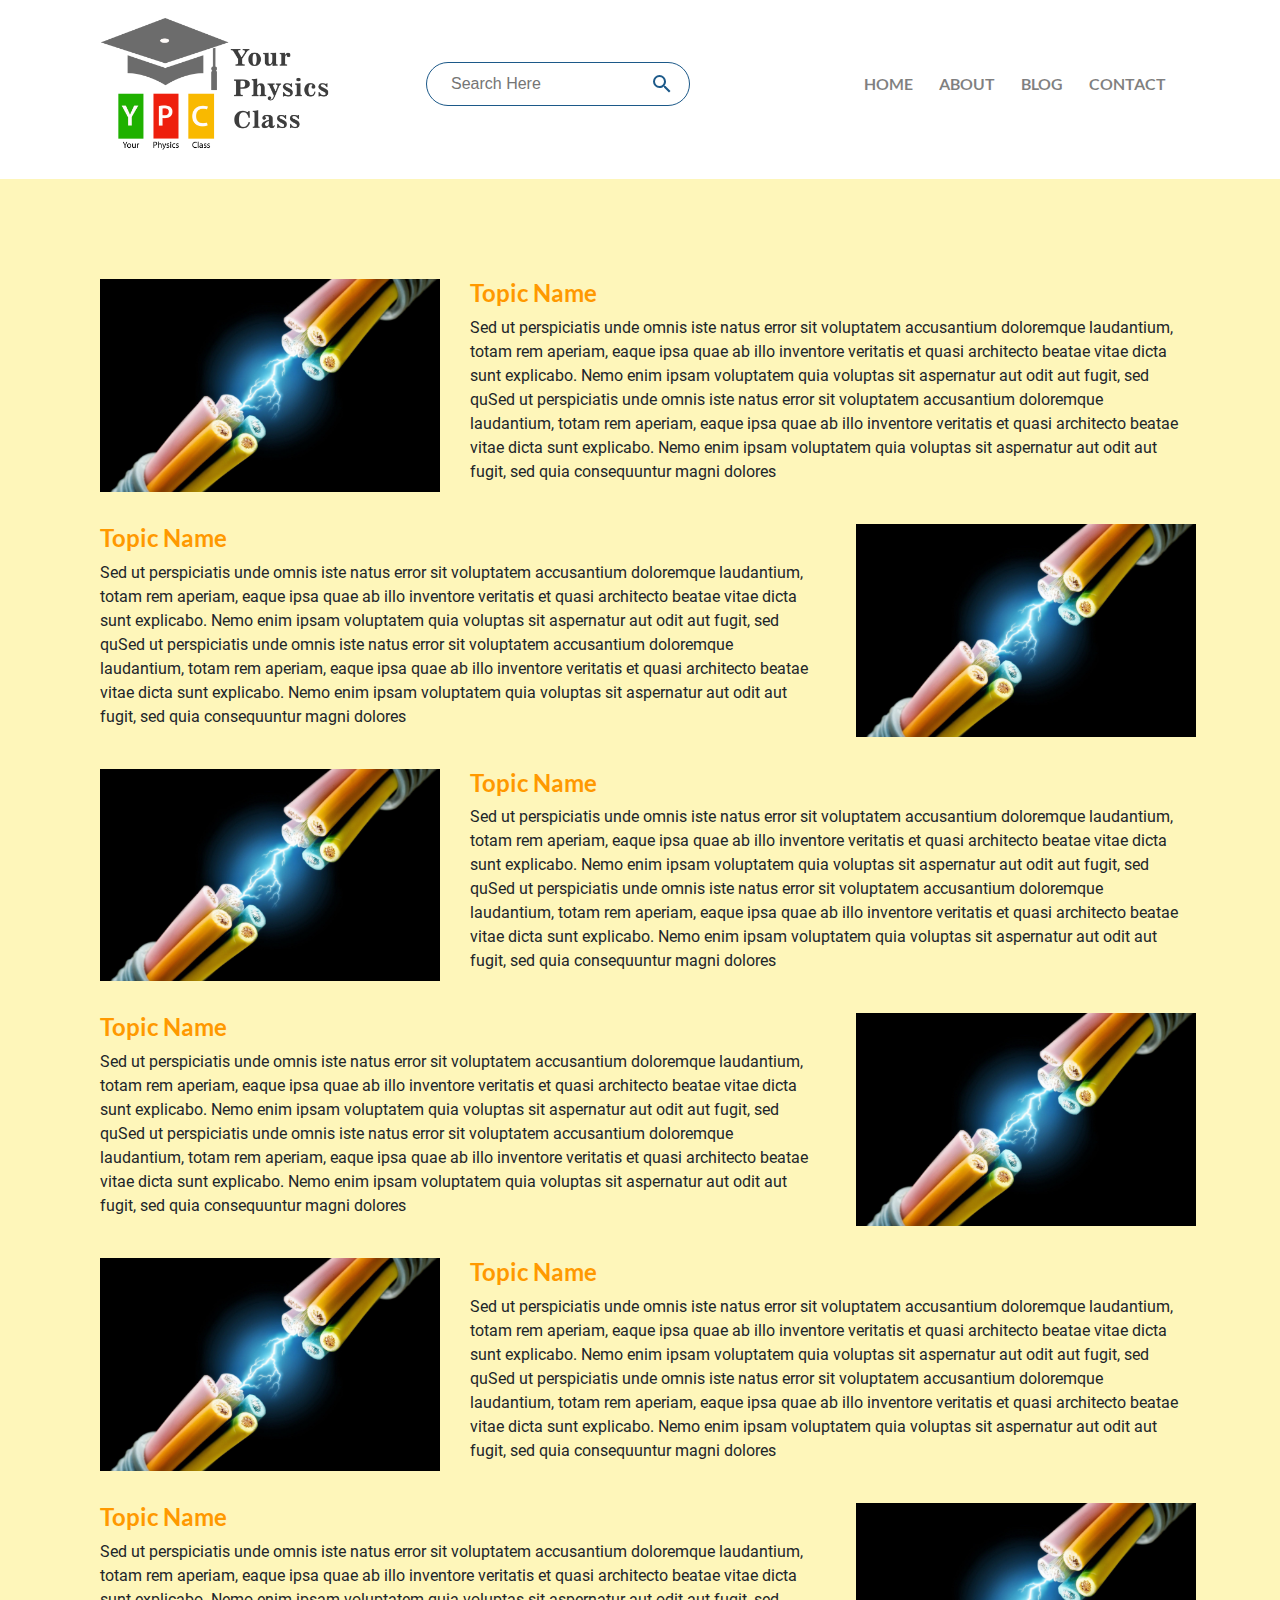
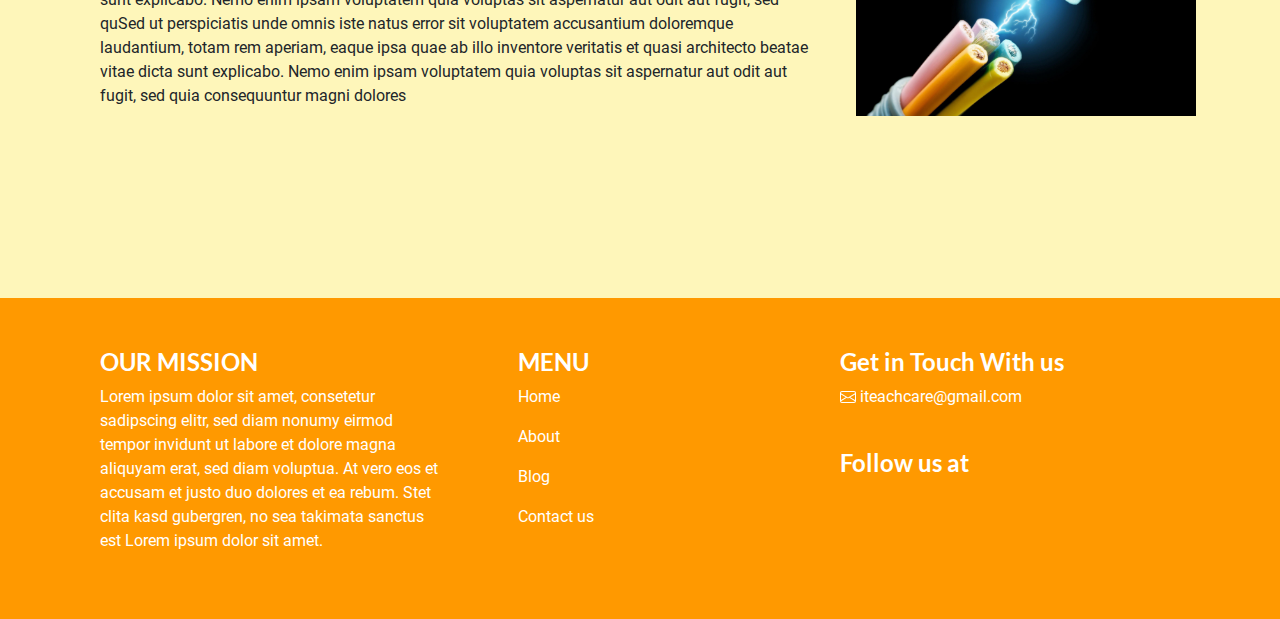
<file: topic_list.html>
<!DOCTYPE html>
<html lang="en">
<head>
	<meta charset="UTF-8">
    <meta http-equiv="X-UA-Compatible" content="IE=edge">
    <meta name="viewport" content="width=device-width, initial-scale=1.0">
    <title>blog-Topic_name</title>
     <!-- Bootstrap CSS -->

    <link rel="stylesheet" href="css/bootstrap.min.css" >
    
     <!-- font awesome css -->
    <link rel="stylesheet" href="https://use.fontawesome.com/releases/v5.15.1/css/all.css" integrity="sha384-vp86vTRFVJgpjF9jiIGPEEqYqlDwgyBgEF109VFjmqGmIY/Y4HV4d3Gp2irVfcrp" crossorigin="anonymous">
     <!-- css -->
    <link rel="stylesheet" type="text/css" href="css/style.css">	  
</head>
<body>

	<!-- header section -->
    <div class="container">
      	<div class="row">
	        <div class="col">
	          <header>
	            <nav class="navbar navbar-expand-lg navbar-light">
	            	<a class="navbar-brand" href="index.html"><img src="img/final logo.png"  class="img-fluid " alt="logo"></a>
	              	<button class="navbar-toggler" type="button" data-toggle="collapse" data-target="#navbarSupportedContent"
	                aria-controls="navbarSupportedContent" aria-expanded="false" aria-label="Toggle navigation">
	                <span class="navbar-toggler-icon"></span>
	              	</button>
		            <div class="collapse navbar-collapse" id="navbarSupportedContent">
			            <div class="input-group searchBar">
			                <input type="text" id="searchQueryInput" placeholder="Search Here"
			                  aria-label="Search Here">
			                <button id="searchQuerySubmit" type="submit" name="searchQuerySubmit">
			                  	<svg style="width:24px;height:24px;" viewBox="0 0 24 24">
			                    	<path fill="#1C5989"
			                      	d="M9.5,3A6.5,6.5 0 0,1 16,9.5C16,11.11 15.41,12.59 14.44,13.73L14.71,14H15.5L20.5,19L19,20.5L14,15.5V14.71L13.73,14.44C12.59,15.41 11.11,16 9.5,16A6.5,6.5 0 0,1 3,9.5A6.5,6.5 0 0,1 9.5,3M9.5,5C7,5 5,7 5,9.5C5,12 7,14 9.5,14C12,14 14,12 14,9.5C14,7 12,5 9.5,5Z" />
			                  	</svg>
			                </button>
			            </div>
		                <ul class="navbar-nav ml-auto">
		                  	<li class="nav-item">
		                    	<a class="nav-link" href="index.html">HOME </a>
		                  	</li>
		                  	<li class="nav-item">
		                    	<a class="nav-link" href="about.html">ABOUT</a>
		                  	</li>
		                  	<li class="nav-item">
		                    	<a class="nav-link" href="blog.html">BLOG</a>
		                  	</li>
		                  	<li class="nav-item">
		                    	<a class="nav-link" href="contact.html">CONTACT</a>
		                  	</li>
		                </ul>
		            </div>
	            </nav>
	          </header>
	        </div>
      	</div>
    </div>
    <!-- body section -->
    <section class="container-fluid topic-name-blog">
    	<div class="container"> 		
    		<div class="row mb-4">
    			<div class="col-md-4">
    				<img src="img/topic-blog.png" class="mr-3 img-fluid" alt="...">
    			</div>
    			<div class="col-md-8">
    				<h5 class="mt-0">Topic Name</h5>
    				<p>
    					Sed ut perspiciatis unde omnis iste natus error sit voluptatem accusantium doloremque laudantium, totam rem aperiam, eaque ipsa quae ab illo inventore veritatis et quasi architecto beatae vitae dicta sunt explicabo. Nemo enim ipsam voluptatem quia voluptas sit aspernatur aut odit aut fugit, sed quSed ut perspiciatis unde omnis iste natus error sit voluptatem accusantium doloremque laudantium, totam rem aperiam, eaque ipsa quae ab illo inventore veritatis et quasi architecto beatae vitae dicta sunt explicabo. Nemo enim ipsam voluptatem quia voluptas sit aspernatur aut odit aut fugit, sed quia consequuntur magni dolores
    				</p>
    			</div>
    		</div>
    		<div class="row mb-4">
    			<div class="col-md-8">
    				<h5 class="mt-0">Topic Name</h5>
    				<p>
    					Sed ut perspiciatis unde omnis iste natus error sit voluptatem accusantium doloremque laudantium, totam rem aperiam, eaque ipsa quae ab illo inventore veritatis et quasi architecto beatae vitae dicta sunt explicabo. Nemo enim ipsam voluptatem quia voluptas sit aspernatur aut odit aut fugit, sed quSed ut perspiciatis unde omnis iste natus error sit voluptatem accusantium doloremque laudantium, totam rem aperiam, eaque ipsa quae ab illo inventore veritatis et quasi architecto beatae vitae dicta sunt explicabo. Nemo enim ipsam voluptatem quia voluptas sit aspernatur aut odit aut fugit, sed quia consequuntur magni dolores
    				</p>
    			</div>
    			<div class="col-md-4">
    				<img src="img/topic-blog.png" class="ml-3 img-fluid" alt="...">
    			</div>
    		</div>
    		<div class="row mb-4">
    			<div class="col-md-4">
    				<img src="img/topic-blog.png" class="mr-3 img-fluid" alt="...">
    			</div>
    			<div class="col-md-8">
    				<h5 class="mt-0">Topic Name</h5>
    				<p>
    					Sed ut perspiciatis unde omnis iste natus error sit voluptatem accusantium doloremque laudantium, totam rem aperiam, eaque ipsa quae ab illo inventore veritatis et quasi architecto beatae vitae dicta sunt explicabo. Nemo enim ipsam voluptatem quia voluptas sit aspernatur aut odit aut fugit, sed quSed ut perspiciatis unde omnis iste natus error sit voluptatem accusantium doloremque laudantium, totam rem aperiam, eaque ipsa quae ab illo inventore veritatis et quasi architecto beatae vitae dicta sunt explicabo. Nemo enim ipsam voluptatem quia voluptas sit aspernatur aut odit aut fugit, sed quia consequuntur magni dolores
    				</p>
    			</div>
    		</div>
    		<div class="row mb-4">
    			<div class="col-md-8">
    				<h5 class="mt-0">Topic Name</h5>
    				<p>
    					Sed ut perspiciatis unde omnis iste natus error sit voluptatem accusantium doloremque laudantium, totam rem aperiam, eaque ipsa quae ab illo inventore veritatis et quasi architecto beatae vitae dicta sunt explicabo. Nemo enim ipsam voluptatem quia voluptas sit aspernatur aut odit aut fugit, sed quSed ut perspiciatis unde omnis iste natus error sit voluptatem accusantium doloremque laudantium, totam rem aperiam, eaque ipsa quae ab illo inventore veritatis et quasi architecto beatae vitae dicta sunt explicabo. Nemo enim ipsam voluptatem quia voluptas sit aspernatur aut odit aut fugit, sed quia consequuntur magni dolores
    				</p>
    			</div>
    			<div class="col-md-4">
    				<img src="img/topic-blog.png" class="ml-3 img-fluid" alt="...">
    			</div>
    		</div>
    		<div class="row mb-4">
    			<div class="col-md-4">
    				<img src="img/topic-blog.png" class="mr-3 img-fluid" alt="...">
    			</div>
    			<div class="col-md-8">
    				<h5 class="mt-0">Topic Name</h5>
    				<p>
    					Sed ut perspiciatis unde omnis iste natus error sit voluptatem accusantium doloremque laudantium, totam rem aperiam, eaque ipsa quae ab illo inventore veritatis et quasi architecto beatae vitae dicta sunt explicabo. Nemo enim ipsam voluptatem quia voluptas sit aspernatur aut odit aut fugit, sed quSed ut perspiciatis unde omnis iste natus error sit voluptatem accusantium doloremque laudantium, totam rem aperiam, eaque ipsa quae ab illo inventore veritatis et quasi architecto beatae vitae dicta sunt explicabo. Nemo enim ipsam voluptatem quia voluptas sit aspernatur aut odit aut fugit, sed quia consequuntur magni dolores
    				</p>
    			</div>
    		</div>
    		<div class="row mb-4">
    			<div class="col-md-8">
    				<h5 class="mt-0">Topic Name</h5>
    				<p>
    					Sed ut perspiciatis unde omnis iste natus error sit voluptatem accusantium doloremque laudantium, totam rem aperiam, eaque ipsa quae ab illo inventore veritatis et quasi architecto beatae vitae dicta sunt explicabo. Nemo enim ipsam voluptatem quia voluptas sit aspernatur aut odit aut fugit, sed quSed ut perspiciatis unde omnis iste natus error sit voluptatem accusantium doloremque laudantium, totam rem aperiam, eaque ipsa quae ab illo inventore veritatis et quasi architecto beatae vitae dicta sunt explicabo. Nemo enim ipsam voluptatem quia voluptas sit aspernatur aut odit aut fugit, sed quia consequuntur magni dolores
    				</p>
    			</div>
    			<div class="col-md-4">
    				<img src="img/topic-blog.png" class="ml-3 img-fluid" alt="...">
    			</div>
    		</div>
    	</div>
    </section>
    

    <!-- footer section -->
    <div class="container-fluid">
	    <section class="foot">
	        <div class="container">
	          <footer>
	            <div class="row text-white">
	              <div class="col-md-4 ">
	                <h3>OUR MISSION</h3>
	                <p>
	                  Lorem ipsum dolor sit amet, consetetur sadipscing elitr, sed diam nonumy eirmod tempor invidunt ut labore et
	                  dolore
	                  magna aliquyam erat, sed diam voluptua. At vero eos et accusam et justo duo dolores et ea rebum. Stet clita
	                  kasd
	                  gubergren, no sea takimata sanctus est Lorem ipsum dolor sit amet.
	                </p>
	              </div>
	              <div class="col-md-4">
	                <h3 class="ml-5 mar_lft">MENU</h3>
	                <p class="ml-5 mar_lft"><a href="index.html" class="text-white text-decoration-none">Home</a></p>
	                <p class="ml-5 mar_lft"><a href="about.html" class="text-white text-decoration-none">About</a></p>
	                <p class="ml-5 mar_lft"><a href="blog.html" class="text-white text-decoration-none">Blog</a></p>
	                <p class="ml-5 mar_lft"><a href="contact.html" class="text-white text-decoration-none">Contact us</a></p>
	              </div>
	              <div class="col-md-4 social_icon_index">
	                <h3>Get in Touch With us</h3>
	                <p><span><svg xmlns="http://www.w3.org/2000/svg" width="16" height="16" fill="currentColor"
	                      class="bi bi-envelope" viewBox="0 0 16 16">
	                      <path
	                        d="M0 4a2 2 0 0 1 2-2h12a2 2 0 0 1 2 2v8a2 2 0 0 1-2 2H2a2 2 0 0 1-2-2V4zm2-1a1 1 0 0 0-1 1v.217l7 4.2 7-4.2V4a1 1 0 0 0-1-1H2zm13 2.383-4.758 2.855L15 11.114v-5.73zm-.034 6.878L9.271 8.82 8 9.583 6.728 8.82l-5.694 3.44A1 1 0 0 0 2 13h12a1 1 0 0 0 .966-.739zM1 11.114l4.758-2.876L1 5.383v5.73z" />
	                    </svg></span> iteachcare@gmail.com
	                </p>
	                <h3 class="pt-4">Follow us at</h3>
	                <p>
	                  <a href=""><i class="fab fa-twitter fa-2x mr-2 " style="color:#0A8DC9"></i></a>
	                  <a href=""><i class="fab fa-instagram fa-2x mr-2" style="color:#f81f43"></i></a>
	                  <a href=""><i class="fab fa-facebook fa-2x mr-2" style="color:#3B5998"></i></a>
	                  <a href=""><i class="fab fa-youtube fa-2x" style="color:#FF0000"></i></a>
	                </p>
	              </div>
	        
	            </div>
	          </footer>
	        </div>
	    </section>
    </div>

	<!-- Option 1: jQuery and Bootstrap Bundle (includes Popper) -->
    <script src="js/bootstrap.bundle.min.js" ></script>
    <!-- JS Script -->
 	<script src="js/jquery-3.6.0.min.js"></script>
</body>
</html>
</file>
<file: css/style.css>
/*Generic Css*/
.container-fluid, .container-fluid .row, .container-fluid .row .col{padding: 0; margin: 0;} 

h3{font-family: Lato-Black; font-size: 2rem;}
h4{font-family:BioSans-Regular; font-size: 1.75rem; text-decoration: underline solid #F9B900 5px; text-underline-offset: 8px;}
h5{font-family:BioSansBold; font-size: 1.5rem; color: #262261;}
h6{font-family:BioSansBold; font-size: 1.25rem; color: #BC1608;}
p{font-size: 1rem; font-family: Roboto-Regular;}
/*Font-Face*/
@font-face{src:url(../fonts/aAreaKilometer50.otf); font-family:area;}
@font-face{src:url(../fonts/Lato-Black.ttf); font-family:Lato-Black;}
@font-face{src:url(../fonts/Lato-Bold.ttf); font-family:Lato-Bold;}
@font-face{src:url(../fonts/Flatit-BioSans-Regular.otf); font-family:BioSans-Regular;}
@font-face{src:url(../fonts/Flat-BioSansBold.otf); font-family:BioSansBold;}
@font-face{src:url(../fonts/Roboto-Regular.ttf); font-family:Roboto-Regular;}
@font-face{src:url(../fonts/ArchivoBlack-Regular.ttf); font-family:ArchivoBlack;}
/*base Css*/
/* header section */
/*navigation bar*/
header{padding: 5px 0 16px;}
.navbar-brand{padding-right: 80px;}
/*nav bar hover effect*/
.navbar-toggler-icon{background-image:url("data:image/svg+xml,%3csvg xmlns='http://www.w3.org/2000/svg' width='30' height='30' viewBox='0 0 30 30'%3e%3cpath stroke='rgba(255,51,11, 0.8)'  stroke-linecap='round' stroke-miterlimit='10' stroke-width='2' d='M4 7h22M4 15h22M4 23h22'/%3e%3c/svg%3e") !important;}
.navbar-light .navbar-toggler {color: #ee1f0d;background-color: #f9b900;border: 2px solid #1fb100;}
.navbar-nav .nav-item{padding: 0 5px;font-family:Lato-Bold;}
.navbar-nav .nav-item .nav-link:hover{background-color:#EE4036;color:white;border-radius: 26px; }
.searchBar {width: 35%;display: flex;flex-direction: row;align-items: center;}
#searchQueryInput {width: 100%;height: 2.8rem;background: #fff;outline: none; border: 1px solid #1C5989;border-radius: 1.625rem;padding: 0 3.5rem 0 1.5rem;font-size: 1rem;}
#searchQuerySubmit {width: 3.5rem;height: 2.8rem;margin-left: -3.5rem;background: none;border: none;outline: none;}
#searchQuerySubmit:hover {cursor: pointer;}
/*index page*/
.text-right a {border-radius: 10px!important;}
.text-right a:hover {background-color: #262261;color: #F9F9F9;}
.videos h3, .class11 h4, .class12 h4, .jee h4{color: #BB403B;}
/*videos sec*/
.videos{padding: 60px 0 0px; }
.card{box-shadow: 0px 3px 10px rgba(0, 0, 0, 0.4);}
.card-body{padding: 20px 25px;}
.videos h3{ text-decoration: underline solid #F9B900 5px; text-underline-offset: 12px; margin-bottom: 58px;}
.videos a{font-family: Lato-Black; font-size: 1.0625rem;}
.class11{background-color: #F9E8CB; padding: 20px 0; }
.btn-bg{background-color: #FF9900; color: white; padding: 8px 25px; font-family:Lato-Bold;}
.btn-bg-pdf{background-color: #FAF4C0; color: #BB403B; padding: 12px;font-family:Lato-Bold;}
.btn-bg-pdf:hover{background-color: #BB403B; color: #FAF4C0;}
.class12{background-color: #FFFCE8; padding: 32px 0 20px;}
.jee{background-color: #F9E8CB; padding: 20px 0; margin-top: 58px;}
/*youtube sec*/
.youtube{background-color: #BC1608; padding: 85px 0 50px; color: white;}
.youtube h3{margin-bottom: 18px;}
.youtube .btn{font-size: 1.25rem; font-family: Lato-Bold; background-color: #FAF4C0; border-radius: 10px; color: #BB403B; margin-top: 10px;}
.youtube .btn:hover{ background-color: #6B0C04; color: #FAF4C0;}

/*Blog Sec*/
.blog{background-color: #FEF6BA; padding: 75px 0 65px;}
.blog .media{margin-bottom: 40px; padding: 10px 0;}
.blog .media img{height: 180px;}
.blog .media-mar{margin-top: 70px;}
.blog .media .media-body{margin-left: 24px; border-right: 3px solid #BC1608;}
.txt-blue{color:#262261; }
.blod-sec-undrline{color: #BB403B;text-decoration: underline solid #D36F42 4px; text-underline-offset: 10px;}
/*success sec*/
.cir{width: 200px;height: 200px;border-radius: 50%;position: relative;}
.sub{background-color: #BC1608;}
.like{background-color: #1FB100;}
.view{background-color: #F9B900;}
.small_cir{width: 142px;height: 142px;border-radius: 50%;position: absolute;top: 50%;left: 50%;transform: translate(-50%, -50%);background-color: #fff;}
.small_cir img{position: absolute;top: 50%;left: 50%;transform: translate(-50%, -50%);}
.success{background-color: #FCF8F1; padding: 65px 0 50px; color: black;}
.success h3{text-decoration: underline solid #F9B900 5px; text-underline-offset: 18px; color: #BC1608;}
.success p{font-family:BioSansBold; font-size: 1.25rem;}
.success .suc-mar{margin-bottom: 75px;}
@import url("https://fonts.googleapis.com/css2?family=Roboto+Mono&display=swap");

* {box-sizing: border-box;}
.counter-container {display: flex;flex-direction: column;justify-content: center;text-align: center;margin: 5px 10px;}
.counter {font-family:Lato-Bold;font-size: 2.25rem; margin-top: 10px;}

/*links*/
.links{background-color: #BC1608; color: white; padding: 50px 0;}
.links h3{text-decoration: underline solid #F9B900 5px; text-underline-offset: 8px;}
.links a{text-decoration: none; color: white; font-size: 0.875rem; font-family:Roboto-Regular; }
.links span{font-size: 1.25rem;; font-family:Lato-Bold; }
.links .link-mar{margin-top: 40px;}

/*blog-topic blub page*/
.topic_sec{background-color: #FEF6BA;padding: 50px 0 200px;}
.topic_sec h2{color: #BC1608;font-family:ArchivoBlack;}

/*blog topic names section page*/
.topic-name-blog{background-color: #FEF6BA;padding: 100px 0 150px;}
.topic-name-blog h5{color: #FF9900;font-family:Lato-Bold;}
.topic-name-blog p,.topic_sec p{font-family:Roboto-Regular;}

/* footer section */
.foot{background-color: #FF9900;padding: 50px 0;}
/* .foot .social_icon_index p a i{ background-color:none;} */
.foot h3{font-size: 1.5rem; font-family: Lato-Bold;}
.foot .social_icon_index p a i:hover{ text-shadow: 4px 4px 4px rgb(56, 56, 56, 0.7);}

/* about section */
.about_sec{background: #FEF6BA; padding: 200px 0 50px;}
.red_box{background: #BC1608;width: 597px;height: 422px;position: relative;top: 6px; right: 62px;}
.red_box h1{position: relative;bottom: 73px; left: 530px;font-size: 3.5rem; font-family:area;}
.red_box h1 span{color: #FF9900;}
.red_box h3{font-family:Lato-Bold; position: relative; top: 190px; right: 90px;}
.image_sec img{width: 362px;height: 399px;position: relative;bottom: 295px;left: 80px;}

/* contact section */
.contact_sec{padding: 80px 0 40px;}
.cont_form{background-color: #FEF6BA;padding: 100px 0;}
.cont_form h1{position: relative;bottom: 128px;left: 205px;}
.social_icon{background-color: #F8AF43;position: relative;}
.red-box{width: 500px;height: 370px;padding: 50px 0;background-color: red;position: absolute;right: 0;top: 20%;}

/*media query*/

@media screen and (max-width: 991px) {	
	.navbar-nav .nav-item .nav-link:hover{text-align: center;}
	.pkt-mar{margin-bottom: 25px;}
	.card{border: none; width: 300px;}
	.cont_form_icon{padding: 300px 0;}
	/*.cont_form_icon span{text-align:left;}*/
	.red-box{width:400px;height: 300px;padding: 50px 0;position: absolute;top: 10%;}
	.red_box{width: 380px;height: 300px;position: relative;top: 6px; right: 0;}
	.red_box h1{position: relative;bottom: 55px; left: 313px;font-size: 3rem;}
	.image_sec img{width: 200px;height: 300px;position: relative;bottom: 295px;left: 80px;}
	.red_box h3{position: relative; top: 90px; right: 30px;font-size: 1.5rem;}	

}
@media screen and (max-width: 767px) {
	h3{font-size: 1.7rem;}
	h4{font-size: 1.35rem;}
	h5{font-size: 1.25rem;}
	h6{font-size: 1.05rem;}
	p{font-size: 0.85rem;}
	.searchBar {margin: 8px 0;}
	.videos a{font-size: 0.9rem;}
	.youtube .btn{font-size: 1rem;}
	.blog .media img{width: 100px;}
	.foot h3{font-size: 1.25rem;}
	.text-right a{font-size: 0.625rem;}
	.topic-name-blog img{margin:0px; text-align: center;}
	.ml-5, .mx-5 { margin-left: 0rem!important;}
	

}
@media screen and (max-width: 575px) {
	h3{font-size: 1.3rem;}
	h4{font-size: 1.2rem;text-decoration: underline solid #F9B900 3px;}
	h5{font-size: 1.1rem;}
	h6{font-size: 0.9rem;}
	p{font-size: 0.7rem;}
	.searchBar {margin: 8px 0;}
	.videos a{font-size: 0.7rem;}
	.videos h3{ text-decoration: underline solid #F9B900 3px; text-underline-offset: 10px; margin-bottom: 40px;}
	.youtube .btn{font-size: 0.8rem;}
	.blog .media img{width: 100px;}
	.foot h3{font-size: 1rem;}
	.navbar-light .navbar-toggler{padding: .40rem .60rem;font-size: 1rem;}
	.navbar-light .navbar-toggler-icon{width: 1rem;height: 1rem;}
	/*.mar_lft{margin-left: 0;}*/
	.ml-5, .mx-5 { margin-left: 0rem!important;}
</file>
<file: css/counter.css>
@import url("https://fonts.googleapis.com/css2?family=Roboto+Mono&display=swap");

* {
  box-sizing: border-box;
}

body {
  background-color: #8e44ad;
  color: #fff;
  font-family: "Roboto Mono", sans-serif;
  display: flex;
  align-items: center;
  justify-content: center;
  height: 100vh;
  overflow: hidden;
  margin: 0;
}

.counter-container {
  display: flex;
  flex-direction: column;
  justify-content: center;
  text-align: center;
  margin: 30px 50px;
}

.counter {
  font-size: 60px;
  margin-top: 10px;
}

@media (max-width: 580px) {
  body {
    flex-direction: column;
  }
}
</file>
